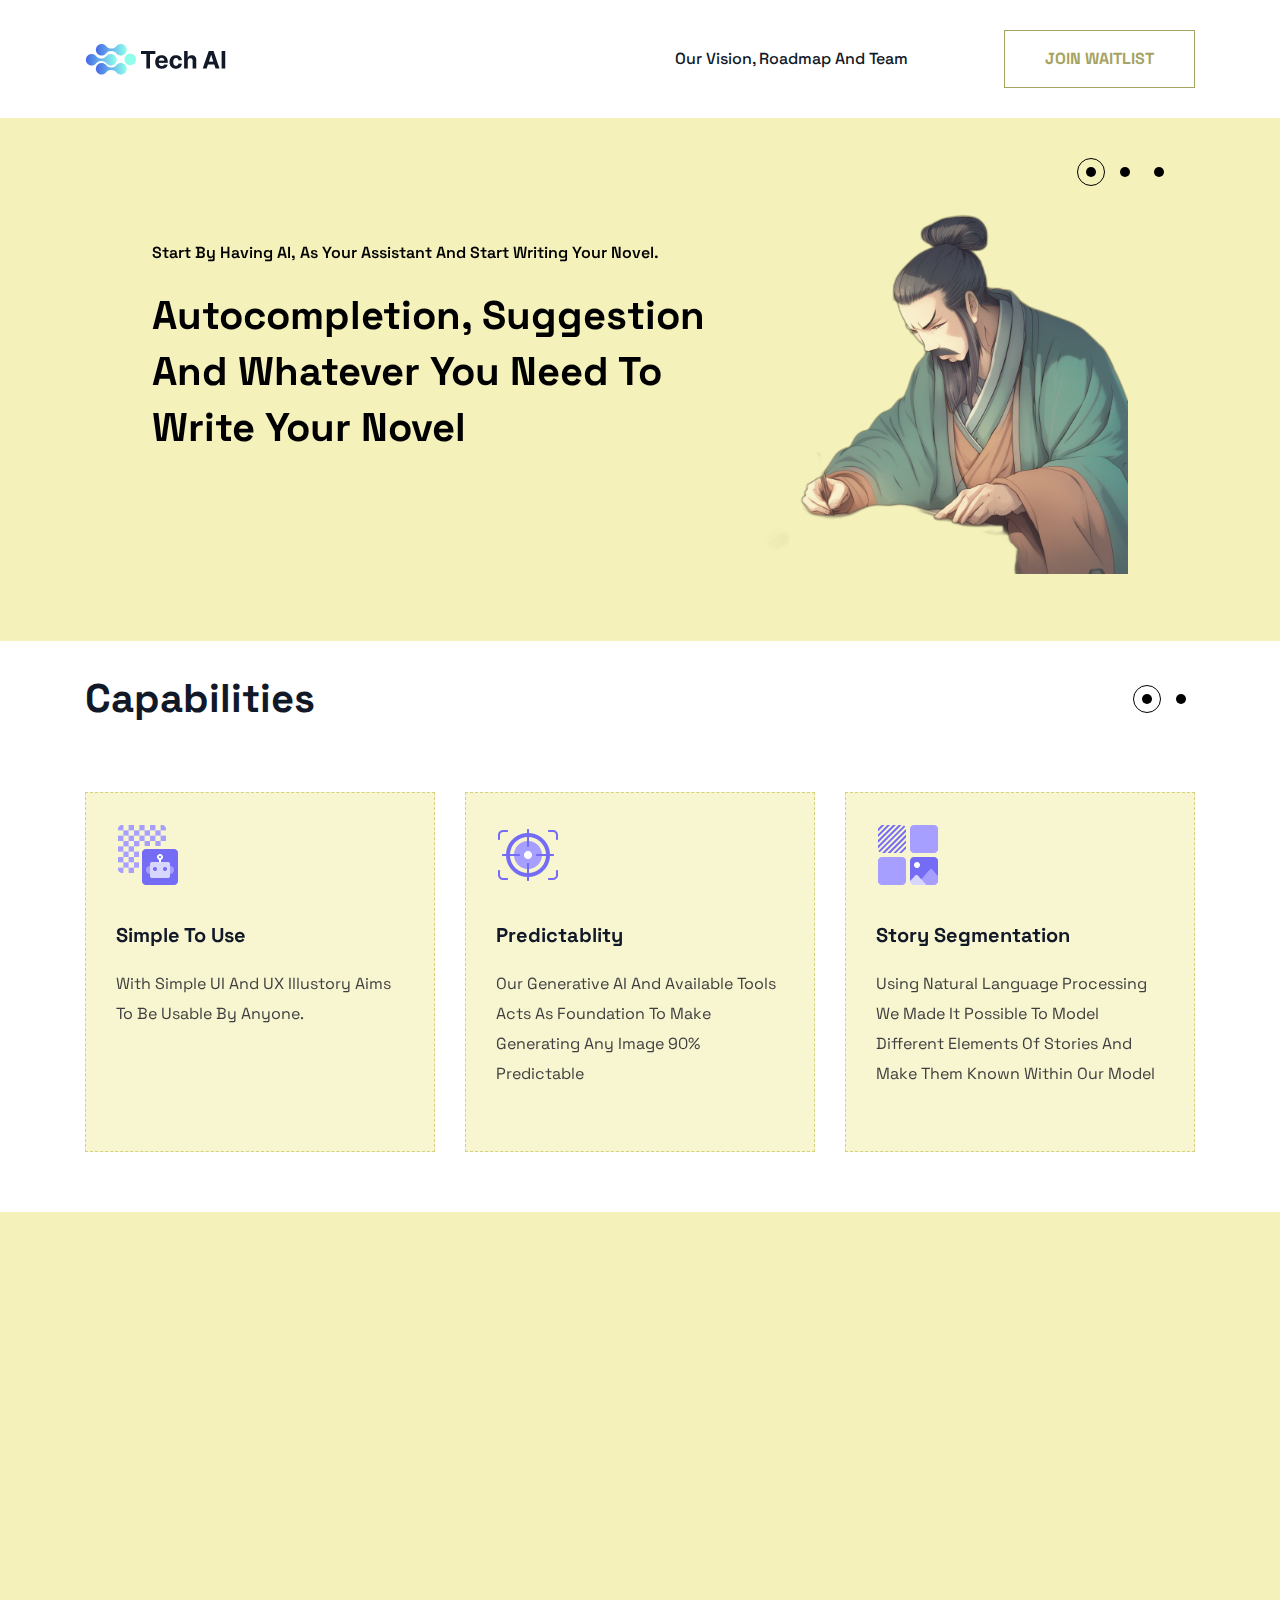
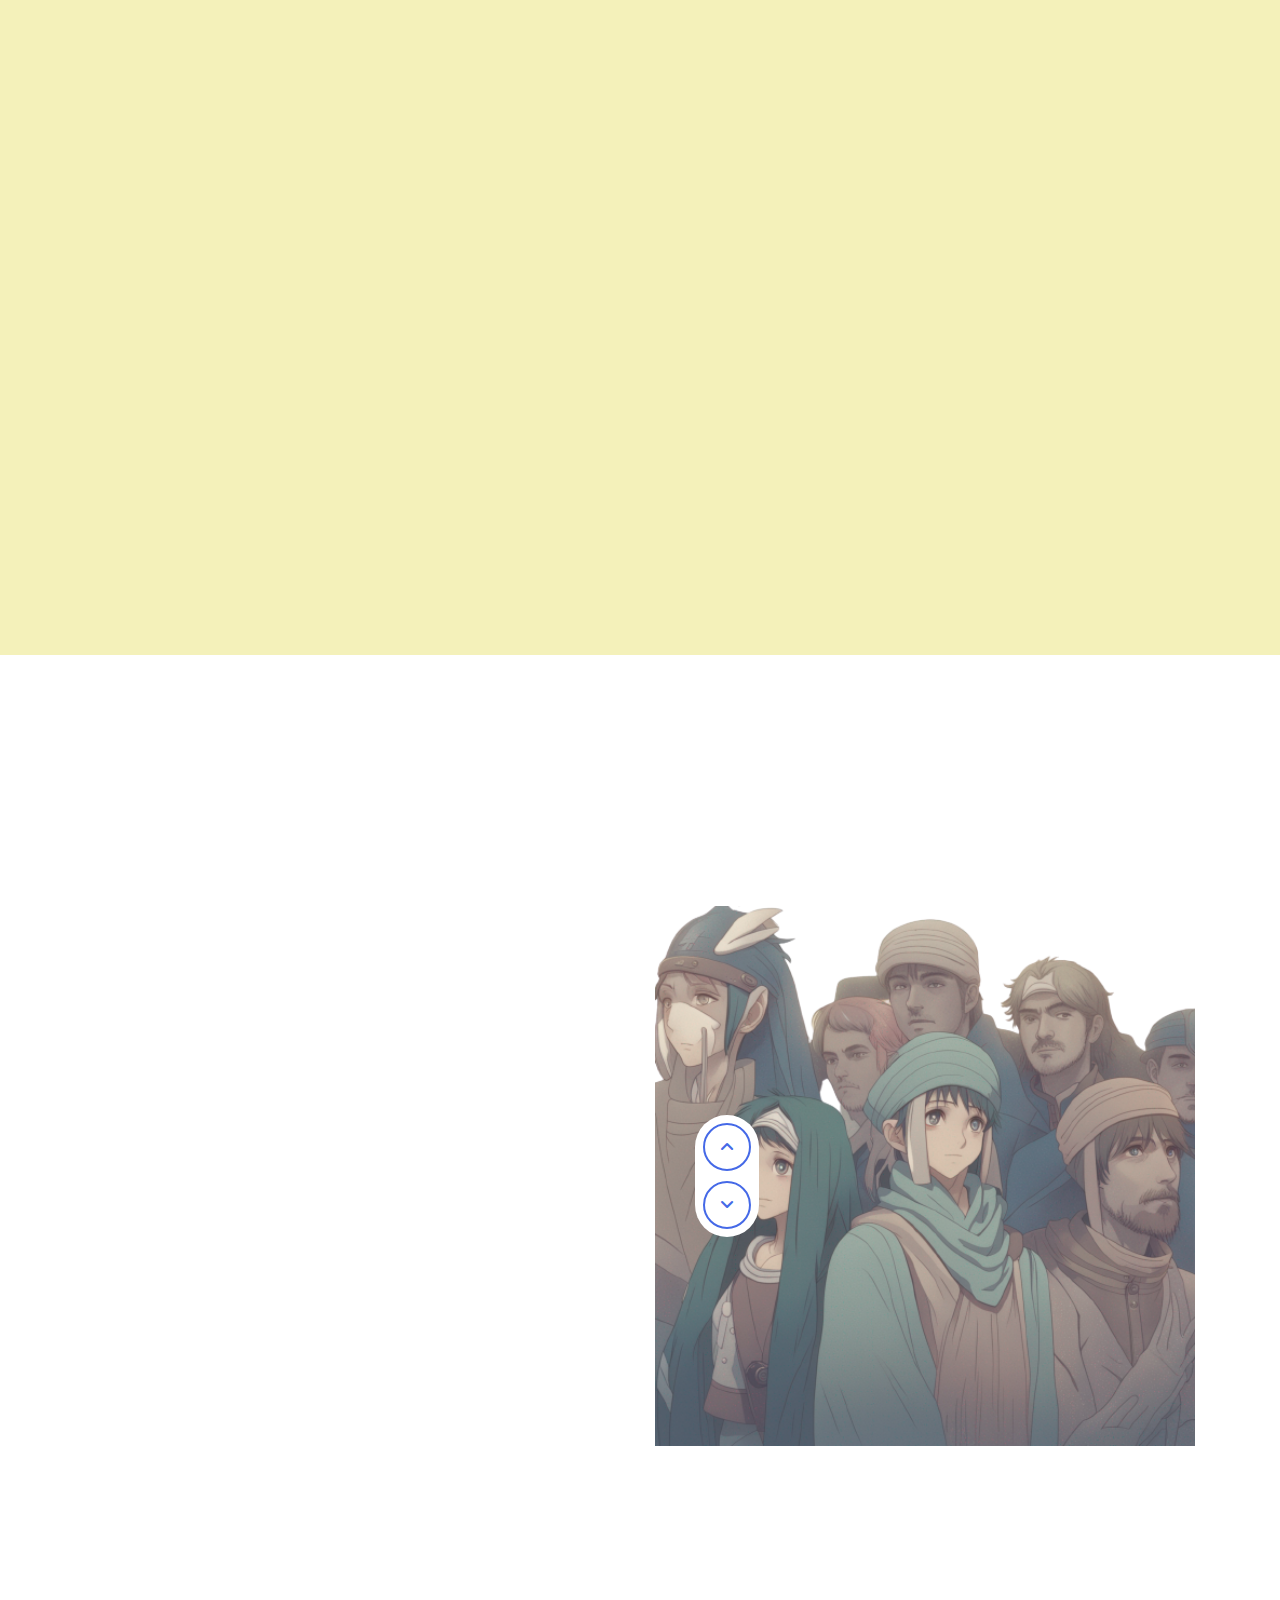
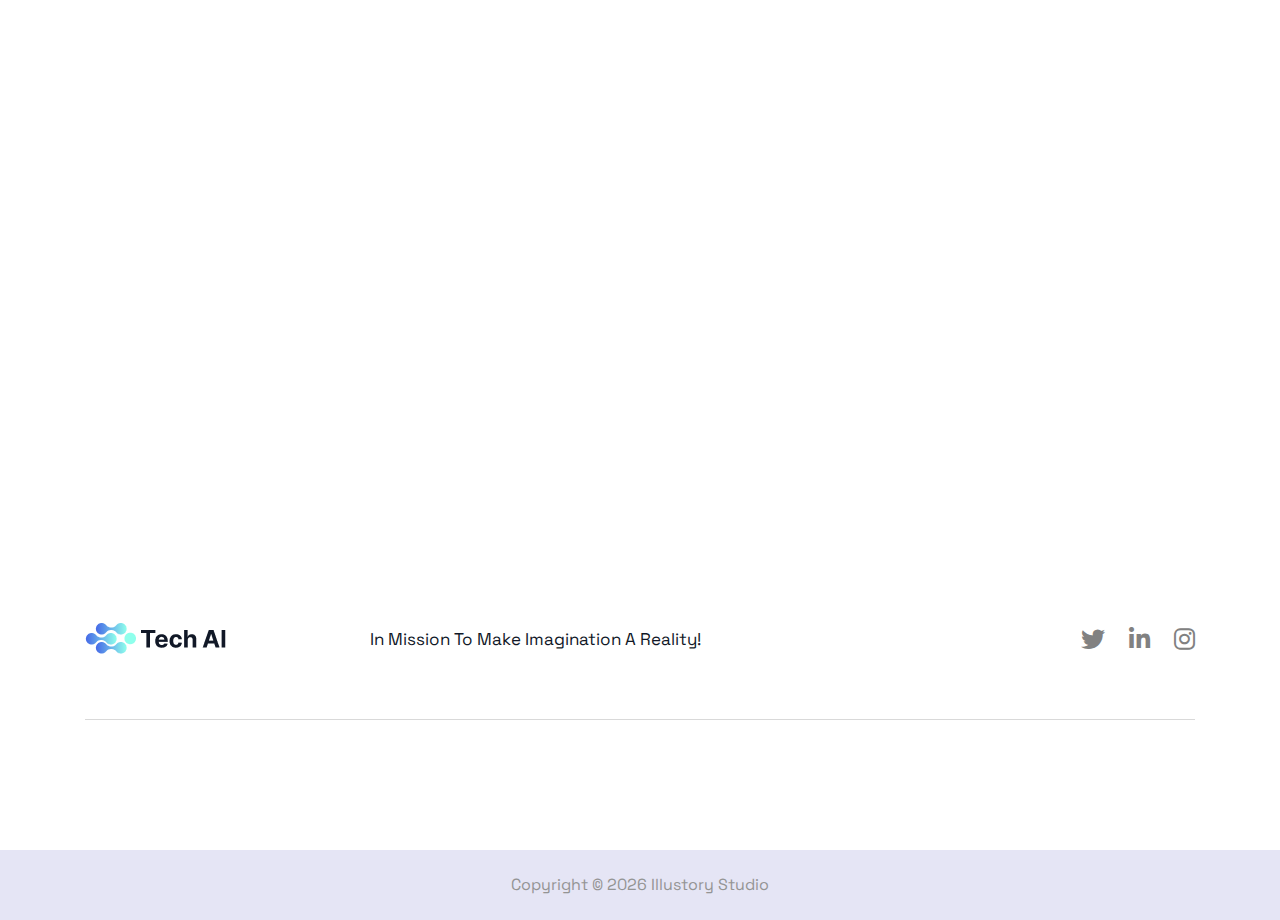
<file: index.html>
<!DOCTYPE html>
<html lang="en">
  <head>
    <!-- required meta -->
    <meta charset="UTF-8" />
    <meta http-equiv="X-UA-Compatible" content="IE=edge" />
    <meta name="viewport" content="width=device-width, initial-scale=1.0" />
    <!-- #favicon -->
    <link
      rel="shortcut icon"
      href="assets/images/favicon.png"
      type="image/x-icon"
    />
    <!-- #title -->
    <title>Illustory Studio | Turn Every Novelist Into An Artist</title>
    <!-- #keywords -->
    <meta name="keywords" content="(keywords)" />
    <!-- #description -->
    <meta name="description" content="AI Toolkit HTML5 Template" />
    <!-- ==== css dependencies start ==== -->
    <!-- bootstrap five css -->
    <link
      rel="stylesheet"
      href="assets/vendor/bootstrap/css/bootstrap.min.css"
    />
    <!-- font awesome six css -->
    <link rel="stylesheet" href="assets/vendor/font-awesome/css/all.min.css" />
    <!-- custom icon css -->
    <link rel="stylesheet" href="assets/vendor/glyphter/css/Glyphter.css" />
    <!-- nice select css -->
    <link
      rel="stylesheet"
      href="assets/vendor/nice-select/css/nice-select.css"
    />
    <!-- magnific popup css -->
    <link
      rel="stylesheet"
      href="assets/vendor/magnific-popup/css/magnific-popup.css"
    />
    <!-- slick css -->
    <link rel="stylesheet" href="assets/vendor/slick/css/slick.css" />
    <!-- animate css -->
    <link rel="stylesheet" href="assets/vendor/animate/animate.css" />
    <!-- google font source -->
    <link rel="preconnect" href="https://fonts.googleapis.com/" />
    <link rel="preconnect" href="https://fonts.gstatic.com/" crossorigin />
    <link
      href="https://fonts.googleapis.com/css2?family=Space+Grotesk:wght@300;400;500;600;700&amp;display=swap"
      rel="stylesheet"
    />
    <!-- ==== / css dependencies end ==== -->
    <!-- main css -->
    <link rel="stylesheet" href="assets/css/main.css" />
  </head>
  <body>
    <!-- preloader -->
    <div id="preloader">
      <div id="loader"></div>
    </div>
    <!-- ==== page wrapper start ==== -->
    <div class="my-app home-three-light">
      <!-- ==== header start ==== -->
      <header class="header header--light">
        <div class="container">
          <div class="row">
            <div class="col-lg-12">
              <nav class="nav">
                <div class="nav__content">
                  <div class="nav__logo">
                    <a href="index.html">
                      <img src="assets/images/logo.png" alt="Logo" />
                    </a>
                  </div>
                  <div class="nav__menu">
                    <div class="nav__menu-logo d-flex d-xl-none">
                      <a href="index.html" class="text-center hide-nav">
                        <img src="assets/images/logo.png" alt="Logo" />
                      </a>
                      <button
                        aria-label="close the menu"
                        class="nav__menu-close"
                      >
                        <i class="fa-solid fa-xmark"></i>
                      </button>
                    </div>
                    <ul class="nav__menu-items">
                      <li class="nav__menu-item">
                        <a href="Roadmap.html" class="nav__menu-link hide-nav">
                          Our Vision, Roadmap And Team
                        </a>
                      </li>
                      <li class="nav__menu-item d-block d-md-none">
                        <a href="register.html" class="btn btn--secondary">
                          JOIN WAITLIST
                        </a>
                      </li>
                    </ul>
                  </div>
                  <div class="nav__uncollapsed">
                    <div class="nav__uncollapsed-item d-none d-md-flex">
                      <a href="register.html" class="btn btn--secondary">
                        JOIN WAITLIST
                      </a>
                    </div>
                    <button class="nav__bar d-block d-xl-none">
                      <span class="icon-bar top-bar"></span>
                      <span class="icon-bar middle-bar"></span>
                      <span class="icon-bar bottom-bar"></span>
                    </button>
                  </div>
                </div>
              </nav>
            </div>
          </div>
        </div>
        <div class="backdrop"></div>
      </header>
      <!-- ==== / header end ==== -->

      <!-- ==== banner start ==== -->
      <section class="banner-three bg-img">
        <div class="container-fluid">
          <div class="container">
            <div class="row">
              <div class="col-12">
                <div
                  class="banner-three__inner bg-img wow fadeInUp"
                  data-wow-duration="600ms"
                  data-wow-delay="300ms"
                >
                  <div class="banner-three-slider">
                    <div class="banner-three__single">
                      <div class="row items-gap align-items-center">
                        <div class="col-12 col-xl-7">
                          <div class="banner-three__content">
                            <p>
                              Start by Having AI, as your assistant and start
                              writing your novel.
                            </p>
                            <h1 class="h2-light">
                              Autocompletion, Suggestion and whatever you need
                              to write your novel
                            </h1>
                            <div class="section__content-cta"></div>
                          </div>
                        </div>
                        <div class="col-12 col-xl-5">
                          <div class="banner-three__thumb">
                            <img src="assets/writer.png" alt="Image" />
                          </div>
                        </div>
                      </div>
                    </div>
                    <div class="banner-three__single">
                      <div class="row items-gap align-items-center">
                        <div class="col-12 col-xl-7">
                          <div class="banner-three__content">
                            <p>
                              To Drawing and Generating your imagined scenes.
                              With any Style You Want including comics, manga,
                              webtoons and more
                            </p>
                            <h1 class="h2-light">
                              Using our predictable AI Generate, Inhance or Even
                              Draw Images Of Your Graphical Novels ..
                            </h1>
                          </div>
                        </div>
                        <div class="col-12 col-xl-5">
                          <div class="banner-three__thumb">
                            <img src="assets/artist.png" alt="Image" />
                          </div>
                        </div>
                      </div>
                    </div>
                    <div class="banner-three__single">
                      <div class="row items-gap align-items-center">
                        <div class="col-12 col-xl-7">
                          <div class="banner-three__content">
                            <p>
                              And Soon You Can Turn Your Novel Or Graphical
                              Novel Into 2D or 3D Animations.
                            </p>
                            <h1 class="h2-light">
                              Apply Motion Using AI With Your Supervision And
                              Export Videos Of Your Animations
                            </h1>
                          </div>
                        </div>
                        <div class="col-12 col-xl-5">
                          <div class="banner-three__thumb">
                            <img src="assets/vr.png" alt="Image" />
                          </div>
                        </div>
                      </div>
                    </div>
                  </div>
                  <div class="cmn-pagination banner-three-pagination"></div>
                </div>
              </div>
            </div>
          </div>
        </div>
      </section>
      <!-- ==== / banner end ==== -->

      <!-- ==== eraser start ==== -->
      <section class="section_in eraser pb-0">
        <div class="container">
          <div class="row justify-content-center">
            <div class="col-12">
              <div class="section__header--secondary">
                <div class="row align-items-center items-gap">
                  <div class="col-12 col-lg-8 col-xl-6">
                    <h2
                      class="h2 wow fadeInUp"
                      data-wow-duration="600ms"
                      data-wow-delay="300ms"
                    >
                      Capabilities
                    </h2>
                  </div>
                  <div class="col-12 col-lg-4 col-xl-6">
                    <div
                      class="cmn-pagination cmn-paginaiton-light eraser-pagination"
                    ></div>
                  </div>
                </div>
              </div>
            </div>
          </div>
          <div class="row">
            <div class="col-12">
              <div class="eraser__slider">
                <div class="eraser__slider-item">
                  <div class="thumb">
                    <img src="assets/images/eraser/one.png" alt="Image" />
                  </div>
                  <div class="content">
                    <h5 class="h5">Simple to Use</h5>
                    <p>
                      With Simple UI And UX Illustory Aims To Be Usable By
                      Anyone.
                    </p>
                  </div>
                </div>
                <div class="eraser__slider-item">
                  <div class="thumb">
                    <img src="assets/images/eraser/two.png" alt="Image" />
                  </div>
                  <div class="content">
                    <h5 class="h5">Predictablity</h5>
                    <p>
                      Our Generative AI And Available Tools Acts As Foundation
                      To Make Generating Any Image 90% Predictable
                    </p>
                  </div>
                </div>
                <div class="eraser__slider-item">
                  <div class="thumb">
                    <img src="assets/images/eraser/three.png" alt="Image" />
                  </div>
                  <div class="content">
                    <h5 class="h5">Story Segmentation</h5>
                    <p>
                      Using Natural Language Processing We Made It Possible To
                      Model Different Elements Of Stories And Make Them Known
                      Within Our Model
                    </p>
                  </div>
                </div>
                <div class="eraser__slider-item">
                  <div class="thumb">
                    <img src="assets/images/eraser/four.png" alt="Image" />
                  </div>
                  <div class="content">
                    <h5 class="h5">Share Easily</h5>
                    <p>
                      Export With Any Format PDF, PNG, PHOTOSHOP And more...
                    </p>
                  </div>
                </div>
              </div>
            </div>
          </div>
        </div>
      </section>
      <!-- ==== eraser end ==== -->

      <!-- ==== workflow start ==== -->
      <section class="section workflow bg-img">
        <div class="container mt-5">
          <div class="row items-gap align-items-center">
            <div class="col-12 col-lg-6">
              <div
                class="workflow__thumb wow fadeInUp"
                data-wow-duration="600ms"
                data-wow-delay="300ms"
              >
                <div class="thumb-top">
                  <img src="assets/leader.png" alt="Image" />
                </div>
              </div>
            </div>
            <div class="col-12 col-lg-6">
              <div
                class="workflow__content section__content m-0 wow fadeInUp"
                data-wow-duration="600ms"
                data-wow-delay="600ms"
              >
                <h2 class="h2">A New Era Of Story Visulization</h2>
                <div class="paragraph">
                  <p class="fw-6">
                    Illustory Aims To Be The First Story Visulization Platform
                    That Uses AI As It's Core
                  </p>
                  <p>
                    Powered with Generative AI and Natural Language Segmentation
                    Illustory acts as an assistant to novelists and artists to
                    reduce time and cost involved within the process of
                    Visulization of a story
                  </p>
                </div>
              </div>
            </div>
          </div>
        </div>
      </section>
      <!-- ==== / workflow end ==== -->

      <!-- ==== testimonial start ==== -->
      <section class="section testimonial-three review review-light">
        <div class="container">
          <div class="row">
            <div class="col-12">
              <div
                class="section__header wow fadeInUp"
                data-wow-duration="600ms"
                data-wow-delay="300ms"
              >
                <h2 class="h2">our Customer Reviews</h2>
              </div>
            </div>
          </div>
          <div class="row items-gap align-items-center">
            <div class="col-12 col-lg-6">
              <div class="testimonial-three__slider">
                <div
                  class="review__single wow fadeInUp"
                  data-wow-duration="600ms"
                  data-wow-delay="600ms"
                >
                  <div class="review-head">
                    <div class="review__icons">
                      <i class="fa-solid fa-star"></i>
                      <i class="fa-solid fa-star"></i>
                      <i class="fa-solid fa-star"></i>
                      <i class="fa-solid fa-star"></i>
                      <i class="fa-solid fa-star"></i>
                    </div>
                  </div>
                  <div class="review-content">
                    <p class="fw-7">
                      I've used illustory to generate multiple stories and it's
                      facinating how much time i can save using illustory.
                    </p>
                  </div>
                  <div class="review-meta">
                    <div class="thumb">
                      <img src="assets/images/review/three.png" alt="Image" />
                    </div>
                    <div class="content">
                      <p class="h6">Emad Fanaeian</p>
                      <p>CEO, illustory</p>
                    </div>
                  </div>
                </div>
              </div>
            </div>
            <div class="col-12 col-lg-6">
              <div class="testimonial-three-thumb">
                <img src="assets/people.png" alt="Image" />
                <div class="testimonial-switch">
                  <button
                    class="prev-testimonial-three"
                    aria-label="previous slider"
                  >
                    <i class="fa-solid fa-angle-up"></i>
                  </button>
                  <button
                    class="next-testimonial-three"
                    aria-label="next slider"
                  >
                    <i class="fa-solid fa-angle-down"></i>
                  </button>
                </div>
              </div>
            </div>
          </div>
        </div>
      </section>
      <!-- ==== / testimonial end ==== -->
      <!-- ==== update cta start ==== -->
      <section class="section update-cta pb-0">
        <div class="container">
          <div class="row">
            <div class="col-12">
              <div
                class="update-cta__inner bg-img wow fadeInUp"
                data-wow-duration="600ms"
                data-wow-delay="300ms"
                data-background="assets/images/update-cta-bg.png"
              >
                <div class="section__header">
                  <h2 class="h2">Get updates</h2>
                  <p>
                    Sign up to our newsletter to receive information about new
                    products, special offers and updates.
                  </p>
                </div>
                <form action="#" method="post">
                  <div class="mail-group-two">
                    <input
                      type="email"
                      name="subscribe-news-two"
                      id="subscribeNewsTwo"
                      placeholder="enter your email"
                      required
                    />
                    <button
                      type="submit"
                      aria-label="subscribe to our newsletter"
                      class="btn btn--nonary"
                    >
                      <span>join now</span>
                      <i class="fa-regular fa-paper-plane"></i>
                    </button>
                  </div>
                </form>
              </div>
            </div>
          </div>
        </div>
      </section>
      <!-- ==== / update cta end ==== -->

      <!-- ==== footer start ==== -->
      <footer class="footer footer-three section pb-0">
        <div class="container">
          <div class="row items-gap align-items-center top-break">
            <div class="col-12 col-lg-3">
              <div class="logo">
                <a href="index.html">
                  <img src="assets/images/logo.png" alt="Image" />
                </a>
              </div>
            </div>
            <div class="col-12 col-lg-6 col-xxl-5 offset-xxl-1">
              <p>In mission to make imagination a reality!</p>
            </div>
            <div class="col-12 col-lg-3">
              <div class="social justify-content-start justify-content-lg-end">
                <a
                  href="https://twitter.com/illustorystudio/"
                  aria-label="social media"
                >
                  <i class="fa-brands fa-twitter"></i>
                </a>
                <a
                  href="https://linkedin.com/company/illustorystudio"
                  aria-label="social media"
                >
                  <i class="fa-brands fa-linkedin-in"></i>
                </a>
                <a
                  href="https://instagram.com/illustory.studio"
                  aria-label="social media"
                >
                  <i class="fa-brands fa-instagram"></i>
                </a>
              </div>
            </div>
          </div>
          <hr id="footer-break" />
          <div class="row items-gap-two">
            <div class="col-12 col-sm-6 col-lg-3">
              <div
                class="footer__single wow fadeInUp"
                data-wow-duration="600ms"
              >
                <!-- 
                <h5 class="h5">photo Editing</h5>
                <ul>
                  <li>
                    <a href="use-case.html"> Image Cropper</a>
                  </li>
                  <li>
                    <a href="use-case.html"> Image Resizer</a>
                  </li>
                  <li>
                    <a href="use-case.html"> Image Rotator</a>
                  </li>
                  <li>
                    <a href="use-case.html"> Image Flipper</a>
                  </li>
                </ul>
              --></div>
            </div>
            <div class="col-12 col-sm-6 col-lg-3">
              <div
                class="footer__single wow fadeInUp"
                data-wow-duration="600ms"
                data-wow-delay="200ms"
              >
                <!-- 
                <h5 class="h5">About tech AI</h5>
                <ul>
                  <li>
                    <a href="about-us.html">About</a>
                  </li>
                  <li>
                    <a href="blog.html">Blog</a>
                  </li>
                  <li>
                    <a href="sign-in.html">Sign in</a>
                  </li>
                  <li>
                    <a href="register.html">Register</a>
                  </li>
                  <li>
                    <a href="contact-us.html">Contact</a>
                  </li>
                </ul>
              --></div>
            </div>
            <div class="col-12 col-sm-6 col-lg-3">
              <div
                class="footer__single wow fadeInUp"
                data-wow-duration="600ms"
                data-wow-delay="400ms"
              >
                <!-- 
                <h5 class="h5">Creativity</h5>
                <ul>
                  <li>
                    <a href="use-case.html"> AI Photo Restorer</a>
                  </li>
                  <li>
                    <a href="use-case.html">Toongineer Cartoonizer</a>
                  </li>
                  <li>
                    <a href="use-case.html"> VansPortrait</a>
                  </li>
                  <li>
                    <a href="use-case.html"> AI Photo Colorizer</a>
                  </li>
                  <li>
                    <a href="use-case.html">AI Photo Retoucher</a>
                  </li>
                </ul>
              --></div>
            </div>
            <div class="col-12 col-sm-6 col-lg-3">
              <div
                class="footer__single wow fadeInUp"
                data-wow-duration="600ms"
                data-wow-delay="600ms"
              >
                <!-- 
                <h5 class="h5">support</h5>
                <ul>
                  <li>
                    <a href="about-us.html">Privacy Policy</a>
                  </li>
                  <li>
                    <a href="about-us.html">Terms of Service</a>
                  </li>
                  <li>
                    <a href="about-us.html">Cookie Policy</a>
                  </li>
                  <li>
                    <a href="use-case.html">FAQ</a>
                  </li>
                  <li>
                    <a href="contact-us.html">Helpdesk</a>
                  </li>
                </ul>
              --></div>
            </div>
          </div>
        </div>
        <div class="copyright text-center">
          <p>
            Copyright &copy;
            <span id="copyYear"></span>
            <a href="index.html">Illustory Studio</a>
          </p>
        </div>
      </footer>
      <!-- ==== / footer end ==== -->
    </div>
    <!-- ==== / page wrapper end ==== -->
    <!-- scroll to top -->
    <div class="progress-wrap">
      <svg
        class="progress-circle svg-content"
        width="100%"
        height="100%"
        viewBox="-1 -1 102 102"
      >
        <path d="M50,1 a49,49 0 0,1 0,98 a49,49 0 0,1 0,-98" />
      </svg>
    </div>
    <!-- ==== js dependencies start ==== -->
    <!-- jquery -->
    <script src="assets/vendor/jquery/jquery-3.7.0.min.js"></script>
    <!-- bootstrap five js -->
    <script src="assets/vendor/bootstrap/js/bootstrap.bundle.min.js"></script>
    <!-- nice select js -->
    <script src="assets/vendor/nice-select/js/jquery.nice-select.min.js"></script>
    <!-- magnific popup js -->
    <script src="assets/vendor/magnific-popup/js/jquery.magnific-popup.min.js"></script>
    <!-- slick js -->
    <script src="assets/vendor/slick/js/slick.min.js"></script>
    <!-- typed js -->
    <script src="assets/vendor/typed-js/typed.umd.js"></script>
    <!-- wow js -->
    <script src="assets/vendor/wow/wow.min.js"></script>
    <!-- ==== / js dependencies end ==== -->
    <!-- plugins js -->
    <script src="assets/js/plugins.js"></script>
    <!-- main js -->
    <script src="assets/js/main.js"></script>
  </body>

  <!-- Mirrored from gramentheme.com/html/techai/index-three-light.html by HTTrack Website Copier/3.x [XR&CO'2014], Mon, 17 Jul 2023 18:20:13 GMT -->
</html>
</file>
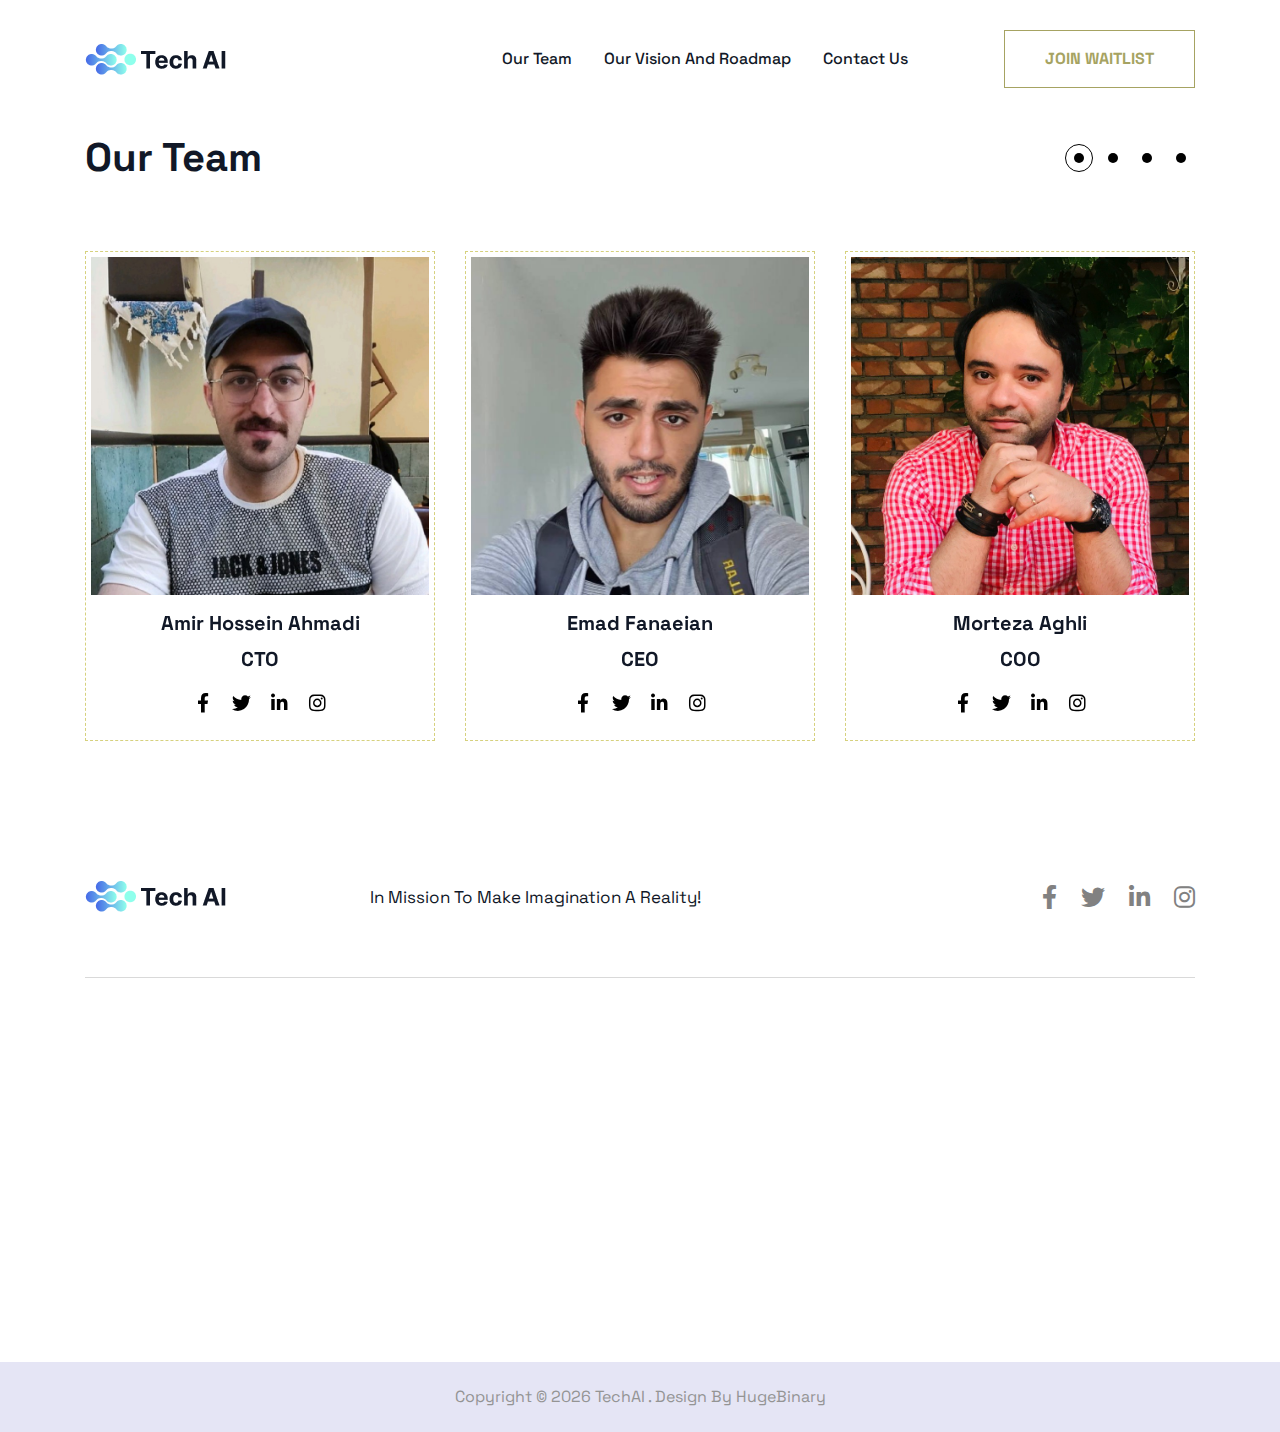
<file: OurTeam.html>
<!DOCTYPE html>
<html lang="en">
  <head>
    <!-- required meta -->
    <meta charset="UTF-8" />
    <meta http-equiv="X-UA-Compatible" content="IE=edge" />
    <meta name="viewport" content="width=device-width, initial-scale=1.0" />
    <!-- #favicon -->
    <link
      rel="shortcut icon"
      href="assets/images/favicon.png"
      type="image/x-icon"
    />
    <!-- #title -->
    <title>TechAi | AI Toolkit HTML5 Template</title>
    <!-- #keywords -->
    <meta name="keywords" content="(keywords)" />
    <!-- #description -->
    <meta name="description" content="AI Toolkit HTML5 Template" />
    <!-- ==== css dependencies start ==== -->
    <!-- bootstrap five css -->
    <link
      rel="stylesheet"
      href="assets/vendor/bootstrap/css/bootstrap.min.css"
    />
    <!-- font awesome six css -->
    <link rel="stylesheet" href="assets/vendor/font-awesome/css/all.min.css" />
    <!-- custom icon css -->
    <link rel="stylesheet" href="assets/vendor/glyphter/css/Glyphter.css" />
    <!-- nice select css -->
    <link
      rel="stylesheet"
      href="assets/vendor/nice-select/css/nice-select.css"
    />
    <!-- magnific popup css -->
    <link
      rel="stylesheet"
      href="assets/vendor/magnific-popup/css/magnific-popup.css"
    />
    <!-- slick css -->
    <link rel="stylesheet" href="assets/vendor/slick/css/slick.css" />
    <!-- animate css -->
    <link rel="stylesheet" href="assets/vendor/animate/animate.css" />
    <!-- google font source -->
    <link rel="preconnect" href="https://fonts.googleapis.com/" />
    <link rel="preconnect" href="https://fonts.gstatic.com/" crossorigin />
    <link
      href="https://fonts.googleapis.com/css2?family=Space+Grotesk:wght@300;400;500;600;700&amp;display=swap"
      rel="stylesheet"
    />
    <!-- ==== / css dependencies end ==== -->
    <!-- main css -->
    <link rel="stylesheet" href="assets/css/main.css" />
    <style>
      .home-three-light .eraser .eraser__slider-item {
        background-color: white !important;
        padding: 5px !important;
      }
      .eraser .eraser__slider-item .thumb {
        margin-bottom: 10px !important;
      }
    </style>
  </head>
  <body>
    <!-- preloader -->
    <div id="preloader">
      <div id="loader"></div>
    </div>
    <!-- ==== page wrapper start ==== -->
    <div class="my-app home-three-light">
      <!-- ==== header start ==== -->
      <header class="header header--light">
        <div class="container">
          <div class="row">
            <div class="col-lg-12">
              <nav class="nav">
                <div class="nav__content">
                  <div class="nav__logo">
                    <a href="index.html">
                      <img src="assets/images/logo.png" alt="Logo" />
                    </a>
                  </div>
                  <div class="nav__menu">
                    <div class="nav__menu-logo d-flex d-xl-none">
                      <a href="index.html" class="text-center hide-nav">
                        <img src="assets/images/logo-two.png" alt="Logo" />
                      </a>
                      <button
                        aria-label="close the menu"
                        class="nav__menu-close"
                      >
                        <i class="fa-solid fa-xmark"></i>
                      </button>
                    </div>
                    <ul class="nav__menu-items">
                      <li class="nav__menu-item">
                        <a href="about-us.html" class="nav__menu-link hide-nav">
                          Our Team
                        </a>
                      </li>
                      <li class="nav__menu-item">
                        <a href="about-us.html" class="nav__menu-link hide-nav">
                          Our Vision And Roadmap
                        </a>
                      </li>
                      <li class="nav__menu-item">
                        <a
                          href="contact-us.html"
                          class="nav__menu-link hide-nav"
                        >
                          Contact Us
                        </a>
                      </li>
                      <li class="nav__menu-item d-block d-md-none">
                        <a href="register.html" class="btn btn--secondary">
                          JOIN WAITLIST
                        </a>
                      </li>
                    </ul>
                    <div class="social">
                      <a href="index.html" aria-label="social media">
                        <i class="fa-brands fa-facebook-f"></i>
                      </a>
                      <a href="index.html" aria-label="social media">
                        <i class="fa-brands fa-twitter"></i>
                      </a>
                      <a href="index.html" aria-label="social media">
                        <i class="fa-brands fa-linkedin-in"></i>
                      </a>
                      <a href="index.html" aria-label="social media">
                        <i class="fa-brands fa-instagram"></i>
                      </a>
                    </div>
                  </div>
                  <div class="nav__uncollapsed">
                    <div class="nav__uncollapsed-item d-none d-md-flex">
                      <a href="register.html" class="btn btn--secondary">
                        JOIN WAITLIST
                      </a>
                    </div>
                    <button class="nav__bar d-block d-xl-none">
                      <span class="icon-bar top-bar"></span>
                      <span class="icon-bar middle-bar"></span>
                      <span class="icon-bar bottom-bar"></span>
                    </button>
                  </div>
                </div>
              </nav>
            </div>
          </div>
        </div>
        <div class="backdrop"></div>
      </header>
      <!-- ==== / header end ==== -->

      <!-- ==== eraser start ==== -->
      <section class="section eraser pb-0">
        <div class="container">
          <div class="row justify-content-center">
            <div class="col-12">
              <div class="section__header--secondary">
                <div class="row align-items-center items-gap">
                  <div class="col-12 col-lg-8 col-xl-6">
                    <h2
                      class="h2 wow fadeInUp"
                      data-wow-duration="600ms"
                      data-wow-delay="300ms"
                    >
                      Our Team
                    </h2>
                  </div>
                  <div class="col-12 col-lg-4 col-xl-6">
                    <div
                      class="cmn-pagination cmn-paginaiton-light eraser-pagination"
                    ></div>
                  </div>
                </div>
              </div>
            </div>
          </div>
          <div class="row">
            <div class="col-12">
              <div class="eraser__slider">
                <div class="eraser__slider-item">
                  <div class="thumb">
                    <img src="assets/team/amirhosseinAhmadi.jpeg" alt="Image" />
                  </div>
                  <div class="content">
                    <h5 class="h5 names">
                      Amir Hossein Ahmadi<br />
                      CTO
                    </h5>
                    <div
                      class="d-flex justify-content-center align-items-center mb-3"
                    >
                      <a
                        class="social-icon"
                        href="index.html"
                        aria-label="social media"
                      >
                        <i class="fa-brands fa-facebook-f"></i>
                      </a>
                      <a
                        class="social-icon"
                        href="index.html"
                        aria-label="social media"
                      >
                        <i class="fa-brands fa-twitter"></i>
                      </a>
                      <a
                        class="social-icon"
                        href="index.html"
                        aria-label="social media"
                      >
                        <i class="fa-brands fa-linkedin-in"></i>
                      </a>
                      <a
                        href="index.html"
                        class="social-icon"
                        aria-label="social media"
                      >
                        <i class="fa-brands fa-instagram"></i>
                      </a>
                    </div>
                  </div>
                </div>

                <div class="eraser__slider-item">
                  <div class="thumb">
                    <img src="assets/team/emadfanaeian.jpeg" alt="Image" />
                  </div>
                  <div class="content">
                    <h5 class="h5 names">
                      Emad Fanaeian<br />
                      CEO
                    </h5>
                    <div
                      class="d-flex justify-content-center align-items-center mb-3"
                    >
                      <a
                        class="social-icon"
                        href="index.html"
                        aria-label="social media"
                      >
                        <i class="fa-brands fa-facebook-f"></i>
                      </a>
                      <a
                        class="social-icon"
                        href="index.html"
                        aria-label="social media"
                      >
                        <i class="fa-brands fa-twitter"></i>
                      </a>
                      <a
                        class="social-icon"
                        href="index.html"
                        aria-label="social media"
                      >
                        <i class="fa-brands fa-linkedin-in"></i>
                      </a>
                      <a
                        href="index.html"
                        class="social-icon"
                        aria-label="social media"
                      >
                        <i class="fa-brands fa-instagram"></i>
                      </a>
                    </div>
                  </div>
                </div>

                <div class="eraser__slider-item">
                  <div class="thumb">
                    <img src="assets/team/mortezaAghli.jpeg" alt="Image" />
                  </div>
                  <div class="content">
                    <h5 class="h5 names">
                      Morteza Aghli<br />
                      COO
                    </h5>
                    <div
                      class="d-flex justify-content-center align-items-center mb-3"
                    >
                      <a
                        class="social-icon"
                        href="index.html"
                        aria-label="social media"
                      >
                        <i class="fa-brands fa-facebook-f"></i>
                      </a>
                      <a
                        class="social-icon"
                        href="index.html"
                        aria-label="social media"
                      >
                        <i class="fa-brands fa-twitter"></i>
                      </a>
                      <a
                        class="social-icon"
                        href="index.html"
                        aria-label="social media"
                      >
                        <i class="fa-brands fa-linkedin-in"></i>
                      </a>
                      <a
                        href="index.html"
                        class="social-icon"
                        aria-label="social media"
                      >
                        <i class="fa-brands fa-instagram"></i>
                      </a>
                    </div>
                  </div>
                </div>

                <div class="eraser__slider-item">
                  <div class="thumb">
                    <img src="assets/team/yasharMoshirfar.jpeg" alt="Image" />
                  </div>
                  <div class="content">
                    <h5 class="h5 names">
                      Yashar Moshirfar<br />
                      CCO
                    </h5>
                    <div
                      class="d-flex justify-content-center align-items-center mb-3"
                    >
                      <a
                        class="social-icon"
                        href="index.html"
                        aria-label="social media"
                      >
                        <i class="fa-brands fa-facebook-f"></i>
                      </a>
                      <a
                        class="social-icon"
                        href="index.html"
                        aria-label="social media"
                      >
                        <i class="fa-brands fa-twitter"></i>
                      </a>
                      <a
                        class="social-icon"
                        href="index.html"
                        aria-label="social media"
                      >
                        <i class="fa-brands fa-linkedin-in"></i>
                      </a>
                      <a
                        href="index.html"
                        class="social-icon"
                        aria-label="social media"
                      >
                        <i class="fa-brands fa-instagram"></i>
                      </a>
                    </div>
                  </div>
                </div>

                <div class="eraser__slider-item">
                  <div class="thumb">
                    <img src="assets/team/AliZarei.jpeg" alt="Image" />
                  </div>
                  <div class="content">
                    <h5 class="h5 names">
                      Ali Zareie <br />
                      AI Specialist
                    </h5>
                    <div
                      class="d-flex justify-content-center align-items-center mb-3"
                    >
                      <a
                        class="social-icon"
                        href="index.html"
                        aria-label="social media"
                      >
                        <i class="fa-brands fa-facebook-f"></i>
                      </a>
                      <a
                        class="social-icon"
                        href="index.html"
                        aria-label="social media"
                      >
                        <i class="fa-brands fa-twitter"></i>
                      </a>
                      <a
                        class="social-icon"
                        href="index.html"
                        aria-label="social media"
                      >
                        <i class="fa-brands fa-linkedin-in"></i>
                      </a>
                      <a
                        href="index.html"
                        class="social-icon"
                        aria-label="social media"
                      >
                        <i class="fa-brands fa-instagram"></i>
                      </a>
                    </div>
                  </div>
                </div>

                <div class="eraser__slider-item">
                  <div class="thumb">
                    <img src="assets/team/omidMardane.jpeg" alt="Image" />
                  </div>
                  <div class="content">
                    <h5 class="h5 names">
                      Omid Mardaneh<br />
                      Senior FrontEnd Developer
                    </h5>
                    <div
                      class="d-flex justify-content-center align-items-center mb-3"
                    >
                      <a
                        class="social-icon"
                        href="index.html"
                        aria-label="social media"
                      >
                        <i class="fa-brands fa-facebook-f"></i>
                      </a>
                      <a
                        class="social-icon"
                        href="index.html"
                        aria-label="social media"
                      >
                        <i class="fa-brands fa-twitter"></i>
                      </a>
                      <a
                        class="social-icon"
                        href="index.html"
                        aria-label="social media"
                      >
                        <i class="fa-brands fa-linkedin-in"></i>
                      </a>
                      <a
                        href="index.html"
                        class="social-icon"
                        aria-label="social media"
                      >
                        <i class="fa-brands fa-instagram"></i>
                      </a>
                    </div>
                  </div>
                </div>

                <div class="eraser__slider-item">
                  <div class="thumb">
                    <img src="assets/team/mohsenShabanian.jpeg" alt="Image" />
                  </div>
                  <div class="content">
                    <h5 class="h5 names">
                      Mohsen Shabanian<br />
                      Senior Backend Developer
                    </h5>
                    <div
                      class="d-flex justify-content-center align-items-center mb-3"
                    >
                      <a
                        class="social-icon"
                        href="index.html"
                        aria-label="social media"
                      >
                        <i class="fa-brands fa-facebook-f"></i>
                      </a>
                      <a
                        class="social-icon"
                        href="index.html"
                        aria-label="social media"
                      >
                        <i class="fa-brands fa-twitter"></i>
                      </a>
                      <a
                        class="social-icon"
                        href="index.html"
                        aria-label="social media"
                      >
                        <i class="fa-brands fa-linkedin-in"></i>
                      </a>
                      <a
                        href="index.html"
                        class="social-icon"
                        aria-label="social media"
                      >
                        <i class="fa-brands fa-instagram"></i>
                      </a>
                    </div>
                  </div>
                </div>

                <div class="eraser__slider-item">
                  <div class="thumb">
                    <img src="assets/team/BahramGhorbani.jpg" alt="Image" />
                  </div>
                  <div class="content">
                    <h5 class="h5 names">
                      Bahram Ghorbani<br />
                      Business Consultant
                    </h5>
                    <div
                      class="d-flex justify-content-center align-items-center mb-3"
                    >
                      <a
                        class="social-icon"
                        href="index.html"
                        aria-label="social media"
                      >
                        <i class="fa-brands fa-facebook-f"></i>
                      </a>
                      <a
                        class="social-icon"
                        href="index.html"
                        aria-label="social media"
                      >
                        <i class="fa-brands fa-twitter"></i>
                      </a>
                      <a
                        class="social-icon"
                        href="index.html"
                        aria-label="social media"
                      >
                        <i class="fa-brands fa-linkedin-in"></i>
                      </a>
                      <a
                        href="index.html"
                        class="social-icon"
                        aria-label="social media"
                      >
                        <i class="fa-brands fa-instagram"></i>
                      </a>
                    </div>
                  </div>
                </div>
              </div>
            </div>
          </div>
        </div>
      </section>
      <!-- ==== eraser end ==== -->

      <!-- ==== footer start ==== -->
      <footer class="footer footer-three section pb-0">
        <div class="container">
          <div class="row items-gap align-items-center top-break">
            <div class="col-12 col-lg-3">
              <div class="logo">
                <a href="index.html">
                  <img src="assets/images/logo.png" alt="Image" />
                </a>
              </div>
            </div>
            <div class="col-12 col-lg-6 col-xxl-5 offset-xxl-1">
              <p>In mission to make imagination a reality!</p>
            </div>
            <div class="col-12 col-lg-3">
              <div class="social justify-content-start justify-content-lg-end">
                <a href="index.html" aria-label="social media">
                  <i class="fa-brands fa-facebook-f"></i>
                </a>
                <a href="index.html" aria-label="social media">
                  <i class="fa-brands fa-twitter"></i>
                </a>
                <a href="index.html" aria-label="social media">
                  <i class="fa-brands fa-linkedin-in"></i>
                </a>
                <a href="index.html" aria-label="social media">
                  <i class="fa-brands fa-instagram"></i>
                </a>
              </div>
            </div>
          </div>
          <hr id="footer-break" />
          <div class="row items-gap-two">
            <div class="col-12 col-sm-6 col-lg-3">
              <div
                class="footer__single wow fadeInUp"
                data-wow-duration="600ms"
              >
                <h5 class="h5">photo Editing</h5>
                <ul>
                  <li>
                    <a href="use-case.html"> Image Cropper</a>
                  </li>
                  <li>
                    <a href="use-case.html"> Image Resizer</a>
                  </li>
                  <li>
                    <a href="use-case.html"> Image Rotator</a>
                  </li>
                  <li>
                    <a href="use-case.html"> Image Flipper</a>
                  </li>
                </ul>
              </div>
            </div>
            <div class="col-12 col-sm-6 col-lg-3">
              <div
                class="footer__single wow fadeInUp"
                data-wow-duration="600ms"
                data-wow-delay="200ms"
              >
                <h5 class="h5">About tech AI</h5>
                <ul>
                  <li>
                    <a href="about-us.html">About</a>
                  </li>
                  <li>
                    <a href="blog.html">Blog</a>
                  </li>
                  <li>
                    <a href="sign-in.html">Sign in</a>
                  </li>
                  <li>
                    <a href="register.html">Register</a>
                  </li>
                  <li>
                    <a href="contact-us.html">Contact</a>
                  </li>
                </ul>
              </div>
            </div>
            <div class="col-12 col-sm-6 col-lg-3">
              <div
                class="footer__single wow fadeInUp"
                data-wow-duration="600ms"
                data-wow-delay="400ms"
              >
                <h5 class="h5">Creativity</h5>
                <ul>
                  <li>
                    <a href="use-case.html"> AI Photo Restorer</a>
                  </li>
                  <li>
                    <a href="use-case.html">Toongineer Cartoonizer</a>
                  </li>
                  <li>
                    <a href="use-case.html"> VansPortrait</a>
                  </li>
                  <li>
                    <a href="use-case.html"> AI Photo Colorizer</a>
                  </li>
                  <li>
                    <a href="use-case.html">AI Photo Retoucher</a>
                  </li>
                </ul>
              </div>
            </div>
            <div class="col-12 col-sm-6 col-lg-3">
              <div
                class="footer__single wow fadeInUp"
                data-wow-duration="600ms"
                data-wow-delay="600ms"
              >
                <h5 class="h5">support</h5>
                <ul>
                  <li>
                    <a href="about-us.html">Privacy Policy</a>
                  </li>
                  <li>
                    <a href="about-us.html">Terms of Service</a>
                  </li>
                  <li>
                    <a href="about-us.html">Cookie Policy</a>
                  </li>
                  <li>
                    <a href="use-case.html">FAQ</a>
                  </li>
                  <li>
                    <a href="contact-us.html">Helpdesk</a>
                  </li>
                </ul>
              </div>
            </div>
          </div>
        </div>
        <div class="copyright text-center">
          <p>
            Copyright &copy;
            <span id="copyYear"></span>
            <a href="index.html">techAI</a>
            . Design By
            <a href="https://themeforest.net/user/hugebinary">HugeBinary</a>
          </p>
        </div>
      </footer>
      <!-- ==== / footer end ==== -->
    </div>
    <!-- ==== / page wrapper end ==== -->
    <!-- scroll to top -->
    <div class="progress-wrap">
      <svg
        class="progress-circle svg-content"
        width="100%"
        height="100%"
        viewBox="-1 -1 102 102"
      >
        <path d="M50,1 a49,49 0 0,1 0,98 a49,49 0 0,1 0,-98" />
      </svg>
    </div>
    <!-- ==== js dependencies start ==== -->
    <!-- jquery -->
    <script src="assets/vendor/jquery/jquery-3.7.0.min.js"></script>
    <!-- bootstrap five js -->
    <script src="assets/vendor/bootstrap/js/bootstrap.bundle.min.js"></script>
    <!-- nice select js -->
    <script src="assets/vendor/nice-select/js/jquery.nice-select.min.js"></script>
    <!-- magnific popup js -->
    <script src="assets/vendor/magnific-popup/js/jquery.magnific-popup.min.js"></script>
    <!-- slick js -->
    <script src="assets/vendor/slick/js/slick.min.js"></script>
    <!-- typed js -->
    <script src="assets/vendor/typed-js/typed.umd.js"></script>
    <!-- wow js -->
    <script src="assets/vendor/wow/wow.min.js"></script>
    <!-- ==== / js dependencies end ==== -->
    <!-- plugins js -->
    <script src="assets/js/plugins.js"></script>
    <!-- main js -->
    <script src="assets/js/main.js"></script>
  </body>

  <!-- Mirrored from gramentheme.com/html/techai/index-three-light.html by HTTrack Website Copier/3.x [XR&CO'2014], Mon, 17 Jul 2023 18:20:13 GMT -->
</html>
</file>
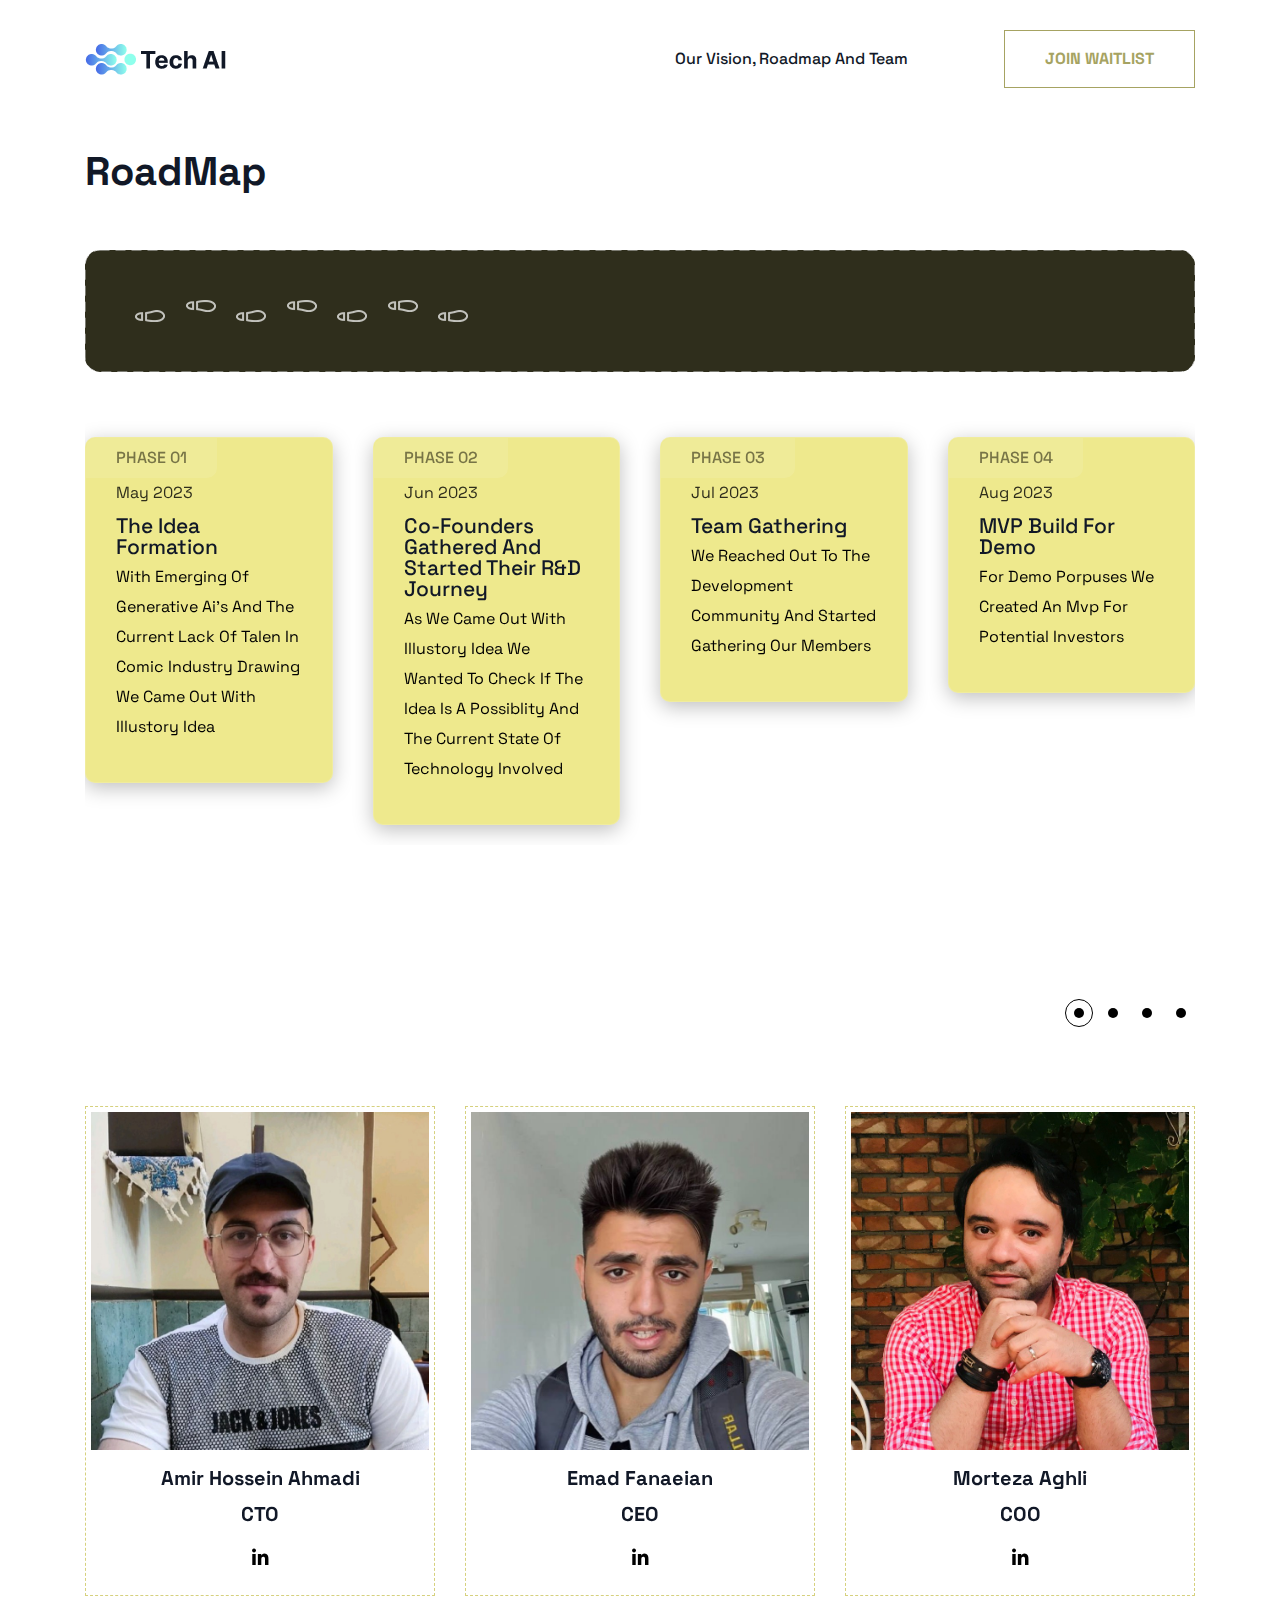
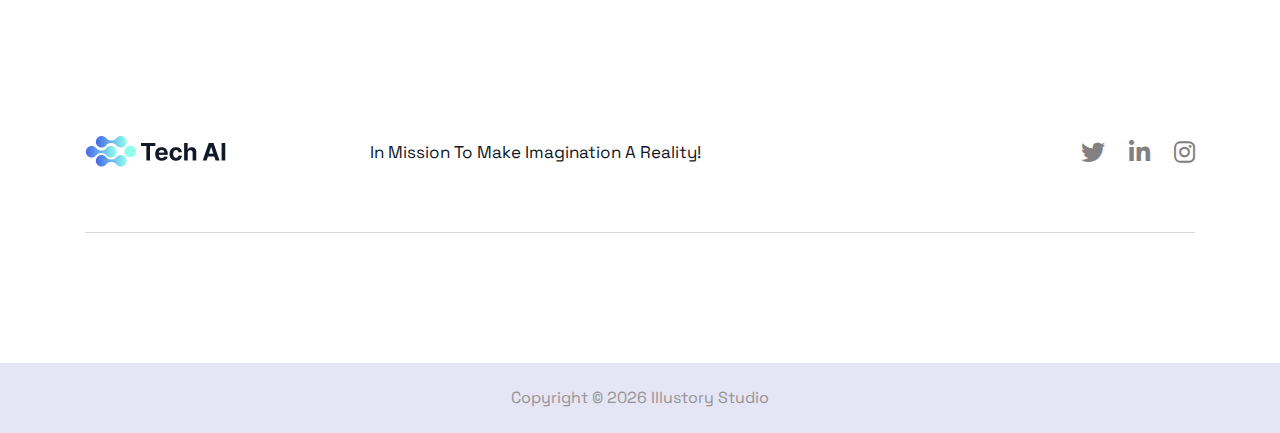
<file: Roadmap.html>
<!DOCTYPE html>
<html lang="en">
  <head>
    <!-- required meta -->
    <meta charset="UTF-8" />
    <meta http-equiv="X-UA-Compatible" content="IE=edge" />
    <meta name="viewport" content="width=device-width, initial-scale=1.0" />
    <!-- #favicon -->
    <link
      rel="shortcut icon"
      href="assets/images/favicon.png"
      type="image/x-icon"
    />
    <!-- #title -->
    <title>TechAi | AI Toolkit HTML5 Template</title>
    <!-- #keywords -->
    <meta name="keywords" content="(keywords)" />
    <!-- #description -->
    <meta name="description" content="AI Toolkit HTML5 Template" />
    <!-- ==== css dependencies start ==== -->

    <link
      rel="stylesheet"
      href="assets/vendor/bootstrap/css/bootstrap.min.css"
    />
    <!-- font awesome six css -->
    <link rel="stylesheet" href="assets/vendor/font-awesome/css/all.min.css" />
    <!-- custom icon css -->
    <link rel="stylesheet" href="assets/vendor/glyphter/css/Glyphter.css" />
    <!-- nice select css -->
    <link
      rel="stylesheet"
      href="assets/vendor/nice-select/css/nice-select.css"
    />
    <!-- magnific popup css -->
    <link
      rel="stylesheet"
      href="assets/vendor/magnific-popup/css/magnific-popup.css"
    />
    <!-- slick css -->
    <link rel="stylesheet" href="assets/vendor/slick/css/slick.css" />
    <!-- animate css -->
    <link rel="stylesheet" href="assets/vendor/animate/animate.css" />
    <!-- google font source -->
    <link rel="preconnect" href="https://fonts.googleapis.com/" />
    <link rel="preconnect" href="https://fonts.gstatic.com/" crossorigin />
    <link
      href="https://fonts.googleapis.com/css2?family=Space+Grotesk:wght@300;400;500;600;700&amp;display=swap"
      rel="stylesheet"
    />
    <!-- ==== / css dependencies end ==== -->
    <!-- main css -->
    <link rel="stylesheet" href="assets/css/main.css" />
    <!-- nice select css -->
    <!-- Swiper css -->
    <link rel="stylesheet" href="assets/css/Swiper.css" />

    <!-- animate css -->
    <link rel="stylesheet" href="assets/vendor/animate/animate.css" />
    <!-- google font source -->
    <link rel="preconnect" href="https://fonts.googleapis.com/" />
    <link rel="preconnect" href="https://fonts.gstatic.com/" crossorigin />
    <link
      href="https://fonts.googleapis.com/css2?family=Space+Grotesk:wght@300;400;500;600;700&amp;display=swap"
      rel="stylesheet"
    />
    <!-- ==== / css dependencies end ==== -->
    <!-- main css -->
    <link rel="stylesheet" href="assets/css/main.css" />
    <style>
      .home-three-light .eraser .eraser__slider-item {
        background-color: white !important;
        padding: 5px !important;
      }
      .eraser .eraser__slider-item .thumb {
        margin-bottom: 10px !important;
      }
    </style>
  </head>
  <body>
    <!-- preloader -->
    <div id="preloader">
      <div id="loader"></div>
    </div>
    <!-- ==== page wrapper start ==== -->
    <div class="my-app home-three-light">
      <!-- ==== header start ==== -->
      <header class="header header--light">
        <div class="container">
          <div class="row">
            <div class="col-lg-12">
              <nav class="nav">
                <div class="nav__content">
                  <div class="nav__logo">
                    <a href="index.html">
                      <img src="assets/images/logo.png" alt="Logo" />
                    </a>
                  </div>
                  <div class="nav__menu">
                    <div class="nav__menu-logo d-flex d-xl-none">
                      <a href="index.html" class="text-center hide-nav">
                        <img src="assets/images/logo.png" alt="Logo" />
                      </a>
                      <button
                        aria-label="close the menu"
                        class="nav__menu-close"
                      >
                        <i class="fa-solid fa-xmark"></i>
                      </button>
                    </div>
                    <ul class="nav__menu-items">
                      <li class="nav__menu-item">
                        <a href="Roadmap.html" class="nav__menu-link hide-nav">
                          Our Vision, Roadmap And Team
                        </a>
                      </li>
                      <li class="nav__menu-item d-block d-md-none">
                        <a href="register.html" class="btn btn--secondary">
                          JOIN WAITLIST
                        </a>
                      </li>
                    </ul>
                  </div>
                  <div class="nav__uncollapsed">
                    <div class="nav__uncollapsed-item d-none d-md-flex">
                      <a href="register.html" class="btn btn--secondary">
                        JOIN WAITLIST
                      </a>
                    </div>
                    <button class="nav__bar d-block d-xl-none">
                      <span class="icon-bar top-bar"></span>
                      <span class="icon-bar middle-bar"></span>
                      <span class="icon-bar bottom-bar"></span>
                    </button>
                  </div>
                </div>
              </nav>
            </div>
          </div>
        </div>
        <div class="backdrop"></div>
      </header>
      <!-- ==== / header end ==== -->

      <!-- Section RoadMap -->
      <section id="roadmap">
        <div class="container">
          <h3 class="fn__maintitle big" data-text="RoadMap" data-align="center">
            RoadMap
          </h3>

          <div class="fn_cs_roadmap">
            <div class="step_holder">
              <div class="step_in"></div>
            </div>
            <div class="slider_holder">
              <div class="swiper-container">
                <div class="swiper-wrapper">
                  <div class="swiper-slide">
                    <div class="item">
                      <span class="icon"></span>
                      <span class="phase">Phase 01</span>
                      <div class="item_in">
                        <p class="date">May 2023</p>
                        <h3 class="title">the idea Formation</h3>
                        <p class="desc">
                          with emerging of generative ai's and the current lack
                          of talen in comic industry drawing we came out with
                          illustory idea
                        </p>
                      </div>
                    </div>
                  </div>

                  <div class="swiper-slide">
                    <div class="item">
                      <span class="icon"></span>
                      <span class="phase">Phase 02</span>
                      <div class="item_in">
                        <p class="date">Jun 2023</p>
                        <h3 class="title">
                          Co-Founders Gathered and started their R&D journey
                        </h3>
                        <p class="desc">
                          as we came out with illustory idea we wanted to check
                          if the idea is a possiblity and the current state of
                          technology involved
                        </p>
                      </div>
                    </div>
                  </div>

                  <div class="swiper-slide">
                    <div class="item">
                      <span class="icon"></span>
                      <span class="phase">Phase 03</span>
                      <div class="item_in">
                        <p class="date">Jul 2023</p>
                        <h3 class="title">Team Gathering</h3>
                        <p class="desc">
                          we reached out to the development community and
                          started gathering our members
                        </p>
                      </div>
                    </div>
                  </div>

                  <div class="swiper-slide">
                    <div class="item">
                      <span class="icon"></span>
                      <span class="phase">Phase 04</span>
                      <div class="item_in">
                        <p class="date">Aug 2023</p>
                        <h3 class="title">MVP Build For Demo</h3>
                        <p class="desc">
                          for demo porpuses we created an mvp for potential
                          investors
                        </p>
                      </div>
                    </div>
                  </div>

                  <div class="swiper-slide">
                    <div class="item">
                      <span class="icon"></span>
                      <span class="phase">Phase 05</span>
                      <div class="item_in">
                        <p class="date">Sep 2023</p>
                        <h3 class="title">Fund Raising</h3>
                        <p class="desc">
                          Investigating VC and Angel investor firms to gather
                          the capital needed for further development and
                          entering the market
                        </p>
                      </div>
                    </div>
                  </div>

                  <div class="swiper-slide">
                    <div class="item">
                      <span class="icon"></span>
                      <span class="phase">Phase 06</span>
                      <div class="item_in">
                        <p class="date">Year1, Q1</p>
                        <h3 class="title">Launch the initial version</h3>
                        <p class="desc">
                          Testing our software for internal use, and making
                          things work.
                        </p>
                      </div>
                    </div>
                  </div>

                  <div class="swiper-slide">
                    <div class="item">
                      <span class="icon"></span>
                      <span class="phase">Phase 07</span>
                      <div class="item_in">
                        <p class="date">Year1, Q2</p>
                        <h3 class="title">Launch product for early users</h3>
                        <p class="desc">
                          In this fase we gather feedback from our first 100
                          users
                        </p>
                      </div>
                    </div>
                  </div>

                  <div class="swiper-slide">
                    <div class="item">
                      <span class="icon"></span>
                      <span class="phase">Phase 08</span>
                      <div class="item_in">
                        <p class="date">Year1, Q3</p>
                        <h3 class="title">Going for the market</h3>
                        <p class="desc">
                          after testing and implementing new feedbacks into
                          improving our product, we're going to move further
                          with marketing
                        </p>
                      </div>
                    </div>
                  </div>

                  <div class="swiper-slide">
                    <div class="item">
                      <span class="icon"></span>
                      <span class="phase">Phase 09</span>
                      <div class="item_in">
                        <p class="date">Year1, Q4</p>
                        <h3 class="title">Community making</h3>
                        <p class="desc">
                          Developing marketplace and a forum to make community
                          activities
                        </p>
                      </div>
                    </div>
                  </div>

                  <div class="swiper-slide">
                    <div class="item">
                      <span class="icon"></span>
                      <span class="phase">Phase 10</span>
                      <div class="item_in">
                        <p class="date">Year2, Q1</p>
                        <h3 class="title">Going for animation industry</h3>
                        <p class="desc">
                          implementing motion making capabilities into our
                          software allowing our users to easily make anime and
                          animations
                        </p>
                      </div>
                    </div>
                  </div>

                  <div class="swiper-slide">
                    <div class="item">
                      <span class="icon"></span>
                      <span class="phase">Phase 11</span>
                      <div class="item_in">
                        <p class="date">Year2, Q2</p>
                        <h3 class="title">Improvement</h3>
                        <p class="desc">
                          inhancing animation tools and starting to work with
                          industry experts, studios and freelancers
                        </p>
                      </div>
                    </div>
                  </div>

                  <div class="swiper-slide">
                    <div class="item">
                      <span class="icon"></span>
                      <span class="phase">Phase 12</span>
                      <div class="item_in">
                        <p class="date">Year 3</p>
                        <h3 class="title">Going Beyond Moon</h3>
                        <p class="desc">
                          Going beyond imagination, beyond anyone can imagine,
                          making imagination come true
                        </p>
                      </div>
                    </div>
                  </div>
                </div>
              </div>
            </div>
          </div>
        </div>
      </section>
      <!-- !Section RoadMap -->

      <!-- ==== eraser start ==== -->
      <section class="section eraser pb-0 pt-0">
        <div class="container">
          <div class="row justify-content-center">
            <div class="col-12">
              <div class="section__header--secondary">
                <div class="row align-items-center items-gap">
                  <div class="col-12 col-lg-8 col-xl-6">
                    <h2
                      class="h2 wow fadeInUp"
                      data-wow-duration="600ms"
                      data-wow-delay="300ms"
                    >
                      Our Team
                    </h2>
                  </div>
                  <div class="col-12 col-lg-4 col-xl-6">
                    <div
                      class="cmn-pagination cmn-paginaiton-light eraser-pagination"
                    ></div>
                  </div>
                </div>
              </div>
            </div>
          </div>
          <div class="row">
            <div class="col-12">
              <div class="eraser__slider">
                <div class="eraser__slider-item">
                  <div class="thumb">
                    <img src="assets/team/amirhosseinAhmadi.jpeg" alt="Image" />
                  </div>
                  <div class="content">
                    <h5 class="h5 names">
                      Amir Hossein Ahmadi<br />
                      CTO
                    </h5>
                    <div
                      class="d-flex justify-content-center align-items-center mb-3"
                    >
                      <a
                        class="social-icon"
                        href="https://linkedin.com/in/saha96/"
                        aria-label="social media"
                      >
                        <i class="fa-brands fa-linkedin-in"></i>
                      </a>
                    </div>
                  </div>
                </div>

                <div class="eraser__slider-item">
                  <div class="thumb">
                    <img src="assets/team/emadfanaeian.jpeg" alt="Image" />
                  </div>
                  <div class="content">
                    <h5 class="h5 names">
                      Emad Fanaeian<br />
                      CEO
                    </h5>
                    <div
                      class="d-flex justify-content-center align-items-center mb-3"
                    >
                      <a
                        class="social-icon"
                        href="https://www.linkedin.com/in/emad-fanaeian/"
                        aria-label="social media"
                      >
                        <i class="fa-brands fa-linkedin-in"></i>
                      </a>
                    </div>
                  </div>
                </div>

                <div class="eraser__slider-item">
                  <div class="thumb">
                    <img src="assets/team/mortezaAghli.jpeg" alt="Image" />
                  </div>
                  <div class="content">
                    <h5 class="h5 names">
                      Morteza Aghli<br />
                      COO
                    </h5>
                    <div
                      class="d-flex justify-content-center align-items-center mb-3"
                    >
                      <a
                        class="social-icon"
                        href="https://www.linkedin.com/in/morteza-aghli-43705560/"
                        aria-label="social media"
                      >
                        <i class="fa-brands fa-linkedin-in"></i>
                      </a>
                    </div>
                  </div>
                </div>

                <div class="eraser__slider-item">
                  <div class="thumb">
                    <img src="assets/team/yasharMoshirfar.jpeg" alt="Image" />
                  </div>
                  <div class="content">
                    <h5 class="h5 names">
                      Yashar Moshirfar<br />
                      CCO
                    </h5>
                    <div
                      class="d-flex justify-content-center align-items-center mb-3"
                    >
                      <a
                        class="social-icon"
                        href="https://www.linkedin.com/in/yashar-moshirfar/"
                        aria-label="social media"
                      >
                        <i class="fa-brands fa-linkedin-in"></i>
                      </a>
                    </div>
                  </div>
                </div>

                <div class="eraser__slider-item">
                  <div class="thumb">
                    <img src="assets/team/AliZarei.jpeg" alt="Image" />
                  </div>
                  <div class="content">
                    <h5 class="h5 names">
                      Ali Zareie <br />
                      AI Specialist
                    </h5>
                    <div
                      class="d-flex justify-content-center align-items-center mb-3"
                    >
                      <a
                        class="social-icon"
                        href="https://www.linkedin.com/in/ali-zareie-az/"
                        aria-label="social media"
                      >
                        <i class="fa-brands fa-linkedin-in"></i>
                      </a>
                    </div>
                  </div>
                </div>

                <div class="eraser__slider-item">
                  <div class="thumb">
                    <img src="assets/team/omidMardane.jpeg" alt="Image" />
                  </div>
                  <div class="content">
                    <h5 class="h5 names">
                      Omid Mardaneh<br />
                      Senior FrontEnd Developer
                    </h5>
                    <div
                      class="d-flex justify-content-center align-items-center mb-3"
                    >
                      <a
                        class="social-icon"
                        href="https://twitter.com/omidmh94"
                        aria-label="social media"
                      >
                        <i class="fa-brands fa-twitter"></i>
                      </a>
                      <a
                        class="social-icon"
                        href="https://www.linkedin.com/in/omid-mardaneh/"
                        aria-label="social media"
                      >
                        <i class="fa-brands fa-linkedin-in"></i>
                      </a>
                    </div>
                  </div>
                </div>

                <div class="eraser__slider-item">
                  <div class="thumb">
                    <img src="assets/team/mohsenShabanian.jpeg" alt="Image" />
                  </div>
                  <div class="content">
                    <h5 class="h5 names">
                      Mohsen Shabanian<br />
                      Senior Backend Developer
                    </h5>
                    <div
                      class="d-flex justify-content-center align-items-center mb-3"
                    >
                      <a
                        class="social-icon"
                        href="https://www.linkedin.com/in/mohsenshabanian/"
                        aria-label="social media"
                      >
                        <i class="fa-brands fa-linkedin-in"></i>
                      </a>
                    </div>
                  </div>
                </div>

                <div class="eraser__slider-item">
                  <div class="thumb">
                    <img src="assets/team/BahramGhorbani.jpg" alt="Image" />
                  </div>
                  <div class="content">
                    <h5 class="h5 names">
                      Bahram Ghorbani<br />
                      Business Consultant
                    </h5>
                    <div
                      class="d-flex justify-content-center align-items-center mb-3"
                    >
                      <a
                        class="social-icon"
                        href="https://www.linkedin.com/in/bahramghorbani/"
                        aria-label="social media"
                      >
                        <i class="fa-brands fa-linkedin-in"></i>
                      </a>
                    </div>
                  </div>
                </div>
              </div>
            </div>
          </div>
        </div>
      </section>
      <!-- ==== eraser end ==== -->

      <!-- ==== footer start ==== -->
      <footer class="footer footer-three section pb-0">
        <div class="container">
          <div class="row items-gap align-items-center top-break">
            <div class="col-12 col-lg-3">
              <div class="logo">
                <a href="index.html">
                  <img src="assets/images/logo.png" alt="Image" />
                </a>
              </div>
            </div>
            <div class="col-12 col-lg-6 col-xxl-5 offset-xxl-1">
              <p>In mission to make imagination a reality!</p>
            </div>
            <div class="col-12 col-lg-3">
              <div class="social justify-content-start justify-content-lg-end">
                <a
                  href="https://twitter.com/illustorystudio/"
                  aria-label="social media"
                >
                  <i class="fa-brands fa-twitter"></i>
                </a>
                <a
                  href="https://linkedin.com/company/illustorystudio"
                  aria-label="social media"
                >
                  <i class="fa-brands fa-linkedin-in"></i>
                </a>
                <a
                  href="https://instagram.com/illustory.studio"
                  aria-label="social media"
                >
                  <i class="fa-brands fa-instagram"></i>
                </a>
              </div>
            </div>
          </div>
          <hr id="footer-break" />
          <div class="row items-gap-two">
            <div class="col-12 col-sm-6 col-lg-3">
              <div
                class="footer__single wow fadeInUp"
                data-wow-duration="600ms"
              >
                <!-- 
                <h5 class="h5">photo Editing</h5>
                <ul>
                  <li>
                    <a href="use-case.html"> Image Cropper</a>
                  </li>
                  <li>
                    <a href="use-case.html"> Image Resizer</a>
                  </li>
                  <li>
                    <a href="use-case.html"> Image Rotator</a>
                  </li>
                  <li>
                    <a href="use-case.html"> Image Flipper</a>
                  </li>
                </ul>
              --></div>
            </div>
            <div class="col-12 col-sm-6 col-lg-3">
              <div
                class="footer__single wow fadeInUp"
                data-wow-duration="600ms"
                data-wow-delay="200ms"
              >
                <!-- 
                <h5 class="h5">About tech AI</h5>
                <ul>
                  <li>
                    <a href="about-us.html">About</a>
                  </li>
                  <li>
                    <a href="blog.html">Blog</a>
                  </li>
                  <li>
                    <a href="sign-in.html">Sign in</a>
                  </li>
                  <li>
                    <a href="register.html">Register</a>
                  </li>
                  <li>
                    <a href="contact-us.html">Contact</a>
                  </li>
                </ul>
              --></div>
            </div>
            <div class="col-12 col-sm-6 col-lg-3">
              <div
                class="footer__single wow fadeInUp"
                data-wow-duration="600ms"
                data-wow-delay="400ms"
              >
                <!-- 
                <h5 class="h5">Creativity</h5>
                <ul>
                  <li>
                    <a href="use-case.html"> AI Photo Restorer</a>
                  </li>
                  <li>
                    <a href="use-case.html">Toongineer Cartoonizer</a>
                  </li>
                  <li>
                    <a href="use-case.html"> VansPortrait</a>
                  </li>
                  <li>
                    <a href="use-case.html"> AI Photo Colorizer</a>
                  </li>
                  <li>
                    <a href="use-case.html">AI Photo Retoucher</a>
                  </li>
                </ul>
              --></div>
            </div>
            <div class="col-12 col-sm-6 col-lg-3">
              <div
                class="footer__single wow fadeInUp"
                data-wow-duration="600ms"
                data-wow-delay="600ms"
              >
                <!-- 
                <h5 class="h5">support</h5>
                <ul>
                  <li>
                    <a href="about-us.html">Privacy Policy</a>
                  </li>
                  <li>
                    <a href="about-us.html">Terms of Service</a>
                  </li>
                  <li>
                    <a href="about-us.html">Cookie Policy</a>
                  </li>
                  <li>
                    <a href="use-case.html">FAQ</a>
                  </li>
                  <li>
                    <a href="contact-us.html">Helpdesk</a>
                  </li>
                </ul>
              --></div>
            </div>
          </div>
        </div>
        <div class="copyright text-center">
          <p>
            Copyright &copy;
            <span id="copyYear"></span>
            <a href="index.html">Illustory Studio</a>
          </p>
        </div>
      </footer>
      <!-- ==== / footer end ==== -->
    </div>
    <!-- ==== / page wrapper end ==== -->
    <!-- scroll to top -->
    <div class="progress-wrap">
      <svg
        class="progress-circle svg-content"
        width="100%"
        height="100%"
        viewBox="-1 -1 102 102"
      >
        <path d="M50,1 a49,49 0 0,1 0,98 a49,49 0 0,1 0,-98" />
      </svg>
    </div>
    <!-- ==== js dependencies start ==== -->
    <!-- jquery -->
    <script src="assets/vendor/jquery/jquery-3.7.0.min.js"></script>
    <!-- swiper -->
    <script src="assets/js/swiper.min.js"></script>
    <!-- rodmap -->
    <script src="assets/js/rodmap.js"></script>
    <!-- bootstrap five js -->
    <script src="assets/vendor/bootstrap/js/bootstrap.bundle.min.js"></script>
    <!-- nice select js -->
    <script src="assets/vendor/nice-select/js/jquery.nice-select.min.js"></script>
    <!-- magnific popup js -->
    <script src="assets/vendor/magnific-popup/js/jquery.magnific-popup.min.js"></script>
    <!-- slick js -->
    <script src="assets/vendor/slick/js/slick.min.js"></script>
    <!-- typed js -->
    <script src="assets/vendor/typed-js/typed.umd.js"></script>
    <!-- wow js -->
    <script src="assets/vendor/wow/wow.min.js"></script>
    <!-- ==== / js dependencies end ==== -->
    <!-- plugins js -->
    <script src="assets/js/plugins.js"></script>
    <!-- main js -->
    <script src="assets/js/main.js"></script>
  </body>
</html>
</file>
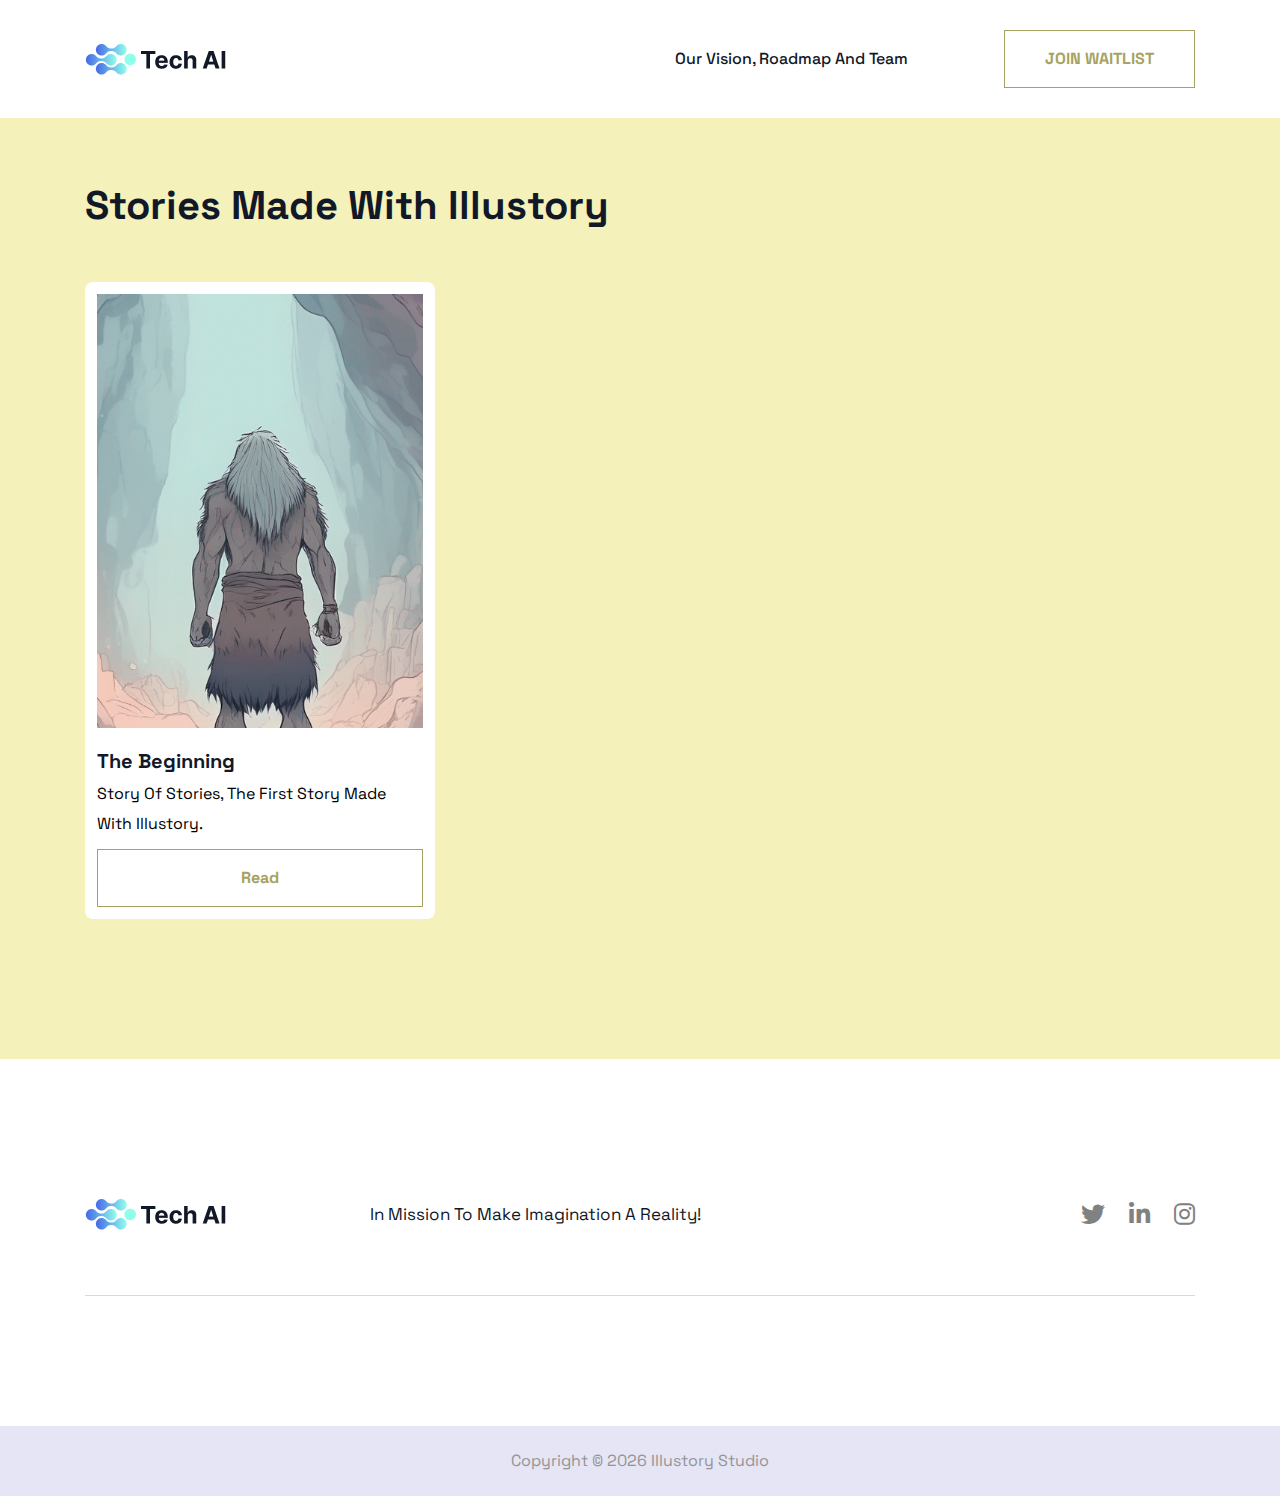
<file: stories.html>
<!DOCTYPE html>
<html lang="en">
  <head>
    <!-- required meta -->
    <meta charset="UTF-8" />
    <meta http-equiv="X-UA-Compatible" content="IE=edge" />
    <meta name="viewport" content="width=device-width, initial-scale=1.0" />
    <!-- #favicon -->
    <link
      rel="shortcut icon"
      href="assets/images/favicon.png"
      type="image/x-icon"
    />
    <!-- #title -->
    <title>Illustory Studio | Turn Every Novelist Into An Artist</title>
    <!-- #keywords -->
    <meta name="keywords" content="(keywords)" />
    <!-- #description -->
    <meta name="description" content="AI Toolkit HTML5 Template" />
    <!-- ==== css dependencies start ==== -->
    <!-- bootstrap five css -->
    <link
      rel="stylesheet"
      href="assets/vendor/bootstrap/css/bootstrap.min.css"
    />
    <!-- font awesome six css -->
    <link rel="stylesheet" href="assets/vendor/font-awesome/css/all.min.css" />
    <!-- custom icon css -->
    <link rel="stylesheet" href="assets/vendor/glyphter/css/Glyphter.css" />
    <!-- nice select css -->
    <link
      rel="stylesheet"
      href="assets/vendor/nice-select/css/nice-select.css"
    />
    <!-- magnific popup css -->
    <link
      rel="stylesheet"
      href="assets/vendor/magnific-popup/css/magnific-popup.css"
    />
    <!-- slick css -->
    <link rel="stylesheet" href="assets/vendor/slick/css/slick.css" />
    <!-- animate css -->
    <link rel="stylesheet" href="assets/vendor/animate/animate.css" />
    <!-- google font source -->
    <link rel="preconnect" href="https://fonts.googleapis.com/" />
    <link rel="preconnect" href="https://fonts.gstatic.com/" crossorigin />
    <link
      href="https://fonts.googleapis.com/css2?family=Space+Grotesk:wght@300;400;500;600;700&amp;display=swap"
      rel="stylesheet"
    />
    <!-- ==== / css dependencies end ==== -->
    <!-- main css -->
    <link rel="stylesheet" href="assets/css/main.css" />
  </head>
  <body>
    <!-- preloader -->
    <div id="preloader">
      <div id="loader"></div>
    </div>
    <div class="my-app home-three-light">
      <!-- ==== header start ==== -->
      <header class="header header--light">
        <div class="container">
          <div class="row">
            <div class="col-lg-12">
              <nav class="nav">
                <div class="nav__content">
                  <div class="nav__logo">
                    <a href="index.html">
                      <img src="assets/images/logo.png" alt="Logo" />
                    </a>
                  </div>
                  <div class="nav__menu">
                    <div class="nav__menu-logo d-flex d-xl-none">
                      <a href="index.html" class="text-center hide-nav">
                        <img src="assets/images/logo.png" alt="Logo" />
                      </a>
                      <button
                        aria-label="close the menu"
                        class="nav__menu-close"
                      >
                        <i class="fa-solid fa-xmark"></i>
                      </button>
                    </div>
                    <ul class="nav__menu-items">
                      <li class="nav__menu-item">
                        <a href="Roadmap.html" class="nav__menu-link hide-nav">
                          Our Vision, Roadmap And Team
                        </a>
                      </li>
                      <li class="nav__menu-item d-block d-md-none">
                        <a href="register.html" class="btn btn--secondary">
                          JOIN WAITLIST
                        </a>
                      </li>
                    </ul>
                  </div>
                  <div class="nav__uncollapsed">
                    <div class="nav__uncollapsed-item d-none d-md-flex">
                      <a href="register.html" class="btn btn--secondary">
                        JOIN WAITLIST
                      </a>
                    </div>
                    <button class="nav__bar d-block d-xl-none">
                      <span class="icon-bar top-bar"></span>
                      <span class="icon-bar middle-bar"></span>
                      <span class="icon-bar bottom-bar"></span>
                    </button>
                  </div>
                </div>
              </nav>
            </div>
          </div>
        </div>
        <div class="backdrop"></div>
      </header>
      <!-- ==== / header end ==== -->

      <section
        class="container-fluid bg-img section"
        style="min-height: 1000px"
      >
        <div class="container stories mt-5">
          <div class="row justify-content-center">
            <div class="col-12">
              <div class="section__header--secondary">
                <div class="row align-items-center items-gap">
                  <div class="col-12 col-lg-8 col-xl-6">
                    <h2
                      class="h2 wow fadeInUp"
                      data-wow-duration="600ms"
                      data-wow-delay="300ms"
                    >
                      Stories Made With Illustory
                    </h2>
                  </div>
                  <div class="col-12 col-lg-4 col-xl-6">
                    <div
                      class="cmn-pagination cmn-paginaiton-light eraser-pagination"
                    ></div>
                  </div>
                </div>
              </div>
            </div>
          </div>
          <div class="row">
            <div
              class="col-lg-4 col-md-6 col-sm-12 mt-5 wow fadeInUp"
              data-wow-duration="600ms"
              data-wow-delay="300ms"
            >
              <div class="story-thumb">
                <div class="thumb story-image">
                  <img
                    src="assets/stories/thumb/the-beginning.png"
                    alt="Image"
                  />
                </div>
                <div class="content">
                  <h5 class="h5">The Beginning</h5>
                  <p>Story of Stories, The First Story Made With Illustory.</p>
                  <a
                    href="stories/comics/the-beginning.html"
                    class="btn btn--secondary"
                    >Read</a
                  >
                </div>
              </div>
            </div>
          </div>
        </div>
      </section>

      <!-- ==== footer start ==== -->
      <footer class="footer footer-three section pb-0">
        <div class="container">
          <div class="row items-gap align-items-center top-break">
            <div class="col-12 col-lg-3">
              <div class="logo">
                <a href="index.html">
                  <img src="assets/images/logo.png" alt="Image" />
                </a>
              </div>
            </div>
            <div class="col-12 col-lg-6 col-xxl-5 offset-xxl-1">
              <p>In mission to make imagination a reality!</p>
            </div>
            <div class="col-12 col-lg-3">
              <div class="social justify-content-start justify-content-lg-end">
                <a
                  href="https://twitter.com/illustorystudio/"
                  aria-label="social media"
                >
                  <i class="fa-brands fa-twitter"></i>
                </a>
                <a
                  href="https://linkedin.com/company/illustorystudio"
                  aria-label="social media"
                >
                  <i class="fa-brands fa-linkedin-in"></i>
                </a>
                <a
                  href="https://instagram.com/illustory.studio"
                  aria-label="social media"
                >
                  <i class="fa-brands fa-instagram"></i>
                </a>
              </div>
            </div>
          </div>
          <hr id="footer-break" />
          <div class="row items-gap-two">
            <div class="col-12 col-sm-6 col-lg-3">
              <div
                class="footer__single wow fadeInUp"
                data-wow-duration="600ms"
              >
                <!-- 
                <h5 class="h5">photo Editing</h5>
                <ul>
                  <li>
                    <a href="use-case.html"> Image Cropper</a>
                  </li>
                  <li>
                    <a href="use-case.html"> Image Resizer</a>
                  </li>
                  <li>
                    <a href="use-case.html"> Image Rotator</a>
                  </li>
                  <li>
                    <a href="use-case.html"> Image Flipper</a>
                  </li>
                </ul>
              --></div>
            </div>
            <div class="col-12 col-sm-6 col-lg-3">
              <div
                class="footer__single wow fadeInUp"
                data-wow-duration="600ms"
                data-wow-delay="200ms"
              >
                <!-- 
                <h5 class="h5">About tech AI</h5>
                <ul>
                  <li>
                    <a href="about-us.html">About</a>
                  </li>
                  <li>
                    <a href="blog.html">Blog</a>
                  </li>
                  <li>
                    <a href="sign-in.html">Sign in</a>
                  </li>
                  <li>
                    <a href="register.html">Register</a>
                  </li>
                  <li>
                    <a href="contact-us.html">Contact</a>
                  </li>
                </ul>
              --></div>
            </div>
            <div class="col-12 col-sm-6 col-lg-3">
              <div
                class="footer__single wow fadeInUp"
                data-wow-duration="600ms"
                data-wow-delay="400ms"
              >
                <!-- 
                <h5 class="h5">Creativity</h5>
                <ul>
                  <li>
                    <a href="use-case.html"> AI Photo Restorer</a>
                  </li>
                  <li>
                    <a href="use-case.html">Toongineer Cartoonizer</a>
                  </li>
                  <li>
                    <a href="use-case.html"> VansPortrait</a>
                  </li>
                  <li>
                    <a href="use-case.html"> AI Photo Colorizer</a>
                  </li>
                  <li>
                    <a href="use-case.html">AI Photo Retoucher</a>
                  </li>
                </ul>
              --></div>
            </div>
            <div class="col-12 col-sm-6 col-lg-3">
              <div
                class="footer__single wow fadeInUp"
                data-wow-duration="600ms"
                data-wow-delay="600ms"
              >
                <!-- 
                <h5 class="h5">support</h5>
                <ul>
                  <li>
                    <a href="about-us.html">Privacy Policy</a>
                  </li>
                  <li>
                    <a href="about-us.html">Terms of Service</a>
                  </li>
                  <li>
                    <a href="about-us.html">Cookie Policy</a>
                  </li>
                  <li>
                    <a href="use-case.html">FAQ</a>
                  </li>
                  <li>
                    <a href="contact-us.html">Helpdesk</a>
                  </li>
                </ul>
              --></div>
            </div>
          </div>
        </div>
        <div class="copyright text-center">
          <p>
            Copyright &copy;
            <span id="copyYear"></span>
            <a href="index.html">Illustory Studio</a>
          </p>
        </div>
      </footer>
      <!-- ==== / footer end ==== -->
    </div>

    <!-- scroll to top -->
    <div class="progress-wrap">
      <svg
        class="progress-circle svg-content"
        width="100%"
        height="100%"
        viewBox="-1 -1 102 102"
      >
        <path d="M50,1 a49,49 0 0,1 0,98 a49,49 0 0,1 0,-98" />
      </svg>
    </div>

    <!-- ==== js dependencies start ==== -->
    <!-- jquery -->
    <script src="assets/vendor/jquery/jquery-3.7.0.min.js"></script>
    <!-- bootstrap five js -->
    <script src="assets/vendor/bootstrap/js/bootstrap.bundle.min.js"></script>
    <!-- nice select js -->
    <script src="assets/vendor/nice-select/js/jquery.nice-select.min.js"></script>
    <!-- magnific popup js -->
    <script src="assets/vendor/magnific-popup/js/jquery.magnific-popup.min.js"></script>
    <!-- slick js -->
    <script src="assets/vendor/slick/js/slick.min.js"></script>
    <!-- typed js -->
    <script src="assets/vendor/typed-js/typed.umd.js"></script>
    <!-- wow js -->
    <script src="assets/vendor/wow/wow.min.js"></script>
    <!-- ==== / js dependencies end ==== -->
    <!-- plugins js -->
    <script src="assets/js/plugins.js"></script>
    <!-- main js -->
    <script src="assets/js/main.js"></script>
  </body>

  <!-- Mirrored from gramentheme.com/html/techai/index-three-light.html by HTTrack Website Copier/3.x [XR&CO'2014], Mon, 17 Jul 2023 18:20:13 GMT -->
</html>
</file>
<file: assets/vendor/glyphter/css/Glyphter.css>
/* Generated by Glyphter (http://www.glyphter.com) on  Sun May 21 2023*/
@font-face {
    font-family: 'Glyphter';
    src: url('../fonts/Glyphter.eot');
    src: url('../fonts/Glyphterd41d.eot?#iefix') format('embedded-opentype'),
         url('../fonts/Glyphter.woff') format('woff'),
         url('../fonts/Glyphter.ttf') format('truetype'),
         url('../fonts/Glyphter.svg#Glyphter') format('svg');
    font-weight: normal;
    font-style: normal;
}
[class*='tech-']:before{
	display: inline-block;
   font-family: 'Glyphter';
   font-style: normal;
   font-weight: normal;
   line-height: 1;
   -webkit-font-smoothing: antialiased;
   -moz-osx-font-smoothing: grayscale
}
.tech-arrow-top:before{content:'\0041';}
.tech-globe:before{content:'\0042';}
.tech-mike:before{content:'\0043';}
.tech-cart:before{content:'\0044';}
.tech-pen:before{content:'\0045';}
.tech-headphone:before{content:'\0046';}
.tech-speaker:before{content:'\0047';}
.tech-plug:before{content:'\0048';}
.tech-cap:before{content:'\0049';}
.tech-camera:before{content:'\004a';}
.tech-left-angle:before{content:'\004b';}
.tech-right-angle:before{content:'\004c';}
.tech-tool-one:before{content:'\004d';}
.tech-tool-two:before{content:'\004e';}
.tech-tool-three:before{content:'\004f';}
.tech-tool-four:before{content:'\0050';}
</file>
<file: assets/vendor/nice-select/css/nice-select.css>
.nice-select {
  -webkit-tap-highlight-color: transparent;
  background-color: #fff;
  border-radius: 5px;
  border: solid 1px #e8e8e8;
  box-sizing: border-box;
  clear: both;
  cursor: pointer;
  display: block;
  float: left;
  font-family: inherit;
  font-size: 14px;
  font-weight: normal;
  height: 42px;
  line-height: 40px;
  outline: none;
  padding-left: 18px;
  padding-right: 30px;
  position: relative;
  text-align: left !important;
  -webkit-transition: all 0.2s ease-in-out;
  transition: all 0.2s ease-in-out;
  -webkit-user-select: none;
     -moz-user-select: none;
      -ms-user-select: none;
          user-select: none;
  white-space: nowrap;
  width: auto; }
  .nice-select:hover {
    border-color: #dbdbdb; }
  .nice-select:active, .nice-select.open, .nice-select:focus {
    border-color: #999; }
  .nice-select:after {
    border-bottom: 2px solid #999;
    border-right: 2px solid #999;
    content: '';
    display: block;
    height: 5px;
    margin-top: -4px;
    pointer-events: none;
    position: absolute;
    right: 12px;
    top: 50%;
    -webkit-transform-origin: 66% 66%;
        -ms-transform-origin: 66% 66%;
            transform-origin: 66% 66%;
    -webkit-transform: rotate(45deg);
        -ms-transform: rotate(45deg);
            transform: rotate(45deg);
    -webkit-transition: all 0.15s ease-in-out;
    transition: all 0.15s ease-in-out;
    width: 5px; }
  .nice-select.open:after {
    -webkit-transform: rotate(-135deg);
        -ms-transform: rotate(-135deg);
            transform: rotate(-135deg); }
  .nice-select.open .list {
    opacity: 1;
    pointer-events: auto;
    -webkit-transform: scale(1) translateY(0);
        -ms-transform: scale(1) translateY(0);
            transform: scale(1) translateY(0); }
  .nice-select.disabled {
    border-color: #ededed;
    color: #999;
    pointer-events: none; }
    .nice-select.disabled:after {
      border-color: #cccccc; }
  .nice-select.wide {
    width: 100%; }
    .nice-select.wide .list {
      left: 0 !important;
      right: 0 !important; }
  .nice-select.right {
    float: right; }
    .nice-select.right .list {
      left: auto;
      right: 0; }
  .nice-select.small {
    font-size: 12px;
    height: 36px;
    line-height: 34px; }
    .nice-select.small:after {
      height: 4px;
      width: 4px; }
    .nice-select.small .option {
      line-height: 34px;
      min-height: 34px; }
  .nice-select .list {
    background-color: #fff;
    border-radius: 5px;
    box-shadow: 0 0 0 1px rgba(68, 68, 68, 0.11);
    box-sizing: border-box;
    margin-top: 4px;
    opacity: 0;
    overflow: hidden;
    padding: 0;
    pointer-events: none;
    position: absolute;
    top: 100%;
    left: 0;
    -webkit-transform-origin: 50% 0;
        -ms-transform-origin: 50% 0;
            transform-origin: 50% 0;
    -webkit-transform: scale(0.75) translateY(-21px);
        -ms-transform: scale(0.75) translateY(-21px);
            transform: scale(0.75) translateY(-21px);
    -webkit-transition: all 0.2s cubic-bezier(0.5, 0, 0, 1.25), opacity 0.15s ease-out;
    transition: all 0.2s cubic-bezier(0.5, 0, 0, 1.25), opacity 0.15s ease-out;
    z-index: 9; }
    .nice-select .list:hover .option:not(:hover) {
      background-color: transparent !important; }
  .nice-select .option {
    cursor: pointer;
    font-weight: 400;
    line-height: 40px;
    list-style: none;
    min-height: 40px;
    outline: none;
    padding-left: 18px;
    padding-right: 29px;
    text-align: left;
    -webkit-transition: all 0.2s;
    transition: all 0.2s; }
    .nice-select .option:hover, .nice-select .option.focus, .nice-select .option.selected.focus {
      background-color: #f6f6f6; }
    .nice-select .option.selected {
      font-weight: bold; }
    .nice-select .option.disabled {
      background-color: transparent;
      color: #999;
      cursor: default; }

.no-csspointerevents .nice-select .list {
  display: none; }

.no-csspointerevents .nice-select.open .list {
  display: block; }
</file>
<file: assets/css/main.css>
/* ==============
 ========= css documentation =========

 * theme name: TechAi
 * version: 1.0
 * description: AI Toolkit HTML5 Template
 * author: HugeBinary
 * author-url: https://themeforest.net/user/hugebinary

 01. abstracts
     1.1 --> mixins
     1.2 --> variables

 02. base
     2.1 --> reset
     2.2 --> typography
     2.3 --> global

 03. components
     3.1 --> buttons
     3.2 --> forms
     3.3 --> preloader

 04. layout
     4.1 --> header
     4.2 --> banner
     4.3 --> footer

 05. sections
     5.01 --> overview
     5.02 --> voice
     5.03 --> clone
     5.04 --> sponsor
     5.05 --> tour
     5.06 --> case slider
     5.07 --> broadcast
     5.08 --> faq
     5.09 --> language
     5.10 --> review
     5.11 --> testimonial two
     5.12 --> generate
     5.13 --> publish
     5.14 --> features
     5.15 --> pricing
     5.16 --> tools
     5.17 --> remove
     5.18 --> workflow
     5.19 --> eraser
     5.20 --> explore
     5.21 --> update cta
     5.22 --> error
     5.23 --> authentication
     5.24 --> contact
     5.25 --> blog
     5.26 --> news section
     5.27 --> team
     5.28 --> about
     5.29 --> use case
     5.30 --> light home pages

 06. responsive

    =========================
============== */
/* ==== 
 --------- (2.1) reset styles start ---------
 ==== */
* {
  margin: 0px;
  padding: 0px;
  box-sizing: border-box;
  text-transform: capitalize;
}
*::-moz-selection {
  color: #ffffff;
  background-color: #1770c8;
}
*::selection {
  color: #ffffff;
  background-color: #1770c8;
}

html {
  scroll-behavior: smooth;
}

body {
  font-family: "Space Grotesk", sans-serif;
  font-size: 16px;
  line-height: 0px;
  font-weight: 400;
  color: #111827;
  background-color: #ffffff;
  overflow-x: clip;
}
body::-webkit-scrollbar {
  width: 5px;
}
body::-webkit-scrollbar-track {
  background-color: #cae6f7;
  border-radius: 5px;
}
body::-webkit-scrollbar-button,
body::-webkit-scrollbar-thumb {
  background-color: #4569e7;
  border-radius: 5px;
}

a,
button {
  text-decoration: none;
  display: inline-flex;
  align-items: center;
  gap: 8px;
  outline: 0px;
  border: 0px;
  transition: all 0.4s ease-in-out;
}
a i,
button i {
  font-size: inherit;
  line-height: inherit;
  color: inherit;
  transition: all 0.4s ease-in-out;
}
a:hover,
button:hover {
  text-decoration: none;
  border: 0px;
  outline: 0px;
}

button {
  cursor: pointer;
  background-color: transparent;
}
button:focus {
  box-shadow: 0px 0px 0px;
}

ul,
ol {
  list-style-type: none;
  list-style-position: inside;
  margin: 0px;
  padding: 0px;
}

blockquote,
hr {
  margin: 0px;
}

hr {
  opacity: 1;
  margin: 0px;
  display: block;
  width: 100%;
  height: 1px;
  border: 0px solid transparent;
}

input,
textarea {
  border: 0px;
  outline: 0px;
}
input:focus,
textarea:focus {
  box-shadow: 0px 0px 0px;
}

input::-webkit-outer-spin-button,
input::-webkit-inner-spin-button {
  -webkit-appearance: none;
  appearance: none;
  margin: 0px;
}
input::-moz-placeholder {
  color: inherit;
  font-size: inherit;
}
input::placeholder {
  color: inherit;
  font-size: inherit;
}

input[type="number"] {
  -moz-appearance: textfield;
  -webkit-appearance: textfield;
  appearance: textfield;
}

input[type="checkbox"] {
  width: initial;
  height: initial;
}

textarea {
  min-height: 150px;
  resize: none;
}

table {
  border-collapse: collapse;
  border-spacing: 0px;
}

iframe {
  border: 0px;
  width: 100%;
}

h1,
.h1,
h2,
.h2,
h3,
.h3,
h4,
.h4,
h5,
.h5,
h6,
.h6,
p {
  padding: 0px;
  margin: 0px;
  font-weight: 700;
  color: #111827;
  font-family: "Space Grotesk", sans-serif;
}

@media only screen and (min-width: 1400px) {
  .container {
    max-width: 1440px;
  }
}
.container {
  padding-left: 15px;
  padding-right: 15px;
}

.row > * {
  padding-left: 15px;
  padding-right: 15px;
}

.row {
  margin-left: -15px;
  margin-right: -15px;
}

.pogat > * {
  margin-bottom: 40px;
}

/* ==== 
 --------- (2.1) reset styles end ---------
 ==== */
/* ==== 
 --------- (2.2) typography styles start ---------
 ==== */
p,
th,
td,
li,
input,
textarea,
select,
label,
blockquote,
q,
strong,
span {
  font-size: 16px;
  line-height: 30px;
  font-weight: 400;
  color: #111827;
  font-family: "Space Grotesk", sans-serif;
}

.text-xl {
  font-size: 24px;
  line-height: 34px;
}

.text-lg {
  font-size: 20px;
  line-height: 30px;
}

.text-md {
  font-size: 16px;
  line-height: 24px;
}

a,
button {
  font-size: 16px;
  line-height: 26px;
  color: #111827;
  font-weight: 500;
  font-family: "Space Grotesk", sans-serif;
  cursor: pointer;
}
a i,
button i {
  color: inherit;
}
a:hover,
button:hover {
  color: #4569e7;
}
a:hover i,
button:hover i {
  color: inherit;
}

h1,
.h1 {
  font-size: 75px;
  line-height: 90px;
}

.h1-light {
  font-size: 70px;
  line-height: 86px;
}

h2,
.h2 {
  font-size: 45px;
  line-height: 60px;
}

.h2-light {
  font-size: 55px;
  line-height: 70px;
}

h3,
.h3 {
  font-size: 40px;
  line-height: 56px;
}

h4,
.h4 {
  font-size: 24px;
  line-height: 40px;
}

h5,
.h5 {
  font-size: 20px;
  line-height: 36px;
}

h6,
.h6 {
  font-size: 18px;
  line-height: 34px;
}

h1 a,
h1 span,
.h1 a,
.h1 span,
h2 a,
h2 span,
.h2 a,
.h2 span,
h3 a,
h3 span,
.h3 a,
.h3 span,
h4 a,
h4 span,
.h4 a,
.h4 span,
h5 a,
h5 span,
.h5 a,
.h5 span,
h6 a,
h6 span,
.h6 a,
.h6 span,
p a,
p span {
  font-family: inherit;
  font-size: inherit;
  line-height: inherit;
  font-weight: inherit;
  color: inherit;
  transition: inherit;
}

/* ==== 
 --------- (2.2) typography styles end ---------
 ==== */
/* ==== 
 --------- (2.3) global styles start ---------
 ==== */
.my-app {
  min-width: 100vw;
  min-height: 100vh;
  overflow-x: clip !important;
}
.my-app::-webkit-scrollbar {
  width: 0px;
  display: none;
}

img {
  max-width: 100%;
  height: auto;
  -o-object-fit: cover;
  object-fit: cover;
  border: 0px;
  outline: 0px;
}

i {
  display: inline-flex;
  align-items: center;
  justify-content: center;
}

.slick-slide {
  margin: 0px 15px;
}
.slick-slide img {
  display: inline-block;
}

.slick-list {
  margin: 0px -15px;
}

.unset {
  max-width: unset;
}

.bg-img {
  background-color: #f4f1ba;
  background-repeat: no-repeat;
  background-size: cover;
  background-position: center center;
}

.dir-rtl {
  direction: rtl;
}

.fw-4 {
  font-weight: 400;
}

.fw-5 {
  font-weight: 500;
}

.fw-6 {
  font-weight: 600;
}

.fw-7 {
  font-weight: 700;
}

.fw-8 {
  font-weight: 800;
}

.bg-primary {
  background-color: #4569e7;
}

.bg-secondary {
  background-color: #192337;
}

.bg-tertiary {
  background-color: #f4f7ff;
}

.bg-quaternary {
  background-color: #d9d9d9;
}

.bg-quinary {
  background-color: #e0013f;
}

.bg-senary {
  background-color: #e5e5f5;
}

.text-primary {
  color: #4569e7;
}

.text-secondary {
  color: #192337;
}

.text-tertiary {
  color: #f4f7ff;
}

.text-quaternary {
  color: #d9d9d9;
}

.text-quinary {
  color: #e0013f;
}

.text-senary {
  color: #e5e5f5;
}

.section {
  padding: 140px 0px;
  position: relative;
  z-index: 1;
  overflow-x: clip !important;
}

.section_in {
  padding: 40px 0px;
  position: relative;
  z-index: 1;
  overflow-x: clip !important;
  margin-bottom: 60px;
}

.section__cta {
  margin-top: 65px;
}

.section__content-cta {
  margin-top: 65px;
}

.items-gap {
  row-gap: 30px;
}

.items-gap-two {
  row-gap: 60px;
}

.section__header {
  margin-bottom: 65px;
  text-align: center;
  margin-top: -10px;
}
.section__header .h2 {
  font-weight: 700;
}
.section__header p {
  color: #ffffff;
  margin-top: 20px;
}
.section__header .max-5 {
  max-width: 500px;
  margin-left: auto;
  margin-right: auto;
}

.section__header--secondary {
  margin-bottom: 65px;
  margin-top: -10px;
}

.section__content {
  margin-top: -10px;
}
.section__content .paragraph {
  margin-top: 30px;
}
.section__content .paragraph p {
  margin-bottom: 30px;
}
.section__content .paragraph p:nth-last-of-type(1) {
  margin-bottom: 0px;
}

.breadcrumb {
  margin-bottom: 0px;
  margin-top: 30px;
}
.breadcrumb .breadcrumb-item,
.breadcrumb a {
  font-size: 16px;
  line-height: 24px;
  font-weight: 600;
  color: #ffffff;
}
.breadcrumb .breadcrumb-item a:hover,
.breadcrumb a a:hover {
  color: #8fffec;
}
.breadcrumb .breadcrumb-item + .breadcrumb-item {
  padding-left: 12px;
}
.breadcrumb .breadcrumb-item + .breadcrumb-item::before {
  padding-right: 12px;
  content: "/";
  font-weight: 600;
  color: #ffffff;
}
.breadcrumb .active {
  color: #ffffff;
}

.social {
  display: flex;
  align-items: center;
  gap: 24px;
  justify-content: center;
}
.social a {
  color: rgba(255, 255, 255, 0.4392156863);
}
.social a:hover {
  color: #192337;
}
.social a i {
  transition: none;
}

.cmn-pagination button {
  text-indent: -9999px;
}
.cmn-pagination .slick-dots {
  display: flex;
  gap: 6px;
  align-items: center;
  justify-content: flex-end;
}
.cmn-pagination .slick-dots button {
  width: 28px;
  height: 28px;
  background-color: transparent;
  border: 1px solid transparent;
  position: relative;
  transition: all 0.4s ease-in-out;
  border-radius: 50%;
}
.cmn-pagination .slick-dots button::before {
  content: "";
  position: absolute;
  top: 50%;
  left: 50%;
  transform: translate(-50%, -50%);
  width: 10px;
  height: 10px;
  background-color: #000;
  border-radius: 50%;
}
.cmn-pagination .slick-dots .slick-active button {
  background-color: transparent;
  border: 1px solid #000;
}

.cmn-pagination-light .slick-dots button::before {
  background-color: #4569e7;
}
.cmn-pagination-light .slick-dots .slick-active button {
  background-color: transparent;
  border: 1px solid #4569e7;
}

@keyframes anime {
  0%,
  100% {
    opacity: 0.3;
    transform: translateX(0px);
  }
  80% {
    opacity: 1;
    transform: translateX(20px);
  }
}
@keyframes animeTwo {
  0%,
  100% {
    opacity: 0.3;
  }
  80% {
    opacity: 1;
  }
}
@keyframes lr {
  0%,
  100% {
    transform: translateX(0px);
  }
  80% {
    transform: translateX(15px);
  }
}
@keyframes tb {
  0%,
  100% {
    transform: translateY(0px);
  }
  80% {
    transform: translateY(15px);
  }
}
.slide-btn {
  width: 70px;
  min-width: 70px;
  height: 70px;
  border-radius: 50%;
  display: flex;
  align-items: center;
  justify-content: center;
  border: 0px;
  transition: all 0.4s ease-in-out;
  background-color: #192337;
  color: #ffffff;
  font-size: 20px;
  z-index: 2;
}
.slide-btn:hover {
  color: #ffffff;
  background-color: #e0013f;
}

.grd {
  background: linear-gradient(90.05deg, #e0013f 23.44%, #7600ab 99.98%);
  -webkit-background-clip: text;
  -webkit-text-fill-color: transparent;
  background-clip: text;
}

@keyframes wave {
  0% {
    transform: translate(-50%, -50%) scale(0.6);
  }
  50% {
    transform: translate(-50%, -50%) scale(1.2);
  }
  100% {
    transform: translate(-50%, -50%) scale(1.7);
    opacity: 0;
  }
}
.video-wrap a {
  position: relative;
  z-index: 1;
}
.video-wrap a::before {
  content: "";
  position: absolute;
  top: 50%;
  left: 50%;
  transform: translate(-50%, -50%);
  width: calc(100% + 20px);
  height: calc(100% + 20px);
  border-radius: 50%;
  background-color: inherit;
  opacity: 0.8;
  z-index: -1;
  animation: wave 3s linear infinite;
}
.video-wrap a::after {
  content: "";
  position: absolute;
  top: 50%;
  left: 50%;
  transform: translate(-50%, -50%);
  width: calc(100% + 40px);
  height: calc(100% + 40px);
  border-radius: 50%;
  background-color: inherit;
  opacity: 0.4;
  z-index: -2;
  animation: wave 6s linear infinite;
  animation-delay: 1s;
}

/* ==== 
   --------- (2.3) global styles end ---------
   ==== */
/* ==== 
 --------- (3.1) buttons styles start ---------
 ==== */
.btn {
  padding: 20px 40px;
  line-height: 1;
  font-weight: 700;
  text-transform: capitalize;
  background-color: transparent;
  border-radius: 0px;
  position: relative;
  z-index: 1;
  overflow: hidden;
  border: 0px solid transparent;
}

.btn--primary {
  color: #ffffff;
}
.btn--primary::before {
  content: "";
  position: absolute;
  inset: 0px;
  width: 100%;
  height: 100%;
  background-image: linear-gradient(90deg, #8fffec 0%, #4569e7 95.62%);
  background-size: 100% auto;
  z-index: -1;
  transition: all 0.4s ease-in-out;
}
.btn--primary:hover {
  color: #ffffff;
}
.btn--primary:hover::before {
  background-size: 140% auto;
  background-position: right center;
}

.btn--secondary {
  border: 1px solid #ffffff;
  color: #ffffff;
  transition: all 0.4s ease-in-out;
}
.btn--secondary::before {
  content: "";
  position: absolute;
  left: 0px;
  top: 0px;
  bottom: 0px;
  width: 0%;
  height: 100%;
  background-color: #777446;
  z-index: -1;
  transition: all 0.4s ease-in-out;
}
.btn--secondary:hover {
  border: 1px solid #4569e7;
  color: #ffffff;
}
.btn--secondary:hover::before {
  width: 100%;
  left: unset;
  right: 0%;
}

.btn--tertiary {
  border: 1px solid #8fffec;
  color: #8fffec;
  transition: all 0.4s ease-in-out;
}
.btn--tertiary::before {
  content: "";
  position: absolute;
  left: 0px;
  top: 0px;
  bottom: 0px;
  width: 0%;
  height: 100%;
  background-color: #4569e7;
  z-index: -1;
  transition: all 0.4s ease-in-out;
}
.btn--tertiary:hover {
  border: 1px solid #4569e7;
  color: #ffffff;
}
.btn--tertiary:hover::before {
  width: 100%;
  left: unset;
  right: 0%;
}

.btn--quaternary {
  border: 1px solid #4569e7;
  color: #4569e7;
  transition: all 0.4s ease-in-out;
}
.btn--quaternary::before {
  content: "";
  position: absolute;
  left: 0px;
  top: 0px;
  bottom: 0px;
  width: 0%;
  height: 100%;
  background-color: #4569e7;
  z-index: -1;
  transition: all 0.4s ease-in-out;
}
.btn--quaternary:hover {
  border: 1px solid #4569e7;
  color: #ffffff;
}
.btn--quaternary:hover::before {
  width: 100%;
  left: unset;
  right: 0%;
}

.btn--quinary {
  border: 0px solid transparent;
  color: #4569e7;
  background-color: #ffffff;
  transition: all 0.4s ease-in-out;
}
.btn--quinary::before {
  content: "";
  position: absolute;
  left: 0px;
  top: 0px;
  bottom: 0px;
  width: 0%;
  height: 100%;
  background-color: #4569e7;
  z-index: -1;
  transition: all 0.4s ease-in-out;
}
.btn--quinary:hover {
  border: 0px solid #4569e7;
  color: #ffffff;
  background-color: #4569e7;
}
.btn--quinary:hover::before {
  width: 100%;
  left: unset;
  right: 0%;
}

.btn--senary {
  color: #ffffff;
}
.btn--senary::before {
  content: "";
  position: absolute;
  inset: 0px;
  width: 100%;
  height: 100%;
  background-image: linear-gradient(90deg, #e0013f 0%, #8733ff 95.62%);
  background-size: 100% auto;
  z-index: -1;
  transition: all 0.4s ease-in-out;
}
.btn--senary:hover {
  color: #ffffff;
}
.btn--senary:hover::before {
  background-size: 180% auto;
  background-position: right center;
}

.btn--septenary {
  border: 1px solid #ffffff;
  color: #ffffff;
  transition: all 0.4s ease-in-out;
}
.btn--septenary::before {
  content: "";
  position: absolute;
  left: 0px;
  top: 0px;
  bottom: 0px;
  width: 0%;
  height: 100%;
  background-image: linear-gradient(90deg, #e0013f 0%, #8733ff 95.62%);
  z-index: -1;
  transition: all 0.4s ease-in-out;
}
.btn--septenary:hover {
  border: 1px solid #e0013f;
  color: #ffffff;
}
.btn--septenary:hover::before {
  width: 100%;
  left: unset;
  right: 0%;
}

.btn--ocotonary {
  border: 0px solid transparent;
  color: #ffffff;
  background-color: #beba70;
  transition: all 0.4s ease-in-out;
}
.btn--ocotonary::before {
  content: "";
  position: absolute;
  left: 0px;
  top: 0px;
  bottom: 0px;
  width: 0%;
  height: 100%;
  background-color: #8e8b54;
  z-index: -1;
  transition: all 0.4s ease-in-out;
}
.btn--ocotonary:hover {
  border: 0px solid #8e8b54;
  color: #ffffff;
  background-color: #8e8b54;
}
.btn--ocotonary:hover::before {
  width: 100%;
  left: unset;
  right: 0%;
}

.btn--nonary {
  border: 0px solid transparent;
  color: #ffffff;
  background-color: #beba70;
  transition: all 0.4s ease-in-out;
}
.btn--nonary::before {
  content: "";
  position: absolute;
  left: 0px;
  top: 0px;
  bottom: 0px;
  width: 0%;
  height: 100%;
  background-color: #beba70;
  z-index: -1;
  transition: all 0.4s ease-in-out;
}
.btn--nonary:hover {
  border: 0px solid #8e8b54;
  color: #ffffff;
  background-color: #8e8b54;
}
.btn--nonary:hover::before {
  width: 100%;
  left: unset;
  right: 0%;
}

.progress-wrap {
  position: fixed;
  right: 30px;
  bottom: 30px;
  height: 50px;
  width: 50px;
  cursor: pointer;
  display: block;
  border-radius: 50px;
  background-color: #ffffff;
  box-shadow: inset 0 0 0 8px rgba(195, 180, 186, 0.4901960784);
  z-index: 10000;
  opacity: 0;
  visibility: hidden;
  transform: translateY(15px);
  transition: all 200ms linear;
  z-index: 99;
}

.progress-wrap.active-progress {
  opacity: 1;
  visibility: visible;
  transform: translateY(0);
}

.progress-wrap::after {
  position: absolute;
  content: "\f102";
  font-family: "Font Awesome 6 Free";
  font-weight: 900;
  text-align: center;
  line-height: 50px;
  font-size: 16px;
  color: #4569e7;
  left: 0%;
  top: 0%;
  height: 50px;
  width: 50px;
  cursor: pointer;
  display: block;
  z-index: 1;
  transition: all 200ms linear;
}

.progress-wrap:hover::after {
  opacity: 0;
}

.progress-wrap::before {
  position: absolute;
  content: "\f102";
  font-family: "Font Awesome 6 Free";
  font-weight: 900;
  text-align: center;
  line-height: 50px;
  font-size: 16px;
  opacity: 0;
  background: #4569e7;
  -webkit-background-clip: text;
  background-clip: text;
  -webkit-text-fill-color: transparent;
  left: 0%;
  top: 0%;
  height: 50px;
  width: 50px;
  cursor: pointer;
  display: block;
  z-index: 2;
  transition: all 200ms linear;
}

.progress-wrap:hover::before {
  opacity: 1;
}

.progress-wrap svg path {
  fill: none;
}

.progress-wrap svg.progress-circle path {
  stroke: #4569e7;
  stroke-width: 4;
  box-sizing: content-box;
  transition: all 200ms linear;
}

/* ==== 
 --------- (3.1) buttons styles end ---------
 ==== */
/* ==== 
 --------- (3.2) forms styles start ---------
 ==== */
.mail-group {
  padding: 0px 20px 0px 0px;
  background-color: #ffffff;
  border-radius: 6px;
  display: flex;
  align-items: center;
  gap: 16px;
}
.mail-group input {
  flex-grow: 1;
  padding: 12px 12px 12px 20px;
  background-color: transparent;
  width: calc(100% - 36px);
}
.mail-group input::-moz-placeholder {
  color: #818181;
}
.mail-group input::placeholder {
  color: #818181;
}
.mail-group button {
  font-size: 20px;
  color: #e0013f;
}

.mail-group-two {
  padding: 5px;
  background-color: #ffffff;
  display: flex;
  align-items: center;
  gap: 16px;
}
.mail-group-two input {
  flex-grow: 1;
  padding: 12px 12px 12px 20px;
  background-color: transparent;
}
.mail-group-two input::-moz-placeholder {
  color: #818181;
}
.mail-group-two input::placeholder {
  color: #818181;
}
.mail-group-two button {
  display: inline-flex;
  align-items: center;
  justify-content: center;
  gap: 16px;
  padding: 18px 30px;
  line-height: 1;
}
.mail-group-two button span {
  line-height: 1;
  color: inherit;
  font-weight: 700;
}
.mail-group-two button i {
  font-size: 20px;
  transition: inherit;
}

.search-group {
  position: relative;
}
.search-group input {
  width: 100%;
  padding: 16px 60px 16px 20px;
  border: 1px solid #d9d9d9;
  line-height: 18px;
}
.search-group input::-moz-placeholder {
  color: #969696;
}
.search-group input::placeholder {
  color: #969696;
}
.search-group input:focus {
  border: 1px solid #111827;
}
.search-group button {
  position: absolute;
  top: 50%;
  right: 20px;
  font-size: 20px;
  color: #646464;
  transform: translateY(-50%);
}

.form-cta {
  margin-top: 40px;
}

.comment-group-wrapper {
  display: flex;
  align-items: center;
  gap: 30px;
  margin-bottom: 30px;
  width: 100%;
}
.comment-group-wrapper .comment-group {
  margin-bottom: 0px;
  width: calc(50% - 15px);
}

.comment-group input,
.comment-group textarea {
  width: 100%;
  padding: 16px 20px;
  background-color: #ffffff;
  border: 1px solid #d9d9d9;
  border-radius: 6px;
  line-height: 18px;
}
.comment-group input::-moz-placeholder,
.comment-group textarea::-moz-placeholder {
  color: #969696;
}
.comment-group input::placeholder,
.comment-group textarea::placeholder {
  color: #969696;
}

.frm-btn {
  display: inline-flex;
  align-items: center;
  justify-content: center;
  gap: 16px;
  color: #111827;
  border: 1px solid #d9d9d9;
}
.frm-btn i {
  transform: rotate(-45deg);
  transition: none;
}
.frm-btn:hover {
  border: 1px solid #d9d9d9;
}

.input-single input {
  width: 100%;
  padding: 20px 16px 0px 20px;
  line-height: 18px;
}
.input-single input::-moz-placeholder {
  color: #111827;
}
.input-single input::placeholder {
  color: #111827;
}

/* ==== 
 --------- (3.2) forms styles end ---------
 ==== */
/* ==== 
 --------- (3.3) preloader styles start ---------
 ==== */
#preloader {
  position: fixed;
  top: 0;
  left: 0;
  width: 100%;
  height: 100%;
  z-index: 999999;
  background-color: #111827;
}

#loader {
  display: block;
  position: relative;
  left: 50%;
  top: 50%;
  width: 150px;
  height: 150px;
  margin: -75px 0 0 -75px;
  border-radius: 50%;
  border: 3px solid transparent;
  border-top-color: #9370db;
  animation: spin 2s linear infinite;
}

#loader:before {
  content: "";
  position: absolute;
  top: 5px;
  left: 5px;
  right: 5px;
  bottom: 5px;
  border-radius: 50%;
  border: 3px solid transparent;
  border-top-color: #ba55d3;
  animation: spin 3s linear infinite;
}

#loader:after {
  content: "";
  position: absolute;
  top: 15px;
  left: 15px;
  right: 15px;
  bottom: 15px;
  border-radius: 50%;
  border: 3px solid transparent;
  border-top-color: #ff00ff;
  animation: spin 1.5s linear infinite;
}
@keyframes spin {
  0% {
    transform: rotate(0deg);
  }
  100% {
    transform: rotate(360deg);
  }
}
/* ==== 
 --------- (3.3) preloader styles end ---------
 ==== */
/* ==== 
 --------- (4.1) header styles start ---------
 ==== */
.header {
  position: fixed;
  top: 0px;
  left: 0px;
  right: 0px;
  width: 100%;
  z-index: 99;
  background: #ffffff;
}
.header .nav {
  padding: 30px 0px;
  background-color: #ffffff;
  border-radius: 0px;
}
.header .nav__content {
  display: flex;
  align-items: center;
  justify-content: space-between;
  gap: 24px;
  -moz-column-gap: 80px;
  column-gap: 80px;
  min-width: 100%;
}
.header .nav__menu {
  flex-grow: 1;
}
.header .nav__menu-items {
  display: flex;
  align-items: center;
  justify-content: flex-end;
}
.header .nav__menu-link {
  padding: 10px 16px;
  color: #111827;
  font-weight: 500;
}
.header .nav__menu-link:hover {
  color: #4569e7;
}
.header .nav__menu-item--dropdown {
  position: relative;
}
.header .nav__menu-item--dropdown .nav__dropdown {
  position: absolute;
  top: 100%;
  left: 0px;
  min-width: 200px;
  max-width: 300px;
  background-color: #ffffff;
  padding: 30px;
  border-radius: 5px;
  opacity: 0;
  visibility: hidden;
  transition: all 0.4s ease-in-out;
  transform: translateY(30px);
  box-shadow: 0px 6px 30px rgba(0, 0, 0, 0.08);
  max-height: 320px;
  overflow-y: auto;
  pointer-events: none;
}
.header .nav__menu-item--dropdown .nav__dropdown::-webkit-scrollbar {
  width: 0px;
}
.header .nav__menu-item--dropdown .nav__dropdown li {
  margin-bottom: 10px;
}
.header .nav__menu-item--dropdown .nav__dropdown li:nth-last-of-type(1) {
  margin-bottom: 0px;
}
.header .nav__menu-item--dropdown:hover .nav__dropdown {
  opacity: 1;
  visibility: visible;
  transform: translateY(0px);
  pointer-events: all;
}
.header .nav__menu-item--dropdown .nav__dropdown-item {
  font-size: 16px;
  font-weight: 500;
  width: 100%;
  color: #111827;
}
.header .nav__menu-item--dropdown .nav__dropdown-item:hover {
  padding-left: 8px;
  color: #4569e7;
}
.header .nav__menu-link--dropdown {
  position: relative;
}
.header .nav__menu-link--dropdown::after {
  font-family: "Font Awesome 6 Free";
  font-weight: 900;
  content: "\f107";
  border: none;
  font-size: 16px;
  transition: all 0.2s ease-in-out;
}
.header .nav__menu-item--dropdown:hover .nav__menu-link--dropdown {
  color: #4569e7;
}
.header .nav__menu-item--dropdown:hover .nav__menu-link--dropdown::after {
  transform: rotate(180deg);
  color: #4569e7;
}
.header .nav__dropdown--alt {
  max-width: 600px !important;
  min-width: 400px !important;
  display: flex;
  align-items: center;
  justify-content: space-between;
  gap: 0px;
  width: 100%;
}
.header .nav__dropdown--alt ul {
  width: calc(50% - 12px);
}
.header .nav__dropdown--alt ul:nth-of-type(1) {
  margin-right: 24px;
}
.header .nav__uncollapsed {
  display: flex;
  gap: 30px;
}
.header .nav__uncollapsed .btn {
  border: 1px solid #4569e7;
  color: #4569e7;
  background-color: inherit;
}
.header .nav__uncollapsed .btn:hover {
  color: #ffffff;
}
.header .social {
  margin-top: 40px;
  display: none;
}
.header .social a:hover {
  color: #ffffff;
}
.header .nav__uncollapsed-item {
  display: flex;
  align-items: center;
  gap: 24px;
}
.header .nav__uncollapsed-item .btn {
  border: 1px solid #a6a362;
  color: #a6a362;
  background-color: inherit;
}
.header .nav__uncollapsed-item .btn:hover {
  color: #ffffff;
}

.header .nav__bar {
  padding: 0px;
  display: inline-block;
  background-color: transparent;
}
.header .nav__bar span {
  transform: translateY(0px);
}
.header .nav__bar .icon-bar {
  width: 35px;
  height: 2px;
  background-color: #111827;
  margin: 0px;
  display: block;
  transition: all 0.3s;
}
.header .nav__bar .middle-bar {
  margin: 6px 0px;
  opacity: 1;
}
.header .nav__bar-toggle .top-bar {
  transform: rotate(-45deg) translate(-7px, 4px);
  background: #4569e7;
}
.header .nav__bar-toggle .middle-bar {
  opacity: 0;
}
.header .nav__bar-toggle .bottom-bar {
  transform: rotate(45deg) translate(-7px, -4px);
  background: #4569e7;
}

.header-active {
  background-color: #ffffff;
  animation: header 0.5s linear;
  top: 0px;
  z-index: 99;
  box-shadow: 0px 6px 30px rgba(0, 0, 0, 0.08);
}
.header-active .nav {
  box-shadow: none !important;
}

.backdrop {
  position: fixed;
  top: 0px;
  left: 0px;
  right: 0px;
  bottom: 0px;
  width: 100%;
  height: 100%;
  background-color: rgba(18, 18, 18, 0.3764705882);
  z-index: 9;
  transform: translateX(-100%);
  transition: all 0.4s ease-in-out;
  display: none;
}

.backdrop-active {
  transform: translateX(0px);
}

.body-active {
  overflow: hidden;
  min-width: 100vw;
  min-height: 100vh;
}

@keyframes header {
  0% {
    transform: translateY(-100%);
  }
  100% {
    transform: translateY(0px);
  }
}
.header--dark {
  background-color: transparent;
}
.header--dark .nav {
  background-color: transparent;
}
.header--dark .nav__menu-link {
  color: #ffffff;
}
.header--dark .nav__menu-link:hover {
  color: #8fffec;
}
.header--dark .nav__menu-item--dropdown:hover .nav__menu-link--dropdown {
  color: #8fffec;
}
.header--dark .nav__menu-item--dropdown:hover .nav__menu-link--dropdown::after {
  color: #8fffec;
}
.header--dark .nav__menu-link--dropdown {
  color: #ffffff;
}
.header--dark .nav__menu-link--dropdown::after {
  color: #ffffff;
}
.header--dark .nav__menu-link--dropdown:hover {
  color: #8fffec !important;
}
.header--dark .nav__menu-link--dropdown:hover::after {
  color: #8fffec !important;
}
.header--dark .nav__uncollapsed-item .btn {
  border: 1px solid #8fffec;
  color: #ffffff;
  background-color: inherit;
}
.header--dark .nav__uncollapsed-item .btn::before {
  background-color: #8fffec;
}
.header--dark .nav__uncollapsed-item .btn:hover {
  border: 1px solid #8fffec;
  color: #4569e7;
}
.header--dark .nav__bar .icon-bar {
  background-color: #ffffff;
}
.header--dark .backdrop {
  background-color: #756cf5;
  opacity: 0.4;
}

.header--dark.header-active {
  background-color: #111827 !important;
}

.header-two .nav__uncollapsed-item .btn {
  border-color: #e0013f;
  color: #e0013f;
}
.header-two .nav__uncollapsed-item .btn:hover {
  color: #ffffff;
  border-color: #e0013f;
}
.header-two .backdrop {
  background-color: #e0013f;
  opacity: 0.5;
}
.header-two .nav__menu-item:nth-last-of-type(1) .btn {
  color: #e0013f !important;
  border: 1px solid #e0013f !important;
}
.header-two .nav__menu-item:nth-last-of-type(1) .btn:hover {
  color: #ffffff !important;
  border-color: #e0013f !important;
}
.header-two .social a {
  background-color: #e0013f !important;
  color: #ffffff !important;
}
.header-two .social a:hover {
  background-color: #ffffff !important;
  color: #e0013f !important;
}

/* ==== 
 --------- (4.1) header styles end ---------
 ==== */
/* ==== 
 --------- (4.2) banner styles start ---------
 ==== */
.banner-one {
  padding: 226px 0px 184px;
}
.banner-one .banner-one__content .h6 {
  color: #ffffff;
  font-weight: 500;
  display: flex;
  align-items: center;
  gap: 16px;
  margin-bottom: 20px;
  flex-wrap: wrap;
}
.banner-one .banner-one__content .h6 span {
  padding: 10px 20px;
  background-color: #4569e7;
  line-height: 1;
  border-radius: 0px 30px 30px;
}
.banner-one .banner-one__content .h1 {
  color: #ffffff;
}
.banner-one .banner-one__content .section__content-cta {
  display: flex;
  align-items: center;
  gap: 30px;
  flex-wrap: wrap;
}

.banner-two {
  padding: 310px 0px 220px;
  overflow: hidden !important;
  position: relative;
  background-image: url("../images/banner/banner-two-bg-light.png");
  background-size: auto 70%;
  background-position: center center;
  background-repeat: no-repeat;
}
.banner-two::before {
  content: "";
  position: absolute;
  top: 25%;
  left: 10%;
  width: 60px;
  min-width: 60px;
  height: 60px;
  border-radius: 50%;
  display: flex;
  align-items: center;
  justify-content: center;
  background: url("../images/banner/circle.png");
  background-size: cover;
  background-position: center center;
  background-repeat: no-repeat;
  z-index: -1;
  animation: anime 12s ease-in-out infinite alternate-reverse;
}
.banner-two .banner-two__content {
  text-align: center;
}
.banner-two .banner-two__content h2 {
  background: linear-gradient(90.05deg, #e0013f 23.44%, #7600ab 99.98%);
  -webkit-background-clip: text;
  -webkit-text-fill-color: transparent;
  background-clip: text;
  margin-top: 30px;
}
.banner-two .banner-two__content p {
  max-width: 530px;
  margin-left: auto;
  margin-right: auto;
  margin-top: 30px;
}
.banner-two .section__content-cta {
  display: flex;
  flex-direction: column;
  align-items: center;
  justify-content: center;
  gap: 20px;
}
.banner-two .section__content-cta p {
  text-align: center;
  font-size: 14px;
  text-transform: uppercase;
  color: #435374;
  font-weight: 500;
  letter-spacing: 1px;
  margin-top: 0px;
}
.banner-two .anime img {
  position: absolute;
  z-index: -1;
  animation: animeTwo 9s ease-in-out infinite;
}
.banner-two .anime .one {
  top: 40%;
  left: calc(50% - 740px);
  animation: animeTwo 9s ease-in-out infinite;
  animation-delay: 1s;
}
.banner-two .anime .two {
  top: 26%;
  left: calc(50% + 520px);
  animation-delay: 2s;
  animation: animeTwo 9s ease-in-out infinite;
}
.banner-two .anime .three {
  bottom: 120px;
  left: 25%;
}
.banner-two .anime .four {
  bottom: 240px;
  right: 23%;
  animation-direction: alternate-reverse;
}
.banner-two .anime .five {
  bottom: 0px;
  left: 50%;
  transform: translateX(-50%);
  animation-direction: reverse;
}

.banner-three {
  padding-top: 118px;
}
.banner-three .banner-three__inner {
  padding: 65px 65px;
  position: relative;
  border: 2px solid #f4f1ba;
}
.banner-three .banner-three__content p {
  font-weight: 600;
  margin-bottom: 20px;
  color: #000;
}
.banner-three .banner-three__content .section__content-cta {
  display: flex;
  flex-wrap: wrap;
  gap: 30px;
}
.banner-three .banner-three__content .try-this {
  border: 1px dashed #ffffff;
  border-radius: 100px;
  padding: 3px 40px 3px 3px;
  display: inline-flex;
  gap: 10px;
}
.banner-three .banner-three__content .try-this .thumb img {
  width: 48px;
  height: 48px;
  border: 3px solid #46a1cc;
  border-radius: 50%;
  margin-left: -16px;
}
.banner-three .banner-three__content .try-this .thumb img:nth-of-type(1) {
  margin-left: 0px;
}
.banner-three .banner-three__content .try-this .content {
  display: flex;
  flex-direction: column;
  align-items: flex-start;
  gap: 8px;
  color: #000;
}
.banner-three .banner-three__content .try-this .content span {
  line-height: 1;
  font-size: 14px;
  font-weight: 500;
  color: #000;
}
.banner-three .h2-light {
  color: #000;
}
.banner-three .banner-three-pagination {
  position: absolute;
  top: 10%;
  right: 20px;
  transform: translateY(-50%);
}
.banner-three .banner-three-pagination .slick-dots {
  justify-content: center;
  margin-top: 0;
  flex-direction: row;
}

.cmn-banner {
  margin-top: 118px;
  background-image: url("../images/banner/banner-bg.png");
  background-size: 100% 100%;
  background-position: left bottom;
  background-repeat: no-repeat;
  position: relative;
  z-index: 1;
}
.cmn-banner .cmn-banner__content {
  text-align: center;
  margin-top: -10px;
}
.cmn-banner .cmn-banner__content .h3 {
  color: #ffffff;
}
.cmn-banner .anime img {
  position: absolute;
  z-index: -1;
  animation: anime 10s ease infinite;
}
.cmn-banner .anime .one {
  left: 40px;
  top: 40px;
}
.cmn-banner .anime .two {
  right: 40px;
  bottom: 40px;
}

/* ==== 
 --------- (4.2) banner styles end ---------
 ==== */
/* ==== 
 --------- (4.3) footer styles start ---------
 ==== */
.footer .footer__single {
  margin-top: -10px;
}
.footer .footer__single .h5 {
  color: #ffffff;
}
.footer .footer__single ul {
  margin-top: 30px;
}
.footer .footer__single ul li {
  margin-bottom: 12px;
}
.footer .footer__single ul li:nth-last-of-type(1) {
  margin-bottom: 0px;
}
.footer .footer__single a {
  font-weight: 400;
  color: #ffffff;
}
.footer .footer__single a:hover {
  padding-left: 8px;
  color: #8fffec;
}
.footer .copyright-inner {
  padding: 20px;
  background-color: #192337;
  border-radius: 10px;
  margin-top: 65px;
  margin-bottom: 40px;
}
.footer .copyright-inner .social {
  display: flex;
  align-items: center;
  justify-content: flex-end;
  gap: 20px;
}
.footer .copyright-inner .social a {
  color: #ffffff;
  font-size: 20px;
}
.footer .copyright-inner .social a:hover {
  color: #8fffec;
}
.footer .copyright-inner p {
  color: #949494;
  font-weight: 400;
}
.footer .copyright-inner p a {
  color: #949494;
  transition: all 0.4s ease-in-out;
  font-weight: 400;
}
.footer .copyright-inner p a:hover {
  color: #ffffff;
}
.footer .anime img {
  position: absolute;
  z-index: -1;
  animation: anime 8s ease-in-out infinite;
}
.footer .anime .one {
  top: 130px;
  left: 0px;
}
.footer .anime .two {
  bottom: 190px;
  right: 0px;
  animation-delay: 0.9s;
}

.footer-two {
  background-position: left top;
  padding-bottom: 65px;
}
.footer-two .bt {
  position: relative;
}
.footer-two .bt::before {
  content: "";
  position: absolute;
  top: 0px;
  bottom: 0px;
  right: 10%;
  width: 1px;
  height: 100%;
  background-color: #414141;
  z-index: -1;
}
.footer-two .footer-two__single {
  height: 100%;
}
.footer-two .footer-two__single .h5 {
  color: #ffffff;
  margin-top: -10px;
}
.footer-two .footer-two__single ul {
  margin-top: 30px;
}
.footer-two .footer-two__single ul li {
  margin-bottom: 12px;
}
.footer-two .footer-two__single ul li:nth-last-of-type(1) {
  margin-bottom: 0px;
}
.footer-two .footer-two__single ul a {
  font-weight: 400;
  color: #ffffff;
}
.footer-two .footer-two__single ul a:hover {
  padding-left: 8px;
  color: #8fffec;
}
.footer-two .footer-two__single .logo {
  margin-bottom: 36px;
}
.footer-two .footer-two__single p a {
  color: inherit;
  transition: all 0.4s ease-in-out;
}
.footer-two .footer-two__single p a:hover {
  color: #e0013f;
}
.footer-two .footer-two__single .social {
  justify-content: flex-start;
  margin-top: 50px;
}
.footer-two .footer-two__single .social a {
  font-size: 24px;
  color: #ffffff;
}
.footer-two .footer-two__single .social a:hover {
  color: #e0013f;
}
.footer-two .footer-two__single .footer-two__form {
  padding: 20px;
  background-image: url("../images/footer-two-form-bg.png");
  background-size: cover;
  background-position: left center;
  margin-top: 30px;
  border-radius: 10px;
}
.footer-two .footer-two__single .footer-two__form .h6 {
  color: #ffffff;
  margin-bottom: 16px;
}

.footer-three .top-break p {
  font-size: 17px;
}
.footer-three #footer-break {
  height: 1px;
  opacity: 1;
  background-color: #232f47;
  margin: 65px 0px;
}
.footer-three .social a {
  font-size: 24px;
  color: #ffffff;
}
.footer-three .social a:hover {
  color: #8fffec;
}
.footer-three .copyright {
  padding: 20px;
  background-color: #232f47;
  margin-top: 65px;
}
.footer-three .copyright p {
  color: #949494;
  font-weight: 400;
}
.footer-three .copyright p a {
  color: #949494;
  transition: all 0.4s ease-in-out;
  font-weight: 400;
}
.footer-three .copyright p a:hover {
  color: #8fffec;
}

.footer-light .footer__single .h5 {
  color: #111827;
}
.footer-light .footer__single a {
  color: #3f3f3f;
}
.footer-light .footer__single a:hover {
  color: #4569e7;
}

/* ==== 
 --------- (4.3) footer styles end ---------
 ==== */
/* ==== 
 --------- (5.0) all sections styles start ---------
 ==== */
.home-dark {
  background-color: #111827;
}
.home-dark .h2,
.home-dark p {
  color: #ffffff;
}

.home-two-dark {
  background-color: #111827;
}
.home-two-dark .h1,
.home-two-dark .h2,
.home-two-dark p {
  color: #ffffff;
}

.home-three-dark {
  background-color: #111827;
}
.home-three-dark .h2,
.home-three-dark p {
  color: #ffffff;
}

.overview {
  background-color: transparent;
  position: relative;
  top: -30px;
  margin-bottom: -30px;
  z-index: 2;
}
.overview .overview__single {
  display: flex;
  align-items: center;
  gap: 20px;
  flex-wrap: wrap;
  padding: 18px 20px;
  background-color: #17233c;
  border-radius: 6px;
  height: 100%;
  transition: all 0.2s ease-in-out;
}
.overview .overview__single .h6 {
  font-weight: 500;
  color: #ffffff;
}
.overview .overview__single:hover {
  transform: translateY(-10px);
}

.voice {
  overflow-x: clip !important;
}
.voice .slick-track {
  background-color: transparent;
}
.voice .voice__slider {
  position: relative;
  margin: 50px 0px;
}
.voice .voice__slider::before {
  content: "";
  position: absolute;
  top: 50%;
  left: 50%;
  transform: translate(-50%, -50%);
  width: 80%;
  height: calc(100% + 100px);
  background-color: #192337;
  border-radius: 20px;
}
.voice .voice__slider-single {
  padding: 30px 5px;
  background-color: #b8d6ff;
  border-radius: 15px;
  text-align: center;
  display: inline-block;
}
.voice .voice__slider-single .h5 {
  margin: 30px 0px;
}
.voice .voice__slider-single button {
  width: 55px;
  min-width: 55px;
  height: 55px;
  border-radius: 50%;
  display: flex;
  align-items: center;
  justify-content: center;
  background-color: #ffffff;
  background: linear-gradient(
    144.96deg,
    rgba(245, 245, 245, 0.2) 15.37%,
    rgba(217, 217, 217, 0.1) 85.91%
  );
  mix-blend-mode: normal;
  -webkit-backdrop-filter: blur(7.39766px);
  backdrop-filter: blur(7.39766px);
  margin-left: auto;
  margin-right: auto;
  color: #4569e7;
  font-size: 20px;
  position: relative;
  z-index: 1;
  border: none;
  box-shadow: inset 1px 1px 0px 0px #bcbcbc, inset -1px -1px 0px 0px #ffffff,
    inset 1px -1px 0px 0px #bcbcbc, inset -1px 1px 0px 0px #bcbcbc;
}
.voice .voice__slider-single button::after {
  content: "";
  position: absolute;
  top: 50%;
  right: 14px;
  width: 1.6px;
  height: 20px;
  transform: translateY(-50%);
  background-color: #4569e7;
}
.voice .voice-bg-one {
  background-color: #d3f2ff;
}
.voice .voice-bg-two {
  background-color: #b8d6ff;
}
.voice .voice-bg-three {
  background-color: #fff0bb;
}
.voice .voice-bg-four {
  background-color: #ffe680;
}
.voice .voice-bg-five {
  background-color: #c9eed9;
}
.voice .voice-bg-six {
  background-color: #a8dcbe;
}

.clone .clone__content {
  padding-left: 30px;
}
.clone .clone__content ul {
  display: flex;
  align-items: center;
  gap: 32px;
  row-gap: 16px;
  flex-wrap: wrap;
  margin-top: 35px;
}
.clone .clone__content ul li {
  display: flex;
  align-items: center;
  font-size: 18px;
  font-weight: 500;
  gap: 10px;
  color: #ffffff;
}
.clone .clone__content ul li i {
  color: #4569e7;
}
.clone .clone__thumb {
  padding: 140px 30px;
  background-image: url("../images/clone-arrow.png"),
    url("../images/clone-bg.png");
  background-repeat: no-repeat;
  background-size: 110px, cover;
  background-position: left 6% bottom 37%, left center;
  border-radius: 20px;
  position: relative;
  z-index: 1;
  overflow: hidden;
}
.clone .clone__thumb-single {
  padding: 16px 40px 16px 30px;
  background: linear-gradient(
    92.98deg,
    rgba(255, 255, 255, 0.35) 0%,
    rgba(255, 255, 255, 0.2) 100%
  );
  box-shadow: -4px 8px 56px rgba(0, 0, 0, 0.1);
  -webkit-backdrop-filter: blur(7.5px);
  backdrop-filter: blur(7.5px);
  border-radius: 16px;
  display: inline-flex;
  align-items: center;
  gap: 16px;
  margin-bottom: 40px;
  box-shadow: inset 1px 1px 0px 0px #bcbcbc, inset -1px -1px 0px 0px #ffffff,
    inset 1px -1px 0px 0px #bcbcbc, inset -1px 1px 0px 0px #bcbcbc;
  position: relative;
  text-align: start;
}
.clone .clone__thumb-single:nth-last-of-type(1) {
  margin-bottom: 0px;
}
.clone .clone__thumb-single:nth-last-of-type(1) .tag {
  background-color: #e0013f;
  color: #ffffff;
}
.clone .clone__thumb-single .tag {
  position: absolute;
  top: 100%;
  left: 24px;
  display: inline-block;
  padding: 8px 16px;
  line-height: 1;
  color: #111827;
  background: #8fffec;
  border-radius: 100px;
  transform: translateY(-50%);
}
.clone i {
  color: #ffffff;
}
.clone .thumb {
  margin-left: 20px;
  border-radius: 8px;
  width: 72px;
  height: 72px;
  min-width: 72px;
}
.clone .thumb img {
  width: 100%;
  height: 100%;
  border-radius: 8px;
}
.clone .content {
  margin-right: 100px;
}
.clone .content P {
  line-height: 1;
}
.clone .content P:nth-of-type(1) {
  font-weight: 600;
}
.clone .content P:nth-last-of-type(1) {
  font-weight: 400;
  font-size: 14px;
  margin-top: 6px;
  color: rgba(255, 255, 255, 0.5215686275);
}
.clone button {
  width: 72px;
  min-width: 72px;
  height: 72px;
  border-radius: 50%;
  display: flex;
  align-items: center;
  justify-content: center;
  background-color: #ffffff;
  background: linear-gradient(
    144.96deg,
    rgba(245, 245, 245, 0.2) 15.37%,
    rgba(217, 217, 217, 0.1) 85.91%
  );
  mix-blend-mode: normal;
  -webkit-backdrop-filter: blur(12.1053px);
  backdrop-filter: blur(12.1053px);
  margin-left: auto;
  margin-right: auto;
  color: #ffffff;
  font-size: 20px;
  position: relative;
  z-index: 1;
  border: none;
  box-shadow: inset 1px 1px 0px 0px #bcbcbc, inset -1px -1px 0px 0px #ffffff,
    inset 1px -1px 0px 0px #bcbcbc, inset -1px 1px 0px 0px #bcbcbc;
}
.clone button::after {
  content: "";
  position: absolute;
  top: 50%;
  right: 20px;
  width: 1.6px;
  height: 20px;
  transform: translateY(-50%);
  background-color: #ffffff;
}
.clone button::before {
  content: "";
  position: absolute;
  top: 50%;
  transform: translateY(-50%);
  right: -10px;
  width: 32px;
  min-width: 32px;
  height: 32px;
  border-radius: 50%;
  display: flex;
  align-items: center;
  justify-content: center;
  background-color: #1aefd5;
  z-index: -1;
  filter: blur(7.1053px);
}
.clone .anime img {
  position: absolute;
  z-index: -1;
  animation: anime 5s linear infinite;
}
.clone .anime .anime-one {
  top: 24px;
  left: 24px;
}
.clone .anime .anime-two {
  bottom: 24px;
  right: 24px;
  animation-delay: 0.6s;
}
.clone .section__content-cta {
  display: flex;
  align-items: center;
  gap: 30px;
  flex-wrap: wrap;
}

.sponsor .sponsor__inner {
  padding: 65px;
  background-image: url("../images/sponsor/sponsor-bg.png");
  background-repeat: no-repeat;
  background-size: cover;
  background-position: left bottom;
  border-radius: 20px;
}
.sponsor .h4 {
  color: #ffffff;
}
.sponsor .sponsor__slider-item {
  text-align: center;
  display: inline-flex;
  align-items: center;
  justify-content: center;
}
.sponsor .sponsor__slider-item img {
  max-width: 100%;
  transition: all 0.4s ease-in-out;
}
.sponsor .sponsor__slider-item img:hover {
  filter: invert(82%) sepia(39%) saturate(369%) hue-rotate(111deg)
    brightness(400%) contrast(102%);
}
.sponsor .slick-center img {
  filter: invert(82%) sepia(39%) saturate(369%) hue-rotate(111deg)
    brightness(400%) contrast(102%);
}

.tour .tour__content {
  position: relative;
  z-index: 1;
  overflow: hidden;
  height: 810px;
  padding: 83px 30px 30px 30px;
}
.tour .tour__content::before {
  content: "";
  position: absolute;
  inset: 0px;
  background-image: url("../images/frame.png");
  background-repeat: no-repeat;
  background-size: 100% 100%;
  background-position: left bottom;
  z-index: -1;
}
.tour .tour__content video {
  width: 100%;
  height: 100%;
  -o-object-fit: cover;
  object-fit: cover;
  border-radius: 0px 0px 20px 20px;
}
.tour .tour__content-cta {
  margin-top: 100px;
  display: flex;
  align-items: center;
  justify-content: center;
  gap: 40px;
  row-gap: 30px;
  flex-wrap: wrap;
  position: relative;
}
.tour .tour__content-cta .trust {
  text-align: right;
}
.tour .tour__content-cta .trust .review {
  display: flex;
  align-items: center;
  justify-content: flex-end;
  gap: 6px;
  margin-bottom: 10px;
}
.tour .tour__content-cta .trust .review i {
  color: #ffbc00;
  font-size: 18px;
}
.tour .tour__content-cta .frame {
  position: absolute;
  left: 50%;
  top: -100%;
  transform: translateX(-50%);
  max-width: 100px;
  z-index: -1;
  animation: lr 6s linear infinite;
}

.tour-two .anime img {
  position: absolute;
  bottom: 0px;
  z-index: -1;
  left: 40px;
  animation: animeTwo 14s ease-in infinite;
  max-width: 140px;
  max-height: 60%;
}

.case-sec {
  background-color: #192337;
}
.case-sec .case__slider {
  min-width: 100vw;
  padding-left: 15px;
}
.case-sec .case__slider-single {
  padding: 25px;
  border: 1px solid #44567c;
  border-radius: 20px;
  position: relative;
  z-index: 1;
  overflow: hidden;
  background-repeat: no-repeat;
  background-size: 100% 100%;
  background-position: left bottom;
  width: 100%;
  max-width: 330px;
}
.case-sec .case__slider-single::before {
  content: "";
  position: absolute;
  inset: 0px;
  width: 100%;
  height: 100%;
  background-color: #192337;
  z-index: -1;
  transition: all 0.6s cubic-bezier(0.19, 1, 0.22, 1);
  transform: translateY(0%);
}
.case-sec .case__slider-single::after {
  content: "";
  position: absolute;
  inset: 0px;
  width: 100%;
  height: 100%;
  z-index: -1;
  transition: all 0.6s cubic-bezier(0.19, 1, 0.22, 1);
  background-image: linear-gradient(
    180deg,
    rgba(17, 24, 39, 0.4) 0%,
    #111827 100%
  );
  transform: translateY(100%);
}
.case-sec .case__slider-single .thumb {
  width: 60px;
  min-width: 60px;
  height: 60px;
  border-radius: 50%;
  display: flex;
  align-items: center;
  justify-content: center;
  background-color: #4569e7;
  transition: all 0.4s ease-in-out;
  margin-bottom: 20px;
}
.case-sec .case__slider-single .thumb i {
  font-size: 24px;
  color: #ffffff;
  transition: all 0.4s ease-in-out;
}
.case-sec .case__slider-single .content .h5 {
  color: #ffffff;
  margin-bottom: 20px;
}
.case-sec .case__slider-single .content p {
  color: #d9d9d9;
  margin-bottom: 30px;
}
.case-sec .case__slider-single .content a {
  display: flex;
  align-items: center;
  gap: 12px;
  color: #ffffff;
}
.case-sec .case__slider-single .content a i {
  color: #8fffec;
}
.case-sec .case__slider-single .content a:hover {
  color: #8fffec;
}
.case-sec .case__slider-single:hover::before {
  transform: translateY(-100%);
}
.case-sec .case__slider-single:hover::after {
  transform: translateY(0%);
}
.case-sec .case__slider-single:hover .thumb {
  background-color: #ffffff;
}
.case-sec .case__slider-single:hover .thumb i {
  color: #4569e7;
}
.case-sec .case__slider-single:hover .content .h5,
.case-sec .case__slider-single:hover .content p {
  color: #ffffff;
}
.case-sec .case__slider-single:hover .content a {
  color: #8fffec;
}

.broadcast {
  position: relative;
}
.broadcast .broadcast__inner {
  padding: 114px 80px;
  background-image: url("../images/broadcast-bg.png");
  background-repeat: no-repeat;
  background-size: cover;
  background-position: left bottom;
  border-radius: 20px;
  overflow: hidden;
  position: sticky !important;
  top: 100px;
  z-index: 100;
  max-height: 100vh;
  overflow-y: scroll;
}
.broadcast .broadcast__inner::-webkit-scrollbar {
  width: 0px;
}
.broadcast .broadcast__inner:nth-last-of-type(1) {
  margin-bottom: 0px;
}
.broadcast .broadcast__inner .paragraph {
  margin-top: 25px;
}
.broadcast .broadcast__inner .section__content-cta {
  margin-top: 55px;
}
.broadcast .anime img {
  position: absolute;
  z-index: -1;
  animation: anime 5s linear infinite;
}
.broadcast .anime .anime-one {
  top: 24px;
  left: 24px;
}
.broadcast .anime .anime-two {
  bottom: 24px;
  right: 24px;
  animation-delay: 0.6s;
}

.broadcast-light .h2,
.broadcast-light p {
  color: #ffffff;
}

.fix-scroll {
  display: flex;
  flex-direction: column;
  row-gap: 30px;
}

.accordion .accordion-item {
  margin-bottom: 20px;
  background-color: transparent;
  border-radius: 0px;
  border: 1px solid #232f47;
}
.accordion .accordion-item:last-of-type {
  margin-bottom: 0px;
}
.accordion .accordion-item .accordion-button:not(.collapsed) {
  color: #8fffec;
  background-color: transparent;
  border-radius: 0حط;
}
.accordion .accordion-item .accordion-button:not(.collapsed)::after {
  color: #e0013f;
  content: "\f068";
  font-family: "Font Awesome 6 Free";
}
.accordion .accordion-item .accordion-button {
  border-radius: 10px;
  color: #ffffff;
  position: relative;
  box-shadow: 0px 0px 0px;
  text-transform: capitalize;
  background-color: transparent;
}
.accordion .accordion-item .accordion-button::after {
  content: "+";
  font-family: "Font Awesome 6 Free";
  font-weight: 900;
  background-image: none;
  font-size: 16px;
  color: #ffffff;
  z-index: 1;
  display: inline-flex;
  align-items: center;
  justify-content: center;
}
.accordion h5 {
  display: flex;
  align-items: center;
  gap: 16px;
  text-transform: uppercase;
}
.accordion h5 button {
  padding: 0px;
  font-size: inherit;
  line-height: 26px;
  font-weight: 500;
  border: none;
  outline: none;
  box-shadow: 0px 0px 0px;
  padding: 30px 30px;
  text-transform: uppercase;
}
.accordion .accordion-body {
  padding: 0px 30px 30px;
  border-top: 0px solid transparent;
}
.accordion .accordion-body p {
  color: #ffffff;
  text-transform: capitalize;
  max-width: 1200px;
}

.faq-two .accordion-item .accordion-button:not(.collapsed) {
  color: #e0013f;
}
.faq-two .switcher {
  display: inline-flex;
  align-items: center;
  justify-content: center;
}
.faq-two .faq-two__switch {
  display: flex;
  align-items: center;
  gap: 12px;
  justify-content: flex-end;
}
.faq-two .faq-two__switch p {
  line-height: 1;
  color: #7184ad;
}
.faq-two .faq-two__switch .cd {
  color: #e0013f;
}
.faq-two .faq-two__switch input[type="checkbox"] {
  height: 0;
  width: 0;
  visibility: hidden;
}
.faq-two .faq-two__switch label {
  cursor: pointer;
  text-indent: -9999px;
  width: 38px;
  height: 24px;
  background: transparent;
  display: block;
  border-radius: 100px;
  position: relative;
  border: 3px solid #e0013f;
  transition: 0.3s;
}
.faq-two .faq-two__switch label:after {
  content: "";
  position: absolute;
  top: 50%;
  transform: translateY(-50%);
  left: 5px;
  width: 10px;
  height: 10px;
  border: 3px solid #e0013f;
  border-radius: 50%;
  transition: 0.3s;
}
.faq-two .faq-two__switch input:checked + label {
  border-color: #e0013f;
}
.faq-two .faq-two__switch input:checked + label:after {
  left: calc(100% - 15px);
  border-color: #e0013f;
}
.faq-two .faq-two__switch label:active:after {
  width: 12px;
}

.faq-three .accordion-item .accordion-button:not(.collapsed) {
  color: #8fffec;
}
.faq-three .accordion-item .accordion-button:not(.collapsed)::after {
  color: #8fffec;
}

.faq-light .accordion-item {
  border: 1px solid #d6d17e;
}
.faq-light .accordion-item .accordion-button {
  color: #beba70;
}
.faq-light .accordion-item .accordion-button::after {
  color: #beba70;
}
.faq-light .accordion-item .accordion-button:not(.collapsed) {
  color: #8e8b54;
}
.faq-light .accordion-item .accordion-button:not(.collapsed)::after {
  color: #8e8b54;
}
.faq-light .accordion-item .accordion-body p {
  color: #8e8b54;
}

.language .language__slider {
  margin: -20px 0px;
}
.language .language__slider-single {
  max-width: 220px;
  min-width: 220px;
  background-color: #ffffff;
  padding: 14px;
  box-shadow: 0px 4px 16px rgba(69, 105, 231, 0.15);
  border-radius: 100px;
  display: flex;
  align-items: center;
  gap: 10px;
  margin-top: 20px;
  margin-bottom: 20px;
}
.language .language__slider-single .thumb {
  width: 40px;
  min-width: 40px;
  height: 40px;
  border-radius: 50%;
  display: flex;
  align-items: center;
  justify-content: center;
}
.language .language__slider-single .thumb img {
  border-radius: 50%;
}
.language .language__slider-single p {
  font-size: 18px;
  color: #111827 !important;
}
.language .language__slider-rtl {
  margin-top: 10px;
  margin-bottom: -20px;
}
.language .language__slider-rtl .language__slider-single {
  direction: ltr;
}

.cta {
  background-attachment: fixed;
  background-size: 100% 100%;
}

.ctaa {
  padding: 65px 0px;
}

.review .review__single {
  padding: 30px;
  background-color: #192337;
  border-radius: 0px;
  transition: all 0.2s ease-in;
}
.review .review__single:hover {
  transform: translateY(-10px);
}
.review .review-head {
  display: flex;
  align-items: center;
  gap: 16px;
  flex-wrap: wrap;
  justify-content: space-between;
}
.review .review-head img {
  max-width: 60px;
  max-height: 30px;
}
.review .review-head .review__icons {
  display: flex;
  align-items: center;
  gap: 6px;
}
.review .review-head .review__icons i {
  font-size: 14px;
  color: #ffbc00;
}
.review .review-content {
  margin: 40px 0px 65px;
}
.review .review-meta {
  display: flex;
  align-items: center;
  gap: 20px;
  flex-wrap: wrap;
}
.review .review-meta .thumb {
  width: 70px;
  min-width: 70px;
  height: 70px;
  border-radius: 50%;
  display: flex;
  align-items: center;
  justify-content: center;
}
.review .review-meta .thumb img {
  width: 100%;
  height: 100%;
  border-radius: 50%;
}
.review .review-meta .h6 {
  color: #ffffff;
  margin-bottom: 16px;
}
.review .review-meta p {
  line-height: 1;
}

.testimonial-three .testimonial-three-thumb {
  position: relative;
}
.testimonial-three .review__single {
  margin: 15px 0px;
}
.testimonial-three .review__single:hover {
  transform: translate(0px);
}
.testimonial-three .testimonial-three__slider {
  margin: -15px 0px;
}
.testimonial-three .testimonial-three-thumb {
  position: relative;
}
.testimonial-three .testimonial-three-thumb img {
  border-radius: 0px;
  width: 100%;
  min-height: 260px;
}
.testimonial-three .testimonial-switch {
  display: inline-flex;
  align-items: center;
  gap: 10px;
  flex-direction: column;
  justify-content: center;
  padding: 8px;
  background-color: #ffffff;
  border-radius: 100px;
  position: absolute;
  top: 50%;
  transform: translateY(-50%);
  left: 40px;
}
.testimonial-three .testimonial-switch button {
  width: 48px;
  min-width: 48px;
  height: 48px;
  border-radius: 50%;
  display: flex;
  align-items: center;
  justify-content: center;
  color: #4569e7;
  border: 2px solid #4569e7;
}
.testimonial-three .testimonial-switch button i {
  transition: none;
}
.testimonial-three .testimonial-switch button:hover {
  background: #4569e7;
  color: #ffffff;
}

.review-light .review__single {
  background-color: #f8f6d1;
}
.review-light .review__single .content .h6 {
  color: #8e8b54;
}

.testimonial .h4 {
  color: #ffffff;
}
.testimonial .review__single {
  padding: 30px;
  background-color: #192337;
  border-radius: 20px;
  transition: all 0.2s ease-in;
  max-width: 450px;
  opacity: 0.2;
}
.testimonial .review-head {
  display: flex;
  align-items: center;
  gap: 16px;
  flex-wrap: wrap;
  justify-content: space-between;
}
.testimonial .review-head img {
  max-width: 60px;
  max-height: 30px;
}
.testimonial .review-head .review__icons {
  display: flex;
  align-items: center;
  gap: 6px;
}
.testimonial .review-head .review__icons i {
  font-size: 14px;
  color: #ffbc00;
}
.testimonial .review-content {
  margin: 40px 0px 65px;
}
.testimonial .fw-7 {
  font-weight: 600;
}
.testimonial .review-meta {
  display: flex;
  align-items: center;
  gap: 20px;
  flex-wrap: wrap;
}
.testimonial .review-meta .thumb {
  width: 70px;
  min-width: 70px;
  height: 70px;
  border-radius: 50%;
  display: flex;
  align-items: center;
  justify-content: center;
}
.testimonial .review-meta .thumb img {
  width: 100%;
  height: 100%;
  border-radius: 50%;
}
.testimonial .review-meta .h6 {
  color: #ffffff;
  margin-bottom: 16px;
}
.testimonial .review-meta p {
  line-height: 1;
}
.testimonial .active {
  opacity: 0.5;
}
.testimonial .slick-center {
  opacity: 0.8;
}
.testimonial .slick-current + .slick-slide {
  opacity: 0.5;
}
.testimonial .testimonial__slider-wrapper {
  position: relative;
}
.testimonial .testimonial__slider-wrapper:hover .testimonial__arrows {
  opacity: 1;
  visibility: visible;
}
.testimonial .testimonial__arrows {
  display: flex;
  align-items: center;
  gap: 16px;
  justify-content: space-between;
  flex-wrap: wrap;
  width: 100%;
  position: absolute;
  top: 50%;
  transform: translateY(-50%);
  left: 0px;
  right: 0px;
  width: 100%;
  max-width: 1520px;
  padding: 0px 15px;
  margin-left: auto;
  margin-right: auto;
  opacity: 0;
  visibility: hidden;
  transition: all 0.4s ease-in-out;
}

.generate .generate__content {
  margin-right: 48px;
}
.generate .generate__content-btn {
  padding: 25px;
  background-color: #192337;
  border-radius: 0px;
  display: flex;
  align-items: center;
  border: 1px solid #192337;
  gap: 30px;
  transition: all 0.4s ease-in-out;
  cursor: pointer;
  margin-bottom: 15px;
}
.generate .generate__content-btn:nth-last-of-type(1) {
  margin-bottom: 0px;
}
.generate .generate__content-btn:hover {
  border: 1px solid #e0013f;
}
.generate .generate__content-btn:hover .thumb {
  background-color: #ffffff;
}
.generate .generate__content-btn:hover .thumb i {
  color: #e0013f;
}
.generate .generate__content-btn .thumb {
  width: 64px;
  min-width: 64px;
  height: 64px;
  border-radius: 50%;
  display: flex;
  align-items: center;
  justify-content: center;
  border-radius: 6px;
  border: 1px solid #ffffff;
  transition: all 0.4s ease-in-out;
}
.generate .generate__content-btn .thumb i {
  font-size: 24px;
  color: #ffffff;
  transition: all 0.4s ease-in-out;
}
.generate .generate__content-btn .h5 {
  color: #ffffff;
  transition: all 0.4s ease-in-out;
}
.generate .generate__content-btn p {
  color: #5d6f96;
  margin-top: 6px;
  max-height: 0px;
  visibility: hidden;
  opacity: 0;
  margin: 0px;
  transition: all 0.4s ease-in-out;
}
.generate .generate__content-btn-active {
  border: 1px solid #e0013f;
}
.generate .generate__content-btn-active p {
  opacity: 1;
  min-height: auto;
  max-height: 100%;
  visibility: visible;
  margin-top: 6px;
}
.generate .generate__content-btn-active .thumb {
  background-color: #ffffff;
}
.generate .generate__content-btn-active .thumb i {
  color: #e0013f;
}
.generate .tab-content {
  text-align: end;
}
.generate .generate__thumb {
  position: relative;
  z-index: 1;
  overflow: hidden;
}
.generate .generate__thumb .anime {
  position: absolute;
  bottom: 0px;
  right: 0px;
  z-index: -1;
  animation: animeTwo 7s ease-in infinite;
}

.generate-two .generate__content {
  max-width: 100%;
  margin: 0px;
}
.generate-two .generate__content-btn {
  background-color: transparent;
  border: 1px solid #232f47;
  border-radius: 0px;
}
.generate-two .generate__content-btn p {
  color: #ffffff;
}
.generate-two .generate__content-btn:hover {
  border: 1px solid #8fffec;
}
.generate-two .generate__content-btn-active {
  border: 1px solid #8fffec;
}
.generate-two .generate__content-btn-active .h5 {
  color: #8fffec;
}
.generate-two .generate__content-btn-active p {
  margin-top: 16px;
}
.generate-two .tab-content img {
  border-radius: 00px;
}

.generate-three .generate__thumb {
  padding: 0px 30px;
}
.generate-three .tab-content {
  position: relative;
  width: 100%;
  height: calc(500% - 40px);
  padding: 20px;
  background-color: #ffffff;
  border-radius: 00px;
}
.generate-three .rangu {
  position: relative;
  height: 500px;
  max-height: 500px;
}
.generate-three .rangu .img {
  position: absolute;
  top: 0;
  left: 0;
  width: 100%;
  height: 100%;
  background-size: 750px 100%;
}
.generate-three .rangu .rangu-slider {
  position: absolute;
  -webkit-appearance: none;
  -moz-appearance: none;
  appearance: none;
  width: 100%;
  height: 100%;
  background: rgba(242, 242, 242, 0);
  outline: none;
  margin: 0;
  transition: all 0.2s;
  display: flex;
  justify-content: center;
  align-items: center;
}
.generate-three .rangu .rangu-slider::-webkit-slider-thumb {
  -webkit-appearance: none;
  appearance: none;
  width: 4px;
  height: 500px;
  background: white;
  cursor: pointer;
}
.generate-three .rangu .rangu-slider::-moz-range-thumb {
  width: 4px;
  height: 500px;
  background: white;
  cursor: pointer;
}
.generate-three .rangu .rangu-slider-button2 {
  pointer-events: none;
  position: absolute;
  width: 30px;
  height: 30px;
  border-radius: 50%;
  background-color: #e0013f;
  left: calc(50% - 18px);
  top: calc(50% - 18px);
  display: flex;
  justify-content: center;
  align-items: center;
}
.generate-three .rangu .rangu-slider-button2:after {
  content: "";
  padding: 3px;
  display: inline-block;
  border: solid #ffffff;
  border-width: 0 2px 2px 0;
  transform: rotate(-45deg);
}
.generate-three .rangu .rangu-slider-button2:before {
  content: "";
  padding: 3px;
  display: inline-block;
  border: solid #ffffff;
  border-width: 0 2px 2px 0;
  transform: rotate(135deg);
}
.generate-three .rangu-one .background-img {
  background-image: url("../images/after/one-before.png");
}
.generate-three .rangu-one .foreground-img-1 {
  background-image: url("../images/after/one-after.png");
  width: 50%;
}
.generate-three .rangu-two .background-img {
  background-image: url("../images/after/two-before.png");
}
.generate-three .rangu-two .foreground-img3 {
  background-image: url("../images/after/two-after.png");
  width: 50%;
}
.generate-three .rangu-three .background-img {
  background-image: url("../images/after/three-before.png");
}
.generate-three .rangu-three .foreground-img4 {
  background-image: url("../images/after/three-after.png");
  width: 50%;
}
.generate-three .rangu-four .background-img {
  background-image: url("../images/after/four-before.png");
}
.generate-three .rangu-four .foreground-img5 {
  background-image: url("../images/after/four-after.png");
  width: 50%;
}

.publish .publish__single {
  padding: 25px;
  border: 1px solid #232f47;
  border-radius: 20px;
  height: 100%;
}
.publish .publish__single .thumb {
  margin-bottom: 30px;
}
.publish .publish__single .thumb i {
  font-size: 40px;
  color: #e0013f;
}
.publish .publish__single .content .h5 {
  color: #ffffff;
}
.publish .publish__single .content p {
  color: #d9d9d9;
  margin-top: 12px;
}
.publish .section__content-cta {
  position: relative;
  z-index: 1;
}
.publish .section__content-cta img {
  position: absolute;
  top: 100%;
  left: 30%;
  display: inline-block;
  z-index: -1;
  max-width: 140px;
  animation: tb 3s ease-in-out infinite;
}

#horizon-break {
  max-width: 1410px;
  margin-left: auto;
  margin-right: auto;
  border-bottom: 2px dashed #232f47;
}

.features .tag {
  background: rgba(224, 1, 63, 0.1);
  border-radius: 100px;
  padding: 5px 10px;
  display: inline-block;
  color: #e0013f;
  margin-bottom: 20px;
}
.features .h2 {
  margin-bottom: 20px;
}
.features p {
  margin-bottom: 30px;
}
.features a {
  display: inline-flex;
  align-items: center;
  gap: 16px;
  text-transform: uppercase;
  color: #e0013f;
  font-weight: 700;
}
.features a i {
  width: 52px;
  height: 32px;
  background: #e0013f;
  border-radius: 100px;
  color: #ffffff;
  font-size: 14px;
}
.features a:hover {
  color: #ffffff;
}
.features a:hover i {
  background-color: #ffffff;
  color: #e0013f;
}
.features .feature-wrapper {
  position: relative;
}
.features .feature-wrapper:hover .feature__arrows {
  opacity: 1;
  visibility: visible;
}
.features .feature__arrows {
  display: flex;
  align-items: center;
  gap: 16px;
  justify-content: space-between;
  flex-wrap: wrap;
  width: 100%;
  position: absolute;
  top: 50%;
  transform: translateY(-50%);
  left: 0px;
  right: 0px;
  width: 100%;
  max-width: 100%;
  padding: 0px 120px;
  margin-left: auto;
  margin-right: auto;
  opacity: 0;
  visibility: hidden;
  transition: all 0.4s ease-in-out;
}

.pricing-two {
  background-position: left bottom;
}
.pricing-two .pricing-two__single {
  padding: 30px;
  border-radius: 8px;
  transition: all 0.4s ease-in-out;
  background-color: #111827;
  position: relative;
  z-index: 1;
  overflow: hidden;
}
.pricing-two .pricing-two__single::before {
  content: "";
  position: absolute;
  inset: 0px;
  z-index: -1;
  background-image: linear-gradient(180deg, #e0013f 0%, #111827 100%);
  transform: translateY(-100%);
  transition: all 0.4s ease-in;
}
.pricing-two .pricing-two__single .h5 {
  color: #1aefd5;
  text-transform: uppercase;
  font-weight: 700;
  transition: all 0.4s ease-in-out;
}
.pricing-two .pricing-two__single:hover {
  background-color: #111827;
}
.pricing-two .pricing-two__single:hover::before {
  transform: translateY(0px);
}
.pricing-two .pricing-two__single:hover p,
.pricing-two .pricing-two__single:hover .h2,
.pricing-two .pricing-two__single:hover .h5 {
  color: #ffffff !important;
}
.pricing-two .pricing-two__single:hover .meta p {
  background-color: #ffffff;
  color: #818181 !important;
}
.pricing-two .pricing-two__single:hover li {
  color: #ffffff;
}
.pricing-two .pricing-two__single:hover li i {
  color: #f4f7ff;
}
.pricing-two .pricing-two__single:hover hr {
  background-color: #ffffff !important;
}
.pricing-two .pricing-two__single:hover .btn {
  color: #ffffff;
  background-color: #f4f7ff;
  border: 1px solid #e0013f;
}
.pricing-two .pricing-two__single:hover .btn::before {
  width: 100%;
}
.pricing-two .meta {
  display: flex;
  align-items: center;
  justify-content: space-between;
  gap: 16px;
  margin-top: 12px;
  flex-wrap: wrap;
}
.pricing-two .meta .thumb {
  min-width: 50px;
}
.pricing-two .meta .h2 {
  margin-bottom: 10px;
  transition: all 0.4s ease-in-out;
}
.pricing-two .meta p {
  display: inline;
  padding: 6px 8px;
  font-size: 14px;
  text-transform: capitalize;
  background: #1c263d;
  border-radius: 100px;
  transition: all 0.4s ease-in-out;
  color: #818181;
}
.pricing-two hr {
  width: 100%;
  height: 1px;
  background-color: #232f47;
  margin: 30px 0px;
  opacity: 1;
  transition: all 0.4s ease-in-out;
}
.pricing-two li {
  display: flex;
  align-items: center;
  gap: 12px;
  margin-bottom: 20px;
  text-transform: capitalize;
  transition: all 0.4s ease-in-out;
  color: #ffffff;
}
.pricing-two li:nth-last-of-type(1) {
  margin-bottom: 0px;
}
.pricing-two li i {
  color: #4569e7;
  transition: all 0.4s ease-in-out;
}
.pricing-two .btn {
  border-radius: 50px;
  text-transform: capitalize;
  padding: 12px 26px;
}
.pricing-two .yel {
  color: #fbbc04 !important;
}
.pricing-two .pri {
  color: #fd2ac2 !important;
}
.pricing-two .tri {
  color: #4569e7 !important;
}

.cta-two .cta-two__inner {
  padding: 80px 65px;
  background-clip: padding-box;
  border: 5px solid transparent;
  border-radius: 1em;
  position: relative;
}
.cta-two .cta-two__inner:before {
  content: "";
  position: absolute;
  top: 0;
  right: 0;
  bottom: 0;
  left: 0;
  z-index: -1;
  margin: -5px;
  border-radius: inherit;
  background: linear-gradient(to right, #e0013f, #8733ff);
}
.cta-two ul {
  display: flex;
  align-items: center;
  gap: 20px;
  row-gap: 16px;
  flex-wrap: wrap;
  justify-content: center;
}
.cta-two ul li {
  color: #ffffff;
  text-transform: uppercase;
  list-style-type: disc;
  text-align: center;
}
.cta-two .anime img {
  position: absolute;
  z-index: -1;
  top: 60%;
  transform: translateY(-50%);
  max-width: 45vw;
}
.cta-two .anime .one {
  left: 8%;
}
.cta-two .anime .two {
  right: 8%;
}

.tools .tools__single {
  padding: 25px;
  border: 1px solid #232f47;
  border-radius: 20px;
  height: 100%;
  transition: all 0.4s ease-in-out;
}
.tools .tools__single .thumb {
  width: 40px;
  min-width: 40px;
  height: 40px;
  border-radius: 50%;
  display: flex;
  align-items: center;
  justify-content: center;
  background-color: #ffffff;
  border-radius: 6px;
  margin-bottom: 20px;
  transition: all 0.4s ease-in-out;
}
.tools .tools__single .thumb i {
  font-size: 24px;
  color: #e0013f;
  transition: all 0.4s ease-in-out;
}
.tools .tools__single .h5 {
  color: #ffffff;
  font-weight: 600;
}
.tools .tools__single .h5 a {
  color: #ffffff;
  transition: all 0.4s ease-in-out;
  display: flex;
  align-items: center;
  gap: 12px;
  justify-content: space-between;
}
.tools .tools__single .h5 a i {
  font-size: 14px;
  color: inherit;
  transition: none;
}
.tools .tools__single:hover {
  background-color: #ffffff;
}
.tools .tools__single:hover .thumb {
  background-color: #e0013f;
}
.tools .tools__single:hover .thumb i {
  color: #ffffff;
}
.tools .tools__single:hover .h5 a {
  color: #000000;
}

.remove-bg .thumb {
  margin-bottom: 30px;
  border-radius: 0px;
}
.remove-bg .thumb img {
  width: 100%;
  border-radius: 0px;
}
.remove-bg .h5 {
  font-weight: 600;
  color: #ffffff;
  text-align: center;
}

.workflow {
  background-color: #192337;
}
.workflow .workflow__thumb {
  position: relative;
  overflow: hidden;
  min-height: 715px;
  background-image: url("../images/workflow/workflow-bg.png");
  background-repeat: no-repeat;
  background-size: cover;
  background-position: left -80px center;
}
.workflow .thumb-top {
  text-align: start;
}
.workflow .thumb-center {
  text-align: center;
  top: 135px;
  left: 0px;
  right: 0px;
  position: absolute;
}
.workflow .thumb-transparent {
  position: absolute;
  top: 270px;
  right: 0px;
  width: 100%;
  max-width: 320px;
  height: 440px;
  background-color: #4a017d;
  border-radius: 0px;
  transition: all 0.4s ease-in-out;
  border: 2px solid transparent;
}
.workflow .thumb-transparent img {
  width: 100%;
  height: 100%;
}
.workflow .workflow__content {
  padding-left: 30px;
}
.workflow .workflow-switch-wrapper {
  display: flex;
  align-items: center;
  gap: 20px;
  flex-wrap: wrap;
  margin-top: 65px;
}
.workflow .workflow-switch-wrapper .workflow-switch {
  width: 82px;
  min-width: 82px;
  height: 82px;
  border-radius: 50%;
  display: flex;
  align-items: center;
  justify-content: center;
  border-radius: 0px;
  background-color: #4a017d;
  position: relative;
  border: 1px dashed transparent;
}
.workflow .workflow-switch-wrapper .workflow-switch i {
  color: #ffffff;
  display: none;
}
.workflow .workflow-switch-wrapper .active {
  border: 1px dashed #ffffff;
}
.workflow .workflow-switch-wrapper .active i {
  display: block;
}
.workflow .workflow-switch-wrapper .w-one {
  background-color: #4a017d;
}
.workflow .workflow-switch-wrapper .w-two {
  background-color: #0f7262;
}
.workflow .workflow-switch-wrapper .w-three {
  background-color: #4569e7;
}
.workflow .workflow-switch-wrapper .w-four {
  background-color: #ff9200;
}
.workflow .workflow-switch-wrapper .w-five {
  background-color: #256972;
}
.workflow .workflow-switch-wrapper .w-six {
  background-color: #fd6359;
}
.workflow .section__content-cta {
  display: flex;
  align-items: center;
  gap: 30px;
  flex-wrap: wrap;
}

.eraser .eraser__slider-item {
  padding: 30px;
  border: 1px dashed #232f47;
  border-radius: 0px;
}
.eraser .eraser__slider-item .thumb {
  margin-bottom: 30px;
}
.eraser .eraser__slider-item .h5,
.eraser .eraser__slider-item p {
  color: #ffffff;
}
.eraser .eraser__slider-item .h5 {
  margin-bottom: 16px;
}
.eraser .eraser-cta {
  padding: 80px 20px;
  border: 1px dashed #414141;
  border-radius: 10px;
  text-align: center;
  margin-top: 30px;
}
.eraser .eraser-cta p {
  color: #818181;
  margin-top: 30px;
}
.eraser .eraser-cta .btn {
  gap: 8px;
  display: inline-flex;
  align-items: center;
}
.eraser .eraser-cta .er-inner {
  display: inline-block;
  position: relative;
}
.eraser .eraser-cta input {
  text-indent: -9999px;
  position: absolute;
  inset: 0px;
  width: 100%;
  height: 100%;
  cursor: pointer;
  z-index: 2;
}

.eraser-two {
  background-color: #f4f7ff;
}
.eraser-two .eraser__slider-item {
  border: 0px;
  background-color: #ffffff;
}
.eraser-two .eraser__slider-item .h5 {
  color: #111827;
}
.eraser-two .eraser__slider-item p {
  color: #3f3f3f;
}

.explore {
  background-color: #192337;
}
.explore .explore__slider-single {
  border: 1px solid #232f47;
  border-radius: 0px;
}
.explore .explore__slider-single:hover img {
  transform: rotate(-6deg) scale(1.2);
}
.explore .explore__slider-single:hover a {
  color: #8fffec;
}
.explore .explore__slider-single .thumb a {
  width: 100%;
  border-radius: 0px;
  overflow: hidden;
}
.explore .explore__slider-single .thumb a img {
  width: 100%;
  border-radius: 0px;
  transition: all 0.4s ease-in-out;
  min-height: 200px;
}
.explore .explore__slider-single .content {
  padding: 30px;
}
.explore .explore__slider-single .content .h5,
.explore .explore__slider-single .content p {
  color: #ffffff;
}
.explore .explore__slider-single .content .h5 a:hover,
.explore .explore__slider-single .content p a:hover {
  color: #8fffec;
}
.explore .explore__slider-single .content p {
  margin-top: 16px;
}

.update-cta .update-cta__inner {
  padding: 65px 20px;
  border-radius: 20px;
}
.update-cta form {
  max-width: 940px;
  margin-left: auto;
  margin-right: auto;
}

.error {
  margin-top: 118px;
}
.error .error__content .h3 {
  color: #e0013f;
}
.error .error__content p {
  color: #111827;
  letter-spacing: 0.53em;
  font-weight: 600;
}

.authentication .authentication__inner {
  padding: 65px 80px;
  background-color: #ffffff;
  box-shadow: 0px 4px 230px rgba(69, 105, 231, 0.15);
  border-radius: 20px;
}
.authentication .input-single {
  margin-bottom: 40px;
}
.authentication .input-single:nth-last-of-type(1) {
  margin-bottom: 0px;
}
.authentication .input-single input {
  padding: 0px 16px 20px 0px;
  border-bottom: 1px solid #d9d9d9;
}
.authentication .input-single input::-moz-placeholder {
  color: #969696;
}
.authentication .input-single input::placeholder {
  color: #969696;
}
.authentication .divide {
  margin: 40px 0px;
  text-align: center;
}
.authentication .divide p {
  color: #111827;
  text-transform: uppercase;
  font-weight: 600;
}
.authentication .authentic {
  display: flex;
  flex-direction: column;
  gap: 15px;
}
.authentication .authentic .btn {
  width: 100%;
  display: flex;
  -moz-column-gap: 100px;
  column-gap: 100px;
  row-gap: 20px;
  justify-content: center;
  border-radius: 0px;
  background-color: #ffffff;
  border: 1px solid #ffffff !important;
  font-weight: 700;
  color: #111827;
  text-transform: capitalize;
  line-height: 24px;
  border-radius: 100px;
  padding: 19px 20px 19px 60px;
}
.authentication .authentic .btn::before {
  width: 0px !important;
}
.authentication .authentic .btn img {
  width: 20px;
  height: 20px;
  position: absolute;
  top: 50%;
  transform: translateY(-50%);
  left: 30px;
}
.authentication .authentic .btn:nth-of-type(1) {
  background: rgba(241, 67, 54, 0.1);
}
.authentication .authentic .btn:nth-of-type(2) {
  background: rgba(24, 119, 242, 0.1);
}
.authentication .group-radio {
  margin-top: 24px;
  display: flex;
  align-items: center;
  gap: 16px;
}
.authentication .group-radio input {
  -webkit-appearance: none;
  -moz-appearance: none;
  appearance: none;
  width: 20px;
  min-width: 20px;
  height: 20px;
  background-color: #e7e7e7;
  border-radius: 50%;
  position: relative;
  cursor: pointer;
}
.authentication .group-radio input::before {
  content: " ";
  position: absolute;
  width: 6px;
  min-width: 6px;
  height: 6px;
  border-radius: 50%;
  display: flex;
  align-items: center;
  justify-content: center;
  background-color: #4569e7;
  top: 50%;
  left: 50%;
  transform: translateY(-50%) translateX(-50%);
}
.authentication .group-radio input:checked {
  background-color: #4569e7;
}
.authentication .group-radio input:checked::before {
  background-color: #ffffff;
}
.authentication .group-radio label {
  color: #111827;
  font-size: 14px;
  text-transform: capitalize;
  cursor: pointer;
}
.authentication .btn--ocotonary {
  width: 100%;
  justify-content: center;
  line-height: 24px;
}
.authentication .form-cta p {
  text-align: center;
  margin-top: 40px;
}
.authentication .form-cta p a {
  color: #4569e7;
}

.contact-main .contact-main__content .h3 {
  color: #111827;
  margin-bottom: 40px;
}
.contact-main .contact-main__content .h3 span {
  color: #4569e7;
}
.contact-main .contact-main__content p {
  font-weight: 600;
}
.contact-main .contact-main__content .arrow {
  text-align: center;
  margin: 40px 0px;
}
.contact-main .contact-main__content .arrow img {
  animation: tb 6s ease-in-out infinite;
}
.contact-main .contact-main__content .cta-contact {
  display: flex;
  align-items: center;
  gap: 20px;
  justify-content: space-between;
}
.contact-main .contact-main__content .cta-contact a {
  padding: 24px 40px;
  background: rgba(69, 105, 231, 0.1);
  border-radius: 6px;
  color: #4569e7;
  gap: 24px;
}
.contact-main .contact-main__content .cta-contact a i {
  font-size: 14px;
  transition: none;
}
.contact-main .contact-main__content .cta-contact a:hover {
  background-color: #4569e7;
  color: #ffffff;
}
.contact-main .contact-main__content .cta-contact span {
  font-weight: 600;
  color: #000000;
}
.contact-main .contact-main__form {
  padding: 65px 50px;
  background: #ffffff;
  box-shadow: 0px 4px 230px rgba(69, 105, 231, 0.15);
  border-radius: 20px;
}
.contact-main .group-input {
  border-bottom: 1px solid #d9d9d9;
  margin-bottom: 40px;
}
.contact-main .group-input:nth-last-of-type(1) {
  margin-bottom: 0px;
}
.contact-main .group-input input,
.contact-main .group-input textarea {
  color: #111827;
  text-transform: capitalize;
  width: 100%;
  min-width: 100%;
  padding: 0px 16px 20px 0px;
}
.contact-main .group-input input::-moz-placeholder,
.contact-main .group-input textarea::-moz-placeholder {
  color: #111827;
}
.contact-main .group-input input::placeholder,
.contact-main .group-input textarea::placeholder {
  color: #111827;
}
.contact-main .group-input textarea {
  height: 120px !important;
  max-height: 120px !important;
  min-height: 120px !important;
}
.contact-main .subject {
  width: 100%;
  float: unset;
  border: 0px;
  height: auto;
  line-height: 28px;
  padding: 0px 20px 20px 0px;
}
.contact-main .subject::after {
  position: absolute;
  top: 30%;
  right: 20px;
  width: 10px;
  height: 10px;
  margin-top: -8px;
  border-color: #111827;
}
.contact-main .subject .list {
  width: 100%;
}
.contact-main .group-radio {
  margin-top: 24px;
  display: flex;
  align-items: center;
  gap: 16px;
}
.contact-main .group-radio input {
  -webkit-appearance: none;
  -moz-appearance: none;
  appearance: none;
  width: 20px;
  min-width: 20px;
  height: 20px;
  background-color: #e7e7e7;
  border-radius: 50%;
  position: relative;
  cursor: pointer;
}
.contact-main .group-radio input::before {
  content: " ";
  position: absolute;
  width: 6px;
  min-width: 6px;
  height: 6px;
  border-radius: 50%;
  display: flex;
  align-items: center;
  justify-content: center;
  background-color: #4569e7;
  top: 50%;
  left: 50%;
  transform: translateY(-50%) translateX(-50%);
}
.contact-main .group-radio input:checked {
  background-color: #4569e7;
}
.contact-main .group-radio input:checked::before {
  background-color: #ffffff;
}
.contact-main .group-radio label {
  color: #111827;
  font-size: 14px;
  text-transform: capitalize;
  cursor: pointer;
}
.contact-main .btn {
  border-radius: 10px;
  display: inline-flex;
  gap: 12px;
}

.blog-main .blog-main__single {
  margin-bottom: 65px;
}
.blog-main .blog-main__single:nth-last-of-type(1) {
  margin-bottom: 0px;
}
.blog-main .blog-main__single .thumb {
  padding: 30px;
  border: 1px solid #d9d9d9;
  border-radius: 10px;
}
.blog-main .blog-main__single .thumb .thumb-link {
  position: relative;
}
.blog-main .blog-main__single .thumb .thumb-link a {
  width: 100%;
}
.blog-main .blog-main__single .thumb .thumb-link a img {
  width: 100%;
  min-height: 240px;
}
.blog-main .blog-main__single .thumb .thumb-link .video-wrap {
  position: absolute;
  top: 50%;
  left: 50%;
  transform: translate(-50%, -50%);
}
.blog-main .blog-main__single .thumb .thumb-link .video-wrap a {
  width: 104px;
  min-width: 104px;
  height: 104px;
  border-radius: 50%;
  display: flex;
  align-items: center;
  justify-content: center;
  background-color: #ffffff;
  color: #111827;
}
.blog-main .blog-main__single .meta {
  display: flex;
  align-items: center;
  gap: 24px;
  row-gap: 16px;
  justify-content: space-between;
  flex-wrap: wrap;
  margin-top: 30px;
}
.blog-main .blog-main__single .meta__left {
  display: flex;
  align-items: center;
  gap: 24px;
}
.blog-main .blog-main__single .meta__left span {
  width: 8px;
  height: 8px;
  border-radius: 50%;
  background-color: #d9d9d9;
}
.blog-main .blog-main__single .meta__left strong {
  color: #111827;
}
.blog-main .blog-main__single .meta__left p {
  font-size: 14px;
  color: #646464;
}
.blog-main .blog-main__single .meta__right {
  flex-grow: 1;
  display: flex;
  align-items: center;
  gap: 10px;
  justify-content: flex-end;
}
.blog-main .blog-main__single .meta__right a {
  width: auto;
  line-height: 20px;
  padding: 6px 10px;
  border-radius: 30px;
  font-weight: 400;
  color: #111827;
  background-color: rgba(69, 105, 231, 0.1);
}
.blog-main .blog-main__single .meta__right a:hover {
  background-color: rgba(69, 105, 231, 0.1);
  color: #4569e7;
}
.blog-main .blog-main__single .content {
  padding: 30px 30px 0px;
}
.blog-main .blog-main__single .content .h4 {
  margin-bottom: 20px;
}
.blog-main .blog-main__single .content a {
  letter-spacing: 0px;
}
.blog-main .blog-main__single .content a:hover {
  color: #4569e7;
}
.blog-main .blog-main__single .content .cta {
  margin-top: 30px;
}
.blog-main .blog-main__single .content .cta a {
  width: 42px;
  min-width: 42px;
  height: 42px;
  border-radius: 50%;
  display: flex;
  align-items: center;
  justify-content: center;
  border-radius: 0px;
  background-color: #f5f5f5;
  font-size: 18px;
  color: #111827;
}
.blog-main .blog-main__single .content .cta a:hover {
  background-color: #4569e7;
  color: #ffffff;
}
.blog-main .blog-main__sidebar {
  background-color: #fafafa;
  padding: 30px;
}
.blog-main .widget {
  margin-bottom: 40px;
}
.blog-main .widget:nth-last-of-type(1) {
  margin-bottom: 0px;
}
.blog-main .widget .widget__head {
  margin-bottom: 30px;
}
.blog-main .widget .widget__head .h5 {
  font-weight: 500;
}
.blog-main .widget .form-group-input {
  display: flex;
  align-items: center;
  justify-content: space-between;
  border: 1px solid #d9d9d9;
  background-color: #ffffff;
  padding-right: 20px;
}
.blog-main .widget .form-group-input input {
  width: 100%;
  padding: 12px 20px 12px 20px;
  background-color: #ffffff;
  color: #969696;
}
.blog-main .widget .form-group-input button {
  font-size: 20px;
  color: #646464;
}
.blog-main .widget .form-group-input button:hover {
  color: #4569e7;
}
.blog-main .widget__list li {
  list-style-type: disc;
  margin-bottom: 14px;
}
.blog-main .widget__list li:nth-last-of-type(1) {
  margin-bottom: 0px;
}
.blog-main .widget__list a {
  font-size: 16px;
  color: #0e202a;
  font-weight: 500;
}
.blog-main .widget__list a:hover {
  color: #4569e7;
}
.blog-main .widget__latest .latest-single {
  display: flex;
  align-items: center;
  gap: 20px;
  padding-bottom: 30px;
  border-bottom: 1px solid #d9d9d9;
  margin-bottom: 30px;
}
.blog-main .widget__latest .latest-single:nth-last-of-type(1) {
  margin-bottom: 0px;
  padding-bottom: 0px;
  border: 0px solid transparent;
}
.blog-main .widget__latest .latest-thumb {
  width: 80px;
  height: 80px;
  min-width: 80px;
}
.blog-main .widget__latest .latest-thumb a {
  width: 100%;
}
.blog-main .widget__latest .latest-thumb img {
  width: 100%;
}
.blog-main .widget__latest .latest-content p {
  color: #646464;
  line-height: 26px !important;
}
.blog-main .widget__latest .latest-content a {
  color: #111827;
  font-size: 16px;
  font-weight: 500;
  text-transform: capitalize;
  letter-spacing: 0px;
}
.blog-main .widget__latest .latest-content a:hover {
  color: #4569e7;
}
.blog-main .widget__tags ul {
  display: flex;
  align-items: center;
  gap: 24px;
  justify-content: space-between;
  flex-wrap: wrap;
}
.blog-main .widget__tags ul a {
  font-size: 14px;
  color: #646464;
  text-transform: capitalize;
}
.blog-main .widget__tags ul a:hover {
  color: #4569e7;
}
.blog-main .widget-big a {
  width: 100%;
}
.blog-main .widget-big a img {
  width: 100%;
  min-height: 200px;
}
.blog-main .pagination-wrapper {
  padding-top: 50px;
  margin-top: 65px;
  border-top: 1px solid #d9d9d9;
}
.blog-main .pagination {
  display: flex;
  align-items: center;
  justify-content: flex-start;
  gap: 12px;
  flex-wrap: wrap;
}
.blog-main .pagination a {
  width: 50px;
  min-width: 50px;
  height: 50px;
  border-radius: 50%;
  display: flex;
  align-items: center;
  justify-content: center;
  border: 1px solid #4569e7;
  background-color: #ffffff;
  color: #4569e7;
  transition: all 0.4s ease-in-out;
}
.blog-main .pagination a:hover {
  background-color: #4569e7;
  color: #ffffff;
  border: 1px solid #4569e7;
}
.blog-main .pagination .active {
  background-color: #4569e7;
  color: #ffffff;
  border: 1px solid #4569e7;
}
.blog-main .pagination button {
  font-size: 20px;
  color: #111827;
}
.blog-main .pagination button:hover {
  color: #4569e7;
}

.blog-details .bd-thumb img {
  width: 100%;
  min-height: 240px;
}
.blog-details .bd-content {
  padding: 30px;
}
.blog-details .bd-meta {
  margin-bottom: 30px;
}
.blog-details .bd-meta .meta__left {
  display: flex;
  align-items: center;
  gap: 24px;
}
.blog-details .bd-meta .meta__left span {
  width: 8px;
  height: 8px;
  border-radius: 50%;
  background-color: #d9d9d9;
}
.blog-details .bd-meta .meta__left strong {
  color: #111827;
}
.blog-details .bd-meta .meta__left p {
  font-size: 14px;
  color: #646464;
}
.blog-details .bd-content-info .paragraph {
  margin-top: 20px;
  margin-bottom: 50px;
}
.blog-details .bd-group {
  display: flex;
  gap: 16px;
}
.blog-details .bd-group img {
  width: calc(50% - 8px);
  height: 100%;
}
.blog-details .bd-content__alt {
  margin-top: 30px;
}
.blog-details .bd-content__alt ul {
  margin-top: 30px;
}
.blog-details .bd-content__alt li {
  list-style-type: disc;
  margin-bottom: 10px;
}
.blog-details .bd-content__alt li:nth-last-of-type(1) {
  margin-bottom: 0px;
}
.blog-details .bd-quote {
  padding: 48px 80px;
  background-color: #f3f6ff;
}
.blog-details .bd-tags {
  padding: 30px 0px;
  border: 1px solid #d9d9d9;
  border-left: 0px;
  border-right: 0px;
  display: flex;
  align-items: center;
  gap: 20px;
  flex-wrap: wrap;
  justify-content: space-between;
  margin-bottom: 40px;
}
.blog-details .bd-tags p {
  color: #424b5a;
}
.blog-details .bd-tags .tags-left,
.blog-details .bd-tags .tags-right {
  display: flex;
  align-items: center;
  gap: 12px;
  flex-wrap: wrap;
}
.blog-details .bd-tags .tags-left .tags-content {
  display: flex;
  align-items: center;
  gap: 10px;
}
.blog-details .bd-tags .tags-left .tags-content a {
  font-size: 14px;
  color: #646464;
  padding: 6px 10px;
  border-radius: 30px;
  background-color: #eeeeee;
}
.blog-details .bd-tags .tags-left .tags-content a:hover {
  background-color: #dff0fa;
}
.blog-details .bd-tags .tags-right {
  justify-content: flex-end;
}
.blog-details .bd-tags .tags-right .social {
  gap: 12px;
}
.blog-details .bd-tags .tags-right a {
  width: 30px;
  min-width: 30px;
  height: 30px;
  border-radius: 50%;
  display: flex;
  align-items: center;
  justify-content: center;
  border: 1px solid #d9d9d9;
  color: #d9d9d9;
  font-size: 12px;
  background-color: #ffffff;
}
.blog-details .bd-tags .tags-right a:hover {
  color: #4569e7;
  border: 1px solid #4569e7;
  background-color: #ffffff;
}
.blog-details .blog-details__pagination a {
  font-size: 16px;
  font-weight: 600;
  color: #111827;
  transition: all 0.4s ease-in-out;
}
.blog-details .blog-details__pagination a i {
  font-size: 24px;
  transition: none;
}
.blog-details .blog-details__pagination a:hover {
  color: #4569e7;
}
.blog-details .blog-details__pagination .single--alt {
  text-align: end;
}
.blog-details .blog-details__pagination .latest-single {
  padding: 25px 30px;
  background-color: #f5f5f5;
  display: flex;
  align-items: center;
  gap: 20px;
  margin-top: 30px;
}
.blog-details .blog-details__pagination .latest-single .latest-thumb {
  width: 80px;
  min-width: 80px;
  height: 80px;
}
.blog-details .blog-details__pagination .latest-single .latest-thumb img {
  width: 100%;
}
.blog-details .blog-details__pagination .latest-single .latest-content {
  text-align: start;
}
.blog-details .blog-details__pagination .latest-single .latest-content p {
  color: #646464;
  font-size: 14px;
  line-height: 26px !important;
}
.blog-details .blog-details__pagination .latest-single .latest-content a {
  color: #111827;
  text-transform: capitalize;
  font-size: 16px;
  font-weight: 500;
  letter-spacing: 0px;
}
.blog-details .blog-details__pagination .latest-single .latest-content a:hover {
  color: #4569e7;
}

.paragraph p {
  margin-bottom: 30px;
}
.paragraph p:nth-last-of-type(1) {
  margin-bottom: 0px;
}

.comment-form input,
.comment-form textarea {
  background-color: #ffffff;
  border-radius: 0px;
}
.comment-form textarea {
  min-height: 200px;
}
.comment-form .cta__group {
  justify-content: flex-start;
  margin-top: 40px;
}
.comment-form .cta__group i {
  transform: rotate(-45deg);
}
.comment-form .cta__group .btn {
  background-color: #ffffff;
  color: #111827;
  text-transform: capitalize;
  border: 1px solid #d9d9d9 !important;
  display: flex;
  align-items: center;
  gap: 12px;
}
.comment-form .cta__group .btn:hover {
  color: #ffffff;
  border: 1px solid #f4f7ff !important;
}
.comment-form .cta__group .btn i {
  transition: none;
}
.comment-form .form-group-wrapper {
  margin-bottom: 30px;
}

.form-group-single {
  margin-bottom: 20px;
}
.form-group-single label,
.form-group-single p {
  margin-bottom: 10px;
  text-transform: capitalize;
}
.form-group-single input,
.form-group-single textarea {
  padding: 12px 20px;
  background-color: white;
  border: 1px solid rgba(217, 217, 217, 0.5);
  border-radius: 5px;
  width: 100%;
  text-transform: capitalize;
}
.form-group-single input::-moz-placeholder,
.form-group-single textarea::-moz-placeholder {
  color: #969696;
}
.form-group-single input::placeholder,
.form-group-single textarea::placeholder {
  color: #969696;
}
.form-group-single textarea {
  min-height: 130px;
  max-height: 150px;
}

.form-group-wrapper {
  display: flex;
  align-items: center;
  gap: 30px;
  row-gap: 20px;
  margin-bottom: 20px;
}
.form-group-wrapper .form-group-single {
  width: calc(50% - 15px);
  margin-bottom: 0px;
}

.audio-player {
  margin-top: 30px;
}
.audio-player audio {
  width: 100%;
}

.thumb-radio {
  padding: 75px 40px;
  background: #f5f5f5;
}

.news-section .news__slider-item {
  border: 1px solid rgba(111, 24, 242, 0.1254901961);
  border-radius: 10px;
}
.news-section .news__slider-item .h4 {
  line-height: 36px;
}
.news-section .news__slider-item:hover .h4 a {
  color: #4569e7;
}
.news-section .news__slider-item:hover .tag a {
  background-color: #4569e7;
  color: #ffffff;
}
.news-section .news__slider-item:hover .cta a {
  background-color: #4569e7;
  color: #ffffff;
}
.news-section .thumb {
  position: relative;
}
.news-section .thumb a {
  width: 100%;
  border-radius: 10px 10px 0px 0px;
}
.news-section .thumb a img {
  width: 100%;
  border-radius: 10px 10px 0px 0px;
  min-height: 240px;
}
.news-section .thumb .publish-date {
  position: absolute;
  top: 30px;
  right: 30px;
  text-align: center;
  padding: 12px 16px;
  background-color: #ffffff;
}
.news-section .thumb .publish-date .h4 {
  font-weight: 700;
  line-height: 1;
  margin-bottom: 6px;
}
.news-section .thumb .publish-date p {
  font-size: 14px;
  line-height: 1;
  color: #4569e7;
}
.news-section .tag {
  margin-bottom: 20px;
}
.news-section .tag a {
  font-size: 14px;
  line-height: 1;
  padding: 8px 14px;
  text-transform: capitalize;
  background-color: #4569e7;
  color: #ffffff;
  border: 1px solid rgba(0, 0, 0, 0.2);
  border-radius: 50px;
}
.news-section .tag a:hover {
  background-color: #4569e7;
  color: #ffffff;
  border: 1px solid #f4f7ff;
}
.news-section .h4 a {
  font-weight: 600;
  text-transform: capitalize;
  letter-spacing: 0px;
  color: #111827;
  transition: all 0.4s ease-in-out;
}
.news-section .h4 a:hover {
  color: #4569e7;
}
.news-section .content {
  padding: 36px 30px;
}
.news-section .cta {
  margin-top: 30px;
}
.news-section .cta a {
  font-size: 18px;
  width: 48px;
  min-width: 48px;
  height: 48px;
  border-radius: 50%;
  display: flex;
  align-items: center;
  justify-content: center;
  border: 1px solid rgba(0, 0, 0, 0.2);
}
.news-section .cta a:hover {
  background-color: #ffffff;
  color: #111827;
}
.news-section .cta a i {
  transition: none;
}

.team-main .team-main-single .thumb {
  position: relative;
  overflow: hidden;
  z-index: 1;
}
.team-main .team-main-single .thumb img {
  width: 100%;
  min-height: 300px;
}
.team-main .team-main-single .thumb::before {
  content: "";
  position: absolute;
  inset: 0px;
  background-image: linear-gradient(
    180deg,
    rgba(69, 105, 231, 0) 0%,
    #4569e7 100%
  );
  transition: all 0.4s ease-in-out;
  transform: translateY(100%);
}
.team-main .team-main-single .thumb .social {
  position: absolute;
  top: 30px;
  right: 30px;
  flex-direction: column;
  transition: all 0.4s ease-in-out;
  transform: translateX(100px);
}
.team-main .team-main-single .thumb .social a {
  color: #ffffff;
}
.team-main .team-main-single .thumb .social a:hover {
  color: #4569e7;
}
.team-main .team-main-single .thumb .content {
  position: absolute;
  bottom: 0px;
  left: 0px;
  right: 0px;
  padding: 30px;
  min-width: 100%;
  transform: translateY(100%);
  transition: all 0.4s ease-in-out;
}
.team-main .team-main-single .thumb .content .h5,
.team-main .team-main-single .thumb .content p {
  color: #ffffff;
}
.team-main .team-main-single:hover .thumb::before {
  transform: translateY(0px);
}
.team-main .team-main-single:hover .thumb .content {
  transform: translateY(0px);
}
.team-main .team-main-single:hover .thumb .social {
  transform: translateX(0px);
}

.about-main .about__thumb {
  overflow: hidden;
}
.about-main .about__thumb img {
  width: 100%;
}
.about-main .clone__content {
  padding-left: 0px;
}
.about-main .tour__content-cta {
  margin-top: 65px;
  display: flex;
  align-items: center;
  justify-content: flex-start;
  gap: 40px;
  row-gap: 30px;
  flex-wrap: wrap;
  position: relative;
}
.about-main .tour__content-cta .trust {
  text-align: right;
}
.about-main .tour__content-cta .trust .review {
  display: flex;
  align-items: center;
  justify-content: flex-end;
  gap: 6px;
  margin-bottom: 10px;
}
.about-main .tour__content-cta .trust .review i {
  color: #ffbc00;
  font-size: 18px;
}
.about-main li {
  color: #111827 !important;
}

.use-case {
  background-color: #f4f7ff;
}
.use-case .use-case__item {
  padding: 30px;
  border-radius: 10px;
  background: #ffffff;
  height: 100%;
}
.use-case .use-case__item .thumb {
  margin-bottom: 30px;
}
.use-case .use-case__item .thumb img {
  transition: all 0.4s ease-in-out;
}
.use-case .use-case__item .h5 {
  margin-bottom: 16px;
}
.use-case .use-case__item .h5 a {
  color: #111827;
  transition: all 0.4s ease-in-out;
}
.use-case .use-case__item .h5 a:hover {
  color: #4569e7;
}
.use-case .use-case__item p {
  color: #3f3f3f;
}
.use-case .use-case__item:hover .thumb img {
  transform: rotate(360deg);
}
.use-case .use-case__item:hover .h5 a {
  color: #4569e7;
}
.use-case .container {
  position: relative;
  z-index: 1;
}
.use-case .container::after {
  content: "";
  position: absolute;
  top: 50%;
  bottom: 0px;
  left: 50%;
  width: 1px;
  height: calc(100% - 70px);
  transform: translateX(-50%) translateY(-50%);
  background-color: #d9d9d9;
  z-index: 2;
}
.use-case .items-gap {
  position: relative;
  z-index: 1;
}
.use-case .items-gap::before {
  content: "";
  position: absolute;
  top: 0px;
  bottom: 0px;
  left: 50%;
  width: calc(50% - 30px);
  height: 100%;
  transform: translateX(-50%);
  background-color: #ffffff;
  z-index: -1;
  border-radius: 10px;
}
.use-case .items-gap::after {
  content: "";
  position: absolute;
  top: 50%;
  bottom: 0px;
  left: 50%;
  width: calc(50% - 90px);
  height: 1px;
  transform: translateX(-50%) translateY(-50%);
  background-color: #d9d9d9;
}

.use-case-alt .container::before,
.use-case-alt .container::after,
.use-case-alt .items-gap::before,
.use-case-alt .items-gap::after {
  content: none;
}

.use-case-details__content .h2 {
  margin-bottom: 40px;
  margin-top: -10px;
}
.use-case-details__content hr {
  width: 100%;
  opacity: 1;
  height: 1px;
  background-color: #d9d9d9;
  margin: 40px 0px;
}
.use-case-details__content .details-thumb {
  margin: 40px 0px;
}
.use-case-details__content .details-thumb img {
  width: 100%;
  min-height: 260px;
}
.use-case-details__content .paragraph {
  margin-bottom: 40px;
}
.use-case-details__content .paragraph .h5 {
  color: #111827;
  margin-bottom: 20px;
}
.use-case-details__content .paragraph p {
  margin-bottom: 20px;
}
.use-case-details__content .paragraph p:nth-last-of-type(1) {
  margin-bottom: 0px;
}

.home-light .banner-one {
  background-color: #ffffff;
  background-size: contain;
  background-position: left top 200px;
}
.home-light .banner-one .h1,
.home-light .banner-one .h6,
.home-light .banner-one p {
  color: #111827;
}
.home-light .banner-one .h6 span {
  color: #ffffff;
}
.home-light .overview .overview__single {
  background-color: #e5eeff;
}
.home-light .overview .overview__single .h6 {
  color: #111827;
}
.home-light .voice .voice__slider::before {
  background-color: #f4f7ff;
}
.home-light .clone .content P:nth-of-type(1) {
  color: #ffffff;
}
.home-light .clone .clone__content ul li {
  color: #111827;
}
.home-light .section__header p {
  color: #111827;
}
.home-light .tour .tour__content-cta .frame {
  opacity: 0.3;
}
.home-light .tour .tour__content::before {
  background-image: url("../images/frame-light.png");
}
.home-light .case-sec {
  background-color: #f4f7ff;
}
.home-light .case-sec .case__slider-single {
  border: 1px solid #d9d9d9;
}
.home-light .case-sec .case__slider-single .content .h5,
.home-light .case-sec .case__slider-single .content p {
  color: #111827;
}
.home-light .case-sec .case__slider-single .content a {
  color: #4569e7;
}
.home-light .case-sec .case__slider-single .content a i {
  color: #4569e7;
}
.home-light .case-sec .case__slider-single:hover .content .h5,
.home-light .case-sec .case__slider-single:hover .content p {
  color: #ffffff;
}
.home-light .case-sec .case__slider-single:hover .content a {
  color: #ffffff;
}
.home-light .case-sec .case__slider-single:hover .content a i {
  color: #ffffff;
}
.home-light .case-sec .case__slider-single::before {
  background-color: #f4f7ff;
}
.home-light .broadcast .h2,
.home-light .broadcast p {
  color: #ffffff;
}
.home-light .cta .h2 {
  color: #ffffff;
}

.home-two-light .testimonial .review__single p {
  color: #ffffff !important;
}
.home-two-light .testimonial .testimonial__slider-wrapper {
  margin-top: -20px;
  margin-bottom: -20px;
}
.home-two-light .testimonial .review__single {
  margin-top: 20px;
  margin-bottom: 20px;
  background-color: #ffffff;
  box-shadow: 0px 4px 16px rgba(69, 105, 231, 0.15);
}
.home-two-light .testimonial .review__single p {
  color: #000000 !important;
}
.home-two-light .testimonial .review__single p:nth-last-of-type(1) {
  color: #4569e7 !important;
}
.home-two-light .testimonial .review__single .review-content .fw-7 {
  color: #000000 !important;
}
.home-two-light .generate .generate__content-btn {
  background-color: #ffffff;
  border: 1px solid #e0013f;
}
.home-two-light .generate .generate__content-btn .h5 {
  color: #111827;
}
.home-two-light .generate .generate__content-btn .thumb {
  border: 1px solid #e0013f;
}
.home-two-light .generate .generate__content-btn .thumb i {
  color: #e0013f;
}
.home-two-light .generate .generate__content-btn:hover {
  background-color: #e0013f;
  border: 1px solid #e0013f;
}
.home-two-light .generate .generate__content-btn:hover .h5 {
  color: #ffffff;
}
.home-two-light .generate .generate__content-btn:hover p {
  color: #ffffff;
}
.home-two-light .generate .generate__content-btn:hover .thumb {
  border: 1px solid #ffffff;
  background-color: #ffffff;
}
.home-two-light .generate .generate__content-btn:hover .thumb i {
  color: #e0013f;
}
.home-two-light .generate .generate__content-btn-active {
  background-color: #e0013f;
  border: 1px solid #e0013f;
}
.home-two-light .generate .generate__content-btn-active .h5 {
  color: #ffffff;
}
.home-two-light .generate .generate__content-btn-active p {
  color: #ffffff;
}
.home-two-light .generate .generate__content-btn-active .thumb {
  border: 1px solid #ffffff;
  background-color: #ffffff;
}
.home-two-light .generate .generate__content-btn-active .thumb i {
  color: #e0013f;
}
.home-two-light .features__single-item a:hover {
  color: #e0013f !important;
}
.home-two-light .features__single-item a:hover i {
  background-color: #e0013f !important;
  color: #ffffff !important;
}
.home-two-light .tour .tour__content::before {
  background-image: url("../images/frame-light.png");
}
.home-two-light .tools .tools__single .h5 a {
  color: #000000;
}
.home-two-light .tools .tools__single:hover {
  background-color: #000000;
}
.home-two-light .tools .tools__single:hover .thumb {
  background-color: #ffffff;
}
.home-two-light .tools .tools__single:hover .thumb i {
  color: #e0013f;
}
.home-two-light .tools .tools__single:hover .h5 a {
  color: #ffffff;
}
.home-two-light .publish .publish__single {
  border: 1px solid #d9d9d9;
}
.home-two-light .publish .publish__single .h5,
.home-two-light .publish .publish__single p {
  color: #111827 !important;
}
.home-two-light .publish .section__content-cta img {
  opacity: 0.3;
}
.home-two-light #horizon-break {
  border-color: #d9d9d9 !important;
}
.home-two-light .pricing-two .h2 {
  color: #ffffff;
}
.home-two-light .faq-light .accordion-item .accordion-button:not(.collapsed) {
  color: #e0013f;
}
.home-two-light
  .faq-light
  .accordion-item
  .accordion-button:not(.collapsed)::after {
  color: #e0013f;
}
.home-two-light .cta-two .h2 {
  color: #ffffff;
}
.home-two-light .tools .tools__single {
  border: 1px solid #d9d9d9;
}
.home-two-light .tools .tools__single .thumb {
  background-color: #e0013f;
}
.home-two-light .tools .tools__single .thumb i {
  color: #ffffff;
}
.home-two-light .tools .tools__single .h5 {
  color: #111827;
}
.home-two-light .footer-two {
  background-color: #ffffff;
  background-size: 100% 100%;
}
.home-two-light .footer-two .bt::before {
  background-color: #d9d9d9;
}
.home-two-light .footer-two .social a {
  color: #111827;
}
.home-two-light .footer-two .footer-two__single .h5 {
  color: #111827;
}
.home-two-light .footer-two .footer-two__single a {
  color: #111827;
}
.home-two-light .footer-two .footer-two__single a:hover {
  color: #4569e7;
}

.home-three-light .section__header .h2,
.home-three-light .section__header .h4,
.home-three-light .section__header .h5 p,
.home-three-light .section__content .h2,
.home-three-light .section__content .h4,
.home-three-light .section__content .h5 p {
  color: #111827;
}
.home-three-light .h2,
.home-three-light p {
  color: #ffffff;
}
.home-three-light .remove-bg .h5 {
  color: #111827;
}
.home-three-light .workflow {
  background-color: #f4f1ba;
}
.home-three-light .workflow .h2,
.home-three-light .workflow p {
  color: #111827;
}
.home-three-light .workflow .workflow__thumb {
  background-image: url("../images/workflow/workflow-bg-light.png");
}
.home-three-light .generate-two .generate__content-btn {
  border: 1px solid #f1eda3;
}
.home-three-light .generate-two .generate__content-btn .h5 {
  color: #111827;
}
.home-three-light .generate-two .generate__content-btn p {
  color: #3f3f3f;
}
.home-three-light .generate-two .generate__content-btn:hover {
  border: 1px solid #d6d17e;
}
.home-three-light .generate-two .generate__content-btn:hover .h5 {
  color: #a6a362;
}
.home-three-light .generate-two .generate__content-btn:hover p {
  color: #a6a362;
}
.home-three-light .generate-two .generate__content-btn-active {
  border: 1px solid #d6d17e;
}
.home-three-light .generate-two .generate__content-btn-active .h5 {
  color: #8e8b54;
}
.home-three-light .generate-two .generate__content-btn-active p {
  color: #8e8b54;
}
.home-three-light .generate-three .generate__thumb .tab-content {
  background-color: #f1eda3;
}
.home-three-light .generate-three .rangu .rangu-slider::-webkit-slider-thumb {
  background: #f1eda3;
}
.home-three-light .generate-three .rangu .rangu-slider::-moz-range-thumb {
  background: #f1eda3;
}
.home-three-light .section__header--secondary .h2 {
  color: #111827;
}
.home-three-light .eraser .eraser__slider-item {
  border: 1px dashed #d6d17e;
  min-height: 360px;
  background: #f8f6d1;
}
.home-three-light .eraser .eraser__slider-item .h5 {
  color: #111827;
}
.home-three-light .eraser .eraser__slider-item p {
  color: #3f3f3f;
}
.home-three-light .eraser .eraser-cta {
  border: 1px dashed #d9d9d9;
}
.home-three-light .testimonial-three .review__single p {
  color: #111827;
}
.home-three-light
  .testimonial-three
  .review__single
  .content
  p:nth-last-of-type(1) {
  color: #818181;
}
.home-three-light .explore .h2 {
  color: #ffffff;
}
.home-three-light .update-cta .h2 {
  color: #ffffff;
}
.home-three-light .footer-three #footer-break {
  background-color: #d9d9d9;
}
.home-three-light .footer-three .copyright {
  background-color: #e5e5f5;
}
.home-three-light .footer-three .copyright p {
  color: #949494;
}
.home-three-light .footer-three .copyright p a:hover {
  color: #111827;
}
.home-three-light .footer-three .social a {
  color: #818181;
}
.home-three-light .footer-three .social a:hover {
  color: #4569e7;
}
.home-three-light .footer-three p {
  color: #111827;
}
.home-three-light .footer-three .footer__single .h5 {
  color: #111827;
}
.home-three-light .footer-three .footer__single a {
  color: #111827;
}
.home-three-light .footer-three .footer__single a:hover {
  color: #4569e7;
}

/* ==== 
 --------- (5.0) all sections styles end ---------
 ==== */
/* ==== 
 --------- (6.0) responsive styles start ---------
 ==== */
@media only screen and (min-width: 1400px) {
  .publish .items-gap {
    margin-left: -35px;
    margin-right: -35px;
  }
  .publish .items-gap > * {
    padding-left: 35px;
    padding-right: 35px;
  }
}
@media only screen and (max-width: 1799.99px) {
  .features .feature__arrows {
    position: static;
    justify-content: center;
    transform: translate(0px);
    opacity: 1;
    visibility: visible;
    margin-top: 40px;
    padding: 0px;
  }
}
@media only screen and (max-width: 1399.98px) {
  h1,
  .h1 {
    font-size: 54px;
    line-height: 70px;
  }
  h2,
  .h2,
  .h2-light {
    font-size: 40px;
    line-height: 56px;
  }
  .overview .overview__single {
    padding: 18px;
    gap: 16px;
  }
  .overview .overview__single .h6 {
    font-size: 16px;
  }
  .clone .clone__thumb {
    background-size: 60px, cover;
    background-position: left 2% bottom 48%, left center;
  }
  .clone .clone__thumb-single .content {
    margin-right: 40px;
  }
  .use-case .use-case__item {
    padding: 30px 20px;
  }
  .generate-three .rangu {
    height: 420px;
    max-height: 420px;
  }
  .generate-three .rangu .img {
    background-size: 540px 100%;
  }
}
@media only screen and (max-width: 1199.98px) {
  .text-xl {
    font-size: 20px;
    line-height: 30px;
  }
  .text-lg {
    font-size: 20px;
    line-height: 30px;
  }
  a,
  button {
    font-size: 16px;
  }
  h1,
  .h1 {
    font-size: 44px;
    line-height: 60px;
  }
  h2,
  .h2,
  .h2-light {
    font-size: 36px;
    line-height: 50px;
  }
  h3,
  .h3 {
    font-size: 36px;
    line-height: 50px;
  }
  .header .nav {
    padding: 16px 0px;
  }
  .header .nav__menu {
    position: fixed;
    top: 0px;
    left: 0px;
    bottom: 0px;
    min-width: 350px;
    max-width: 350px;
    height: 100vh;
    z-index: 99;
    overflow-x: clip;
    overflow-y: auto;
    padding: 40px 20px;
    background: #ffffff;
    box-shadow: 0px 6px 30px rgba(0, 0, 0, 0.08);
    transform: translateX(-110%);
    transition: 0.3s ease-in-out;
  }
  .header .nav__menu::-webkit-scrollbar {
    width: 0px;
  }
  .header .nav__menu-logo {
    width: 100%;
    display: flex;
    align-items: center;
    justify-content: space-between;
    margin-bottom: 30px;
    gap: 20px;
  }
  .header .nav__menu-logo img {
    max-width: 130px;
  }
  .header .nav__menu-logo .nav__menu-close {
    font-size: 30px;
    color: #111827;
  }
  .header .nav__menu-active {
    transform: translateX(0px);
  }
  .header .nav__menu-items {
    flex-direction: column;
    align-items: flex-start;
  }
  .header .nav__menu-item {
    width: 100%;
    margin-bottom: 5px;
  }
  .header .nav__menu-item:nth-last-of-type(1) {
    margin-bottom: 0px;
    margin-top: 0px;
  }
  .header .nav__menu-item:nth-last-of-type(1) .btn {
    border: 1px solid #4569e7;
    color: #4569e7;
    background-color: inherit;
    width: 100%;
  }
  .header .nav__menu-item:nth-last-of-type(1) .btn:hover {
    color: #ffffff;
  }
  .header .nav__menu-item--dropdown .nav__dropdown {
    position: static;
    transform: translateY(0px);
    padding: 20px;
    margin-top: 5px;
    display: none;
    opacity: 1;
    visibility: visible;
    min-width: 100%;
    max-height: 305px;
    background-color: #ffffff;
    box-shadow: 0px 6px 30px rgba(0, 0, 0, 0.08);
  }
  .header .nav__menu-item--dropdown .nav__dropdown li {
    margin-bottom: 14px;
  }
  .header .nav__menu-item--dropdown .nav__dropdown-item {
    color: #111827 !important;
  }
  .header .nav__menu-item--dropdown .nav__dropdown-item:hover {
    color: #4569e7 !important;
  }
  .header .nav__menu-item--dropdown .nav__dropdown-active {
    display: block !important;
    animation: atg 0.4s ease-in-out;
  }
  @keyframes atg {
    0% {
      transform: translateY(-10px);
    }
    100% {
      transform: translateY(0px);
    }
  }
  .header .nav__menu-item--dropdown .nav__menu-link--dropdown:hover {
    color: #4569e7 !important;
  }
  .header .nav__menu-item--dropdown .nav__menu-link--dropdown:hover::after {
    transform: rotate(0deg);
    color: #4569e7 !important;
  }
  .header .nav__menu-item--dropdown .nav__menu-link--dropdown-active {
    color: #4569e7 !important;
  }
  .header .nav__menu-item--dropdown .nav__menu-link--dropdown-active::after {
    transform: rotate(180deg) !important;
    color: #4569e7 !important;
  }
  .header .nav__dropdown--alt {
    max-width: 100% !important;
    min-width: 100% !important;
    flex-direction: column;
    gap: 12px;
  }
  .header .nav__dropdown--alt ul {
    width: 100%;
    margin: 0px;
  }
  .header .nav__dropdown--alt ul:nth-of-type(1) {
    margin-bottom: 12px;
  }
  .header .nav__menu-link {
    width: 100%;
    background-color: #f4f7ff;
    display: flex;
    align-items: center;
    justify-content: space-between;
    padding: 12px 16px;
    border-radius: 5px;
  }
  .header .social {
    display: flex;
  }
  .header .social a {
    width: 40px;
    min-width: 40px;
    height: 40px;
    border-radius: 50%;
    display: flex;
    align-items: center;
    justify-content: center;
    background-color: #4569e7;
    color: #ffffff;
  }
  .header .social a:hover {
    background-color: #e5e5f5;
    color: #4569e7;
  }
  .header .backdrop {
    display: block;
  }
  .header--dark .nav__menu {
    background-color: #000000;
  }
  .header--dark .nav__menu-link {
    color: #111827;
  }
  .header--dark .nav__menu-link:hover {
    color: #4569e7;
  }
  .header--dark .nav__menu-link--dropdown {
    color: #111827;
  }
  .header--dark .nav__menu-link--dropdown::after {
    color: #111827;
  }
  .header--dark .nav__menu-link--dropdown:hover {
    color: #4569e7;
  }
  .header--dark .nav__menu-link--dropdown:hover::after {
    color: #4569e7;
  }
  .header--dark .nav__menu-logo .nav__menu-close {
    color: #ffffff;
  }
  .header--dark .nav__menu-item:nth-last-of-type(1) .btn {
    border: 1px solid #ffffff;
    color: #ffffff;
  }
  .header--dark .nav__menu-item:nth-last-of-type(1) .btn::before {
    background-color: #ffffff;
  }
  .header--dark .nav__menu-item:nth-last-of-type(1) .btn:hover {
    color: #4569e7;
  }
  .header-two .nav__menu-link {
    color: #111827;
  }
  .header-two .nav__menu-link:hover {
    color: #e0013f;
  }
  .header-two .nav__menu-item--dropdown .nav__menu-link--dropdown {
    color: #111827;
  }
  .header-two .nav__menu-item--dropdown .nav__menu-link--dropdown::after {
    color: #111827;
  }
  .header-two .nav__menu-item--dropdown .nav__menu-link--dropdown:hover {
    color: #e0013f !important;
  }
  .header-two .nav__menu-item--dropdown .nav__menu-link--dropdown:hover::after {
    color: #e0013f !important;
  }
  .header-two .nav__menu-item--dropdown:hover .nav__menu-link--dropdown {
    color: #e0013f !important;
  }
  .header-two .nav__menu-item--dropdown:hover .nav__menu-link--dropdown::after {
    color: #e0013f !important;
  }
  .clone .clone__thumb-single .thumb {
    margin-left: 0px;
  }
  .clone .clone__thumb-single .fa-signal {
    display: none;
  }
  .clone .clone__content {
    padding-left: 0px;
  }
  .generate-three .rangu {
    height: 380px;
    max-height: 380px;
  }
  .generate-three .rangu .img {
    background-size: 350px 100%;
  }
  .tour .tour__content {
    height: 500px;
    padding-top: 53px;
  }
  .accordion .accordion-body {
    padding: 0px 20px 30px;
  }
  .accordion h5 button {
    padding: 30px 20px;
  }
  .generate .generate__content {
    margin-right: 0px;
  }
  .generate .tab-content {
    text-align: start;
  }
  .generate .generate__thumb .anime img {
    max-width: 100px;
    max-height: 300px;
  }
  .faq-two .section__header--secondary {
    text-align: center;
  }
  .faq-two .faq-two__switch {
    justify-content: center;
  }
  .banner-three {
    padding-top: 90px;
  }
  .banner-three .banner-three__content {
    text-align: center;
  }
  .banner-three .section__content-cta {
    justify-content: center;
  }
  .banner-three .banner-three__thumb {
    text-align: center;
  }
  .cmn-banner {
    margin-top: 90px;
  }
  .cmn-banner .anime img {
    max-width: 50vw;
  }
  .error {
    margin-top: 90px;
  }
  .contact-main .contact-main__content .cta-contact a {
    padding: 20px;
    gap: 12px;
  }
  .about-main .tour__content-cta .trust .review {
    justify-content: flex-start;
  }
  .use-case .use-case__item {
    padding: 30px;
  }
  .use-case .container::before,
  .use-case .container::after,
  .use-case .items-gap::before,
  .use-case .items-gap::after {
    content: none;
  }
  .footer-two .bt::before {
    content: none;
  }
}
@media only screen and (max-width: 991.98px) {
  h1,
  .h1 {
    font-size: 40px;
    line-height: 56px;
  }
  h2,
  .h2,
  .h2-light {
    font-size: 30px;
    line-height: 46px;
  }
  h3,
  .h3 {
    font-size: 30px;
    line-height: 40px;
  }
  .section {
    padding: 100px 0px;
  }
  .section__content-cta {
    margin-top: 40px;
  }
  .section__cta {
    margin-top: 40px;
  }
  .section__header {
    margin-bottom: 40px;
  }
  .banner-one {
    padding: 180px 0px 140px;
  }
  .banner-two {
    padding: 180px 0px 100px;
  }
  .banner-two .text-lg {
    font-size: 18px;
  }
  .banner-two .anime .three,
  .banner-two .anime .four,
  .banner-two .anime .five {
    max-width: 50px;
  }
  .banner-two .anime .three,
  .banner-two .anime .four {
    bottom: 160px;
  }
  .banner-two .anime .three {
    left: 4%;
  }
  .banner-two .anime .four {
    right: 4%;
  }
  .voice .voice-pagination .slick-dots {
    justify-content: flex-start;
  }
  .clone .clone__thumb {
    padding: 100px 20px;
  }
  .case-sec .slick-dots {
    justify-content: flex-start;
  }
  .broadcast .broadcast__inner {
    padding: 100px 40px;
  }
  .broadcast .broadcast__inner .section__content-cta {
    margin-top: 40px;
  }
  .tools .tools__single {
    text-align: center;
    padding: 25px 20px;
  }
  .tools .tools__single .thumb {
    margin-left: auto;
    margin-right: auto;
  }
  .workflow .workflow__content {
    padding-left: 0px;
  }
  .workflow .workflow-switch-wrapper {
    margin-top: 40px;
  }
  .eraser .cmn-pagination .slick-dots {
    justify-content: flex-start;
  }
  .eraser .eraser__slider-item {
    padding: 30px 20px;
  }
  .testimonial-three .testimonial-three-thumb .testimonial-switch {
    top: 40px;
    left: 50%;
    transform: translateX(-50%);
    flex-direction: row;
  }
  .testimonial-three .testimonial-three-thumb .testimonial-switch button {
    transform: rotate(-90deg);
  }
  .explore .explore-pagination .slick-dots {
    justify-content: flex-start;
  }
  .generate-three .generate__thumb {
    padding: 0px;
  }
  .generate-three .rangu {
    height: 380px;
    max-height: 380px;
  }
  .generate-three .rangu .img {
    background-size: 590px 100%;
  }
}
@media only screen and (max-width: 767.98px) {
  h1,
  .h1 {
    font-size: 36px;
    line-height: 50px;
  }
  h2,
  .h2,
  .h2-light {
    font-size: 30px;
    line-height: 46px;
  }
  h3,
  .h3 {
    font-size: 30px;
    line-height: 46px;
  }
  h4,
  .h4 {
    font-size: 20px;
    line-height: 36px;
  }
  h5,
  .h5 {
    font-size: 18px;
    line-height: 34px;
  }
  h6,
  .h6 {
    font-size: 16px;
    line-height: 24px;
  }
  .header .nav {
    padding: 25px 0px 24px;
  }
  .header .nav__menu {
    min-width: 300px;
    max-width: 300px;
  }
  .header .nav__menu-item:nth-last-of-type(1) {
    margin-top: 20px;
  }
  .tour .tour__content {
    height: 360px;
    padding: 38px 20px 20px;
  }
  .tour .tour__content video {
    border-radius: 0px 0px 10px 10px;
  }
  .case-sec .case__slider-single {
    max-width: 290px;
  }
  .testimonial .review__single {
    padding: 30px 20px;
    max-width: 290px;
  }
  .publish .publish__single {
    padding: 30px 20px;
  }
  .banner-three .banner-three__inner {
    padding: 80px 20px;
  }
  .banner-three .banner-three-pagination {
    position: static;
    transform: translate(0px);
  }
  .banner-three .banner-three-pagination .slick-dots {
    flex-direction: row;
  }
  .cmn-banner .breadcrumb {
    margin-top: 24px;
  }
  .authentication .authentication__inner {
    padding: 65px 20px;
  }
  .contact-main .contact-main__form {
    padding: 65px 20px;
  }
  .generate-three .rangu {
    height: 380px;
    max-height: 380px;
  }
  .generate-three .rangu .img {
    background-size: 410px 100%;
  }
}
@media only screen and (max-width: 575.98px) {
  .mail-group-two input {
    max-width: calc(100% - 70px);
  }
  .mail-group-two button {
    padding: 0px;
    width: 54px;
    height: 54px;
    min-height: 54px;
  }
  .mail-group-two button i {
    font-size: 18px;
  }
  .mail-group-two button span {
    display: none;
  }
  .comment-group-wrapper {
    flex-wrap: wrap;
  }
  .comment-group-wrapper .comment-group {
    width: 100%;
  }
  .cmn-pagination .slick-dots button {
    width: 16px;
    height: 16px;
  }
  .cmn-pagination .slick-dots button::before {
    width: 7px;
    height: 7px;
  }
  .clone .clone__thumb-single button {
    width: 50px;
    min-width: 50px;
    height: 50px;
    border-radius: 50%;
    display: flex;
    align-items: center;
    justify-content: center;
  }
  .clone .clone__thumb-single button::after {
    right: 10px;
  }
  .sponsor .sponsor__inner {
    padding: 60px 20px;
  }
  .tour .tour__content-cta {
    flex-direction: column;
    margin-top: 60px;
  }
  .tour .tour__content-cta .trust {
    text-align: center;
  }
  .tour .tour__content-cta .trust .review {
    justify-content: center;
  }
  .tour .tour__content-cta .frame {
    max-width: 60px;
    top: 37%;
  }
  .broadcast .broadcast__inner {
    padding: 100px 20px;
  }
  .review .review__single {
    padding: 30px 20px;
  }
  .review .review-content {
    margin: 40px 0px 40px;
  }
  .testimonial .testimonial__arrows {
    position: static;
    justify-content: center;
    margin-top: 30px;
    opacity: 1;
    visibility: visible;
    transform: translate(0px);
  }
  .generate .generate__content-btn {
    flex-direction: column;
    align-items: flex-start;
  }
  .pricing-two .pricing-two__single {
    padding: 30px 20px;
  }
  .faq-two .faq-two__switch {
    flex-direction: column;
    align-items: center;
    gap: 20px;
  }
  .cta-two .cta-two__inner {
    padding: 65px 20px;
  }
  .cta-two .cta-two__inner ul {
    flex-direction: column;
  }
  .mail-group input {
    width: calc(100% - 36px);
  }
  .banner-three .banner-three__content .try-this {
    width: 100%;
    padding: 9px;
  }
  .banner-three .banner-three__content .try-this .thumb img {
    width: 30px;
    height: 30px;
  }
  .workflow .workflow__thumb {
    min-height: 540px;
  }
  .workflow .workflow__thumb .thumb-top img,
  .workflow .workflow__thumb .thumb-center img {
    max-width: 200px;
  }
  .workflow .workflow__thumb .thumb-transparent {
    width: 200px;
    height: 270px;
  }
  .workflow .workflow-switch-wrapper .workflow-switch {
    width: 52px;
    min-width: 52px;
    height: 52px;
    border-radius: 50%;
    display: flex;
    align-items: center;
    justify-content: center;
    border-radius: 6px;
  }
  .explore .explore__slider-single .content {
    padding: 30px 20px;
  }
  .progress-wrap {
    right: 15px;
  }
  .blog-main .blog-main__sidebar {
    padding: 30px 20px;
  }
  .blog-main .blog-main__sidebar .widget__list a,
  .blog-main .blog-main__sidebar .widget__tag a,
  .blog-main .blog-main__sidebar .widget__latest a {
    font-size: 14px !important;
  }
  .blog-main .blog-main__single {
    margin-bottom: 40px;
  }
  .blog-main .blog-main__single .thumb,
  .blog-main .blog-main__single .content {
    padding: 30px 20px;
  }
  .blog-details .bd-content {
    padding: 30px 20px;
  }
  .blog-details .bd-quote {
    padding: 40px 20px;
  }
  .custom-quote .custom-quote__right {
    animation-direction: normal;
  }
  .custom-quote .quote-wrapper {
    height: 1200px;
  }
  .form-group-wrapper {
    flex-direction: column;
    row-gap: 30px;
  }
  .form-group-wrapper .form-group-single {
    width: 100%;
  }
  .news-section .news__slider-item .content {
    padding: 36px 20px;
  }
  .use-case .use-case__item {
    padding: 30px 20px;
  }
  .generate-three .rangu {
    height: 300px;
    max-height: 300px;
  }
  .generate-three .rangu .img {
    background-size: cover;
  }
}
@media only screen and (max-width: 475.98px) {
  h1,
  .h1 {
    font-size: 30px;
    line-height: 46px;
  }
  h2,
  .h2,
  .h2-light {
    font-size: 24px;
    line-height: 38px;
  }
  h3,
  .h3 {
    font-size: 22px;
    line-height: 36px;
  }
  .clone .clone__thumb-single {
    width: 100%;
    flex-wrap: wrap;
    justify-content: space-between;
    padding: 16px 30px 16px 20px;
    border-radius: 6px;
  }
  .clone .clone__thumb-single .content {
    display: none;
  }
  .contact-main .contact-main__content .cta-contact {
    flex-direction: column;
    align-items: center;
    justify-content: center;
  }
  .contact-main .contact-main__content .cta-contact a {
    width: 100%;
    justify-content: center;
  }
}
@media only screen and (max-width: 424.98px) {
  .btn {
    width: 100%;
  }
  .blog-details .blog-details__pagination .latest-single {
    flex-direction: column;
    align-items: flex-start;
  }
  .thumb-radio {
    padding: 80px 20px;
  }
  .thumb-radio .radio {
    margin: 0px -20px;
  }
}
/* ==== 
 --------- (6.0) responsive styles end ---------
 ==== */ /*# sourceMappingURL=main.css.map */
.names {
  margin-bottom: 8px !important;
  text-align: center;
}
.social-icon {
  width: 34px;
  height: 34px;
  display: flex;
  justify-content: center;
  align-items: center;
  background-color: white;
  border: 1px solid transparent;
  border-radius: 50%;
  font-size: 19px;
  color: #000;
  margin: 0 2px;
  transition: all 0.3s ease-in;
}

.social-icon:hover {
  background-color: #a6a362;
  border: 1px solid #a6a362 !important;
  color: white !important;
}

.fn_cs_roadmap .swiper-slide .phase {
  white-space: nowrap;
  text-overflow: ellipsis;
}

.fn_cs_counter_list li:nth-of-type(4n) .divider,
.fn_cs_roadmap .step_in .fn__svg,
.fn_cs_slider .hidden_list,
.metaportal_fn_boxed_countdown li:last-child span:after,
.metaportal_fn_boxed_countdown li:last-child span:before,
.metaportal_fn_leftnav .nav_holder .icon,
.metaportal_fn_leftnav.ready,
.metaportal_fn_leftnav_closer.ready,
.metaportal_fn_wallet_closer.ready,
.metaportal_fn_walletbox.ready {
  display: none;
}

.fn_cs_mint,
.fn_cs_roadmap .slider_holder,
.fn_cs_video,
.metaportal_fn_categories li a span,
.metaportal_fn_searchbox .searchbox {
  position: relative;
}

#roadmap .fn__maintitle {
  margin-bottom: 50px;
}

#roadmap {
  padding: 144px 0 150px;
}

.fn_cs_roadmap .swiper-slide .desc {
  margin: 0;
  color: #000;
}

.fn_cs_roadmap .step_holder {
  padding: 50px;
  background-image: url("data:image/svg+xml,%3csvg width='100%25' height='100%25' xmlns='http://www.w3.org/2000/svg'%3e%3crect width='100%25' height='100%25' fill='none' rx='15' ry='15' stroke='%23CCCCCC' stroke-width='1' stroke-dasharray='9%2c7' stroke-dashoffset='0' stroke-linecap='square'/%3e%3c/svg%3e");
  border-radius: 15px;
  margin-bottom: 40px;
  overflow: hidden;
  background-color: #2f2e1c;
}

.fn_cs_roadmap .step_holder .fn__svg {
  width: auto;
  height: 15px;
  position: absolute;
}
.fn_cs_roadmap .step_in {
  width: 0;
  height: 22px;
  position: relative;
  overflow: hidden;
  transition: 0.5s;
  background-image: url(../images/roadmap.png);
  background-repeat: repeat-x;
  max-width: 100% !important;
}
.fn_cs_hero_slider,
.frenify_cards_gallery .o_img,
.ripple {
  background-size: cover;
  background-repeat: no-repeat;
  background-position: center center;
}
.fn_cs_roadmap .slider_holder:after {
  z-index: -1;
  position: absolute;
  top: 9px;
  left: 0;
  right: 0;
  height: 1px;
  background-color: rgba(255, 255, 255, 0.2);
  content: "";
}

.fn_cs_roadmap .swiper-slide .item {
  border: 1px solid rgba(255, 255, 255, 0.15);
  border-radius: 10px;
  box-shadow: 0 5px 20px rgba(0, 0, 0, 0.25);
  position: relative;
  background: #eee98d;
}

.fn_cs_roadmap .swiper-wrapper {
  padding: 25px 0px 20px;
}

.fn_cs_roadmap .swiper-slide .icon {
  display: none;
}

.fn_cs_roadmap .swiper-slide .icon:after {
  content: "";
  position: absolute;
  width: 10px;
  height: 10px;
  border-radius: 100%;
  background-color: #1d1224;
  top: 50%;
  left: 50%;
  margin: -5px 0 0 -5px;
}

.fn_cs_roadmap .swiper-slide .phase {
  display: block;
  width: fit-content;
  max-width: 100%;
  color: #777446;
  font-family: var(--hff);
  font-size: 16px;
  font-weight: 500;
  text-transform: uppercase;
  padding: 0 30px;
  background-color: rgba(255, 255, 255, 0.1);
  border-bottom-right-radius: 10px;
  border-top-left-radius: 10px;
  height: 40px;
  line-height: 40px;
  overflow: hidden;
}

.fn_cs_roadmap .swiper-slide .item_in {
  padding: 0px 30px 40px;
}

.fn_cs_roadmap .swiper-slide .date {
  margin: 0 0 7px;
  color: #2f2e1c;
}

.fn_cs_roadmap .swiper-slide .title {
  font-size: 21px;
  font-weight: 500;
  margin: 0 0 5px;
  line-height: 1em;
}

.story-thumb {
  background-color: white;
  padding: 10px;
  border-radius: 8px;
  border: 2px solid white;
}
.story-image {
  width: 100%;
}
.story-image > img {
  width: 100%;
}
.story-thumb > .content > p {
  color: #000 !important;
}

.stories .section__header--secondary {
  margin-bottom: 0 !important;
}

.story-thumb .content {
  padding-top: 15px;
}

.story-thumb .content .btn {
  border: 1px solid #a6a362;
  color: #a6a362;
  background-color: inherit;
  width: 100%;
  margin-top: 10px;
}
.story-thumb .content .btn:hover {
  color: white;
}
</file>
